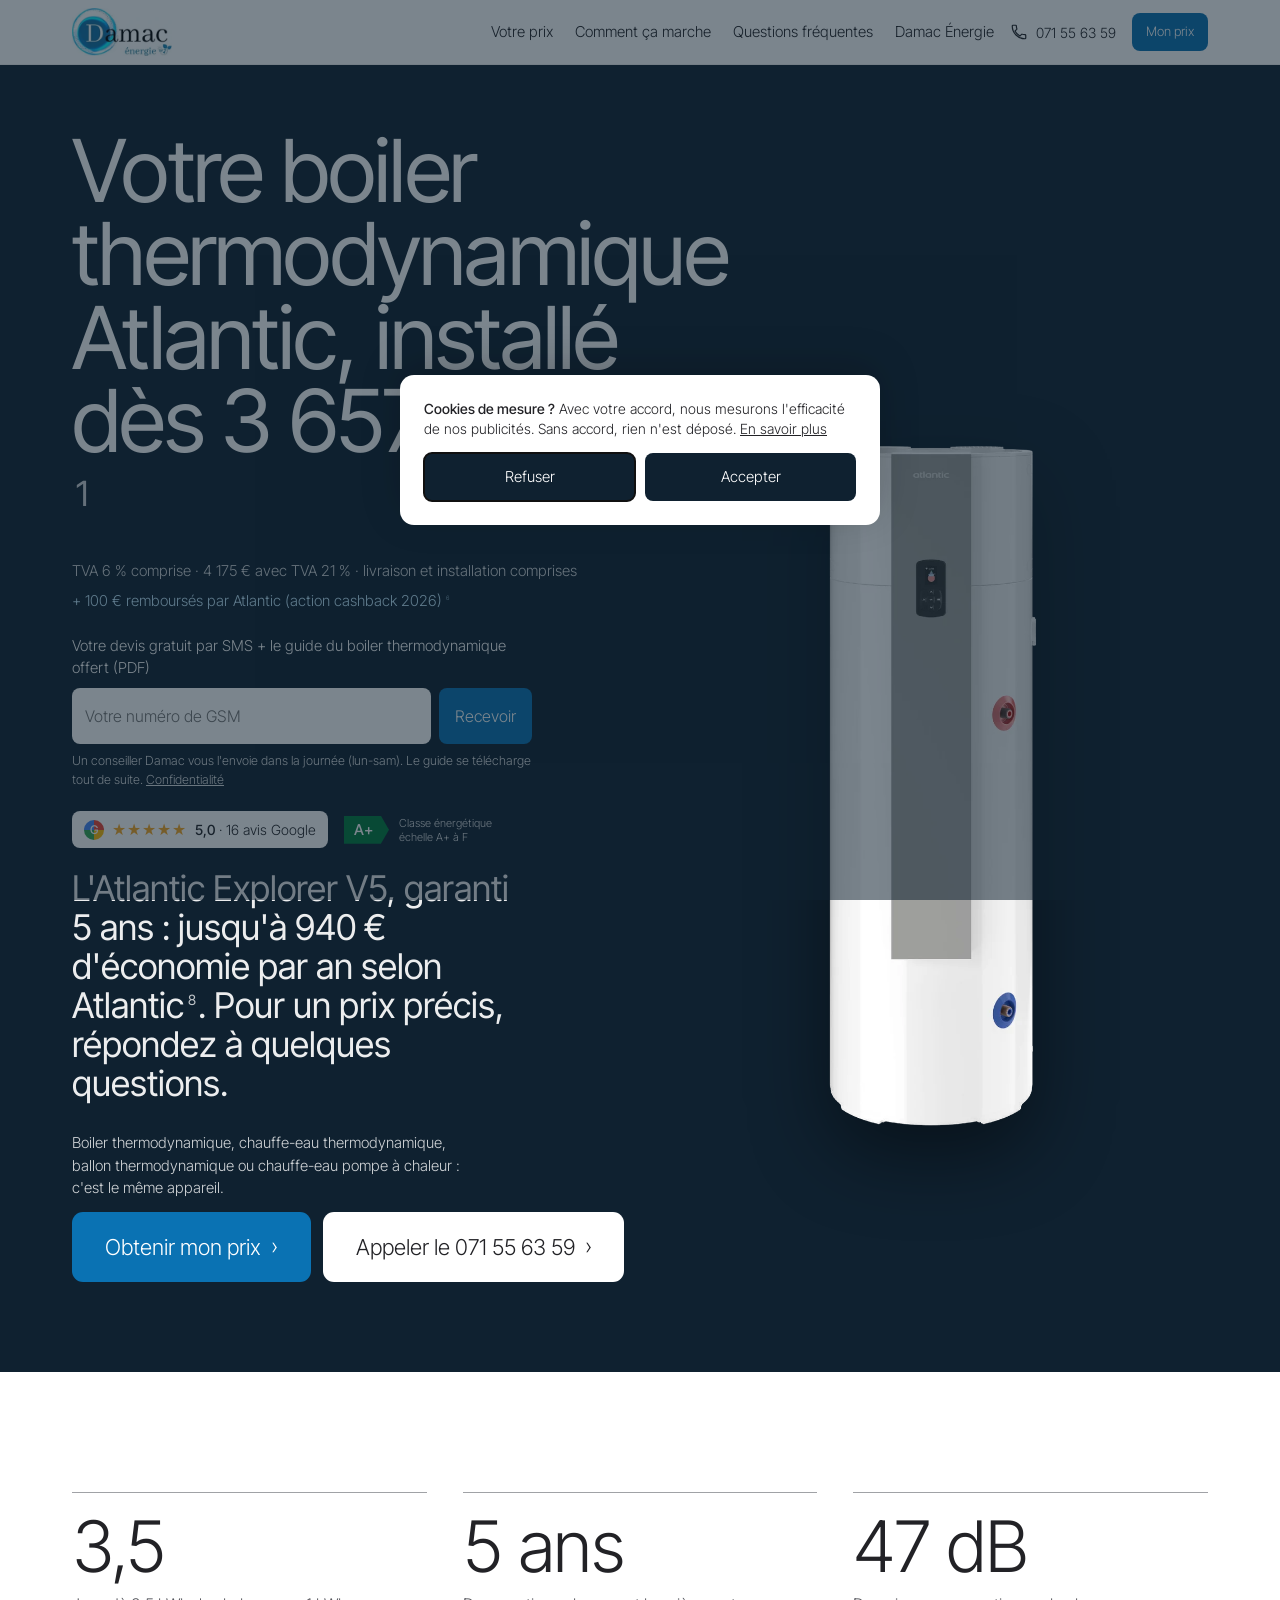
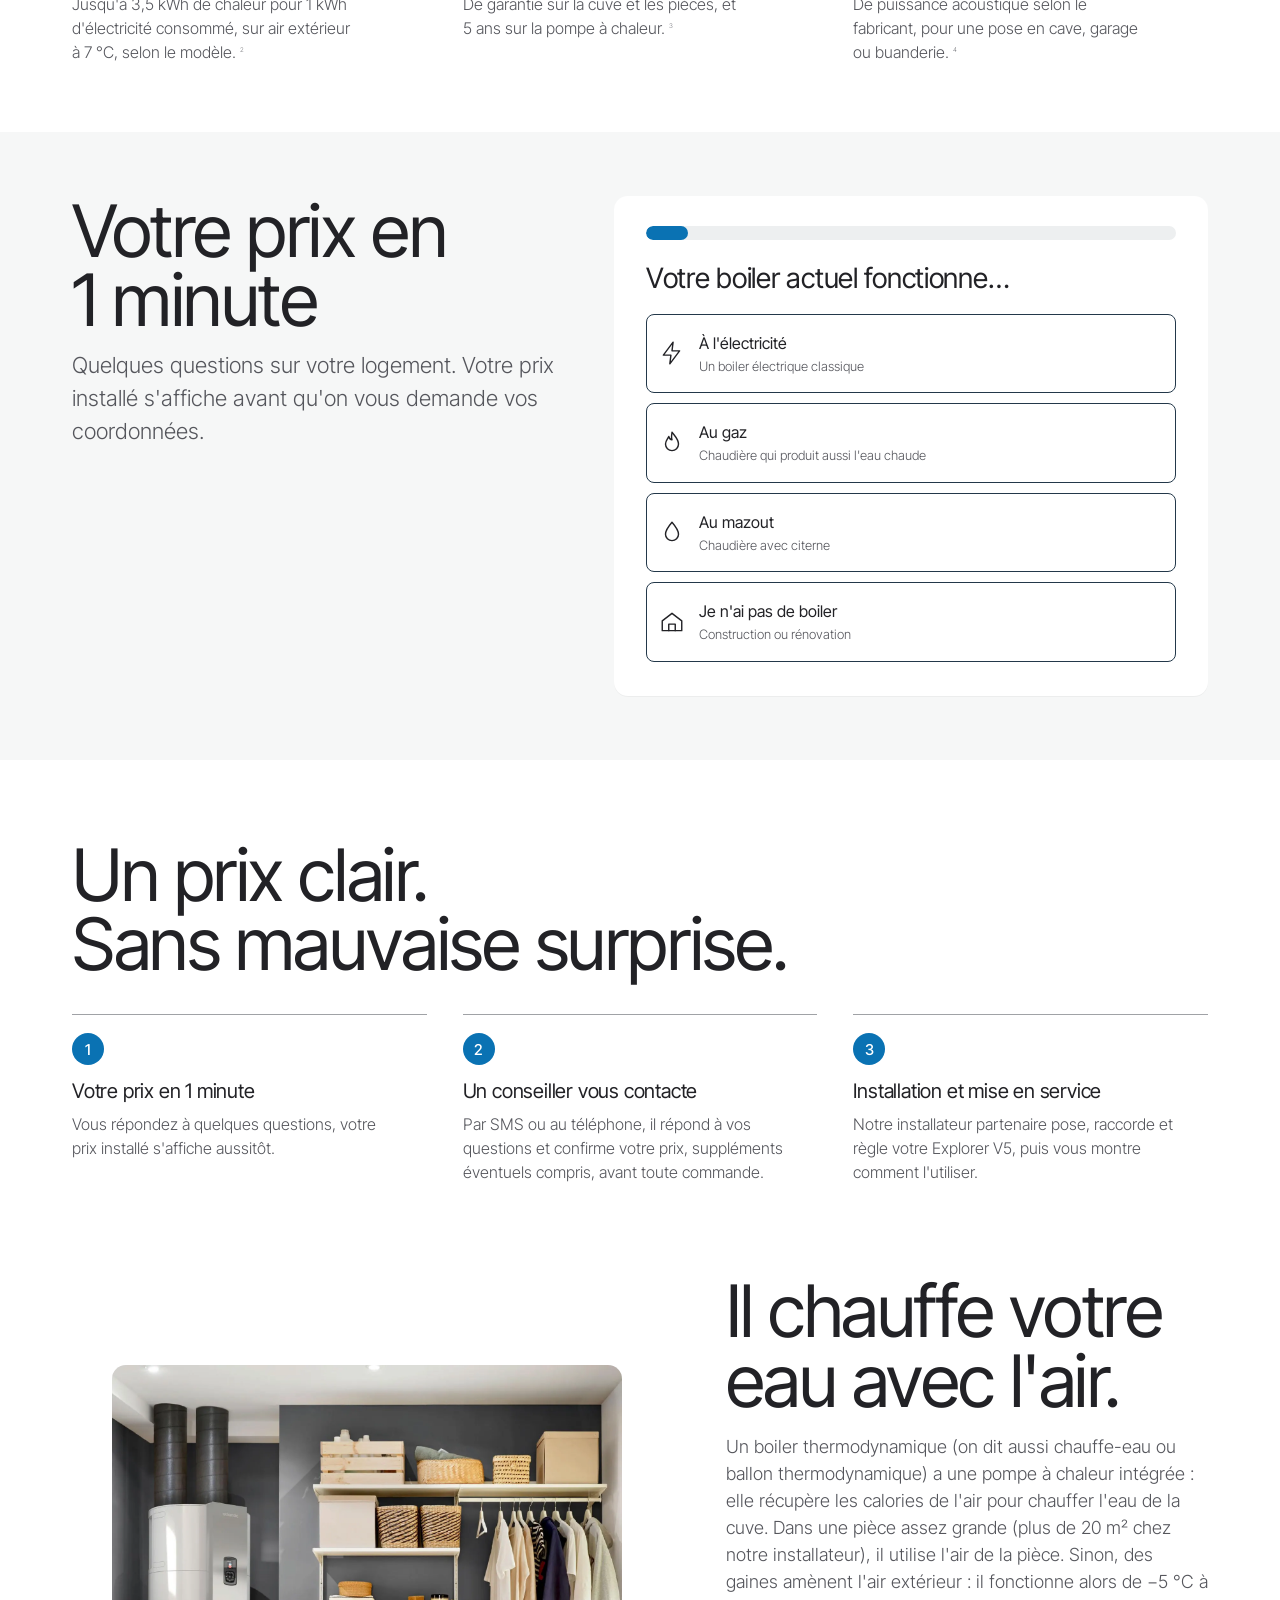
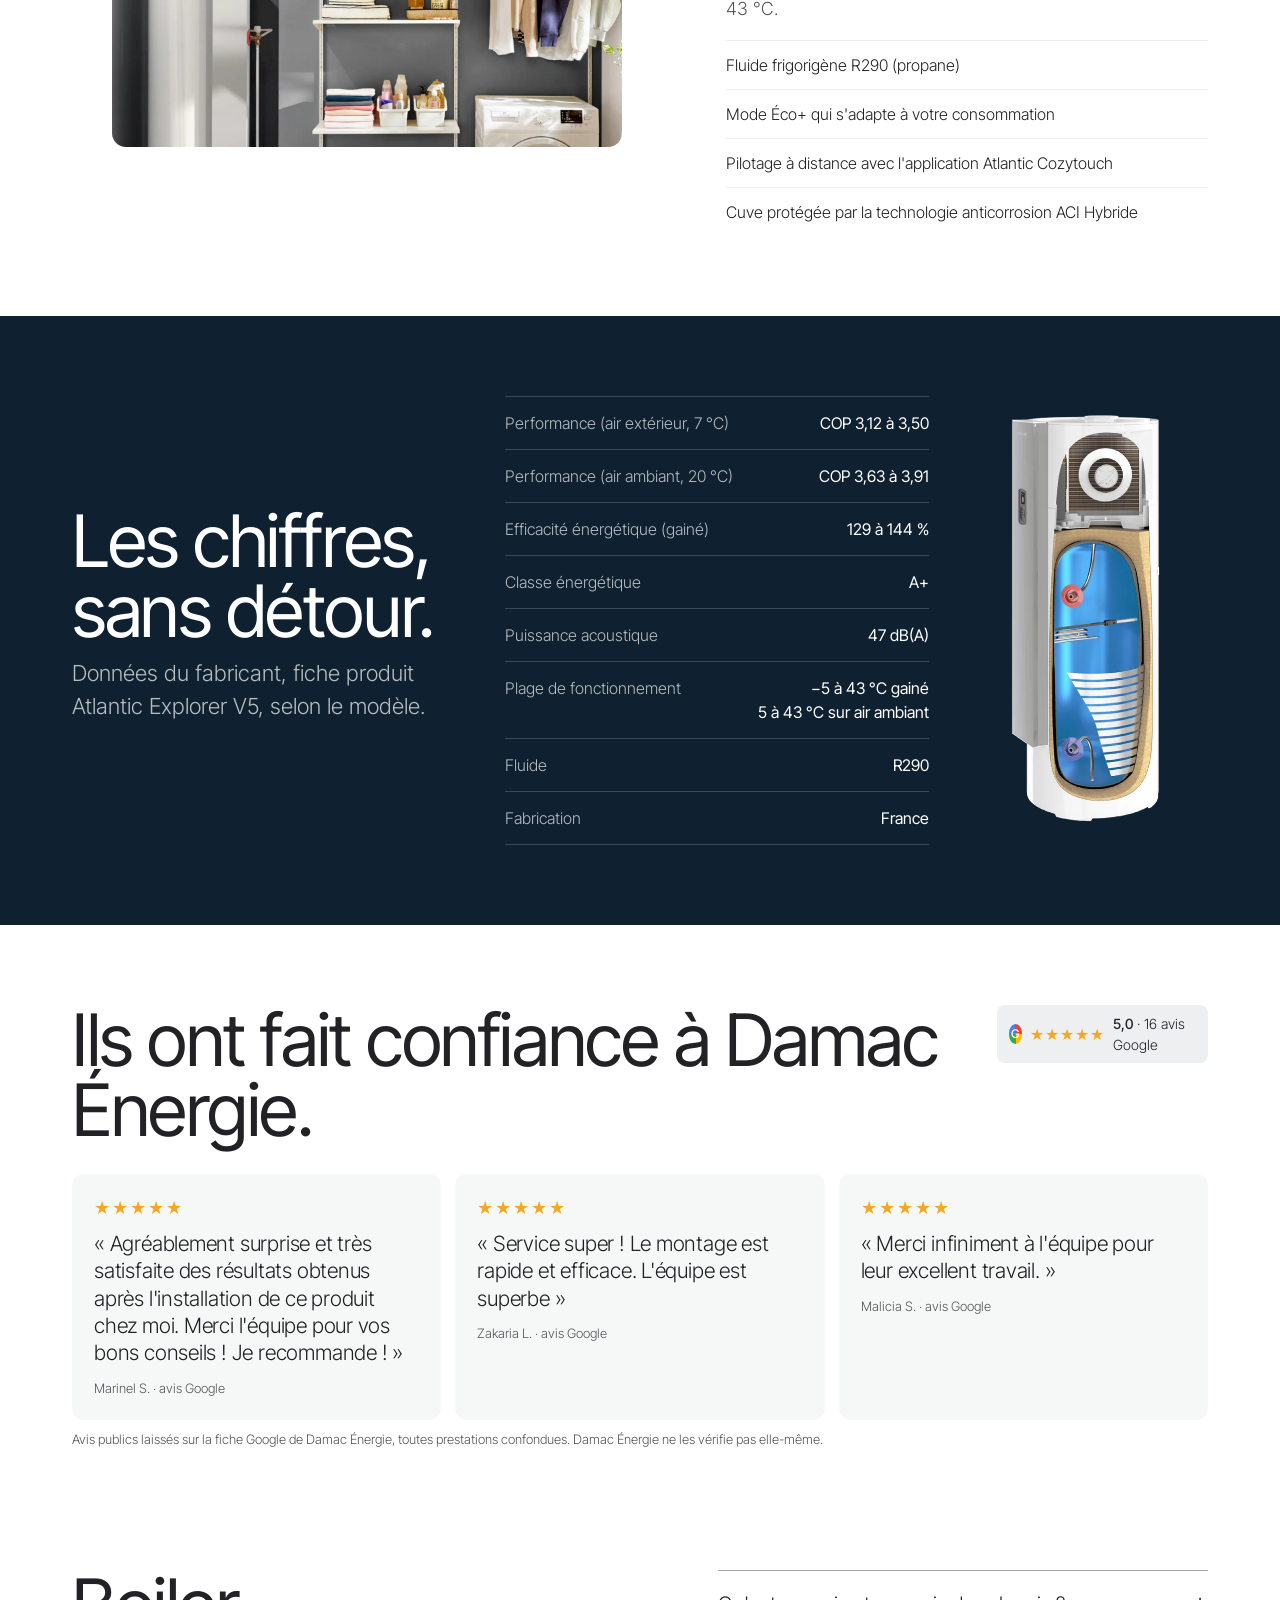
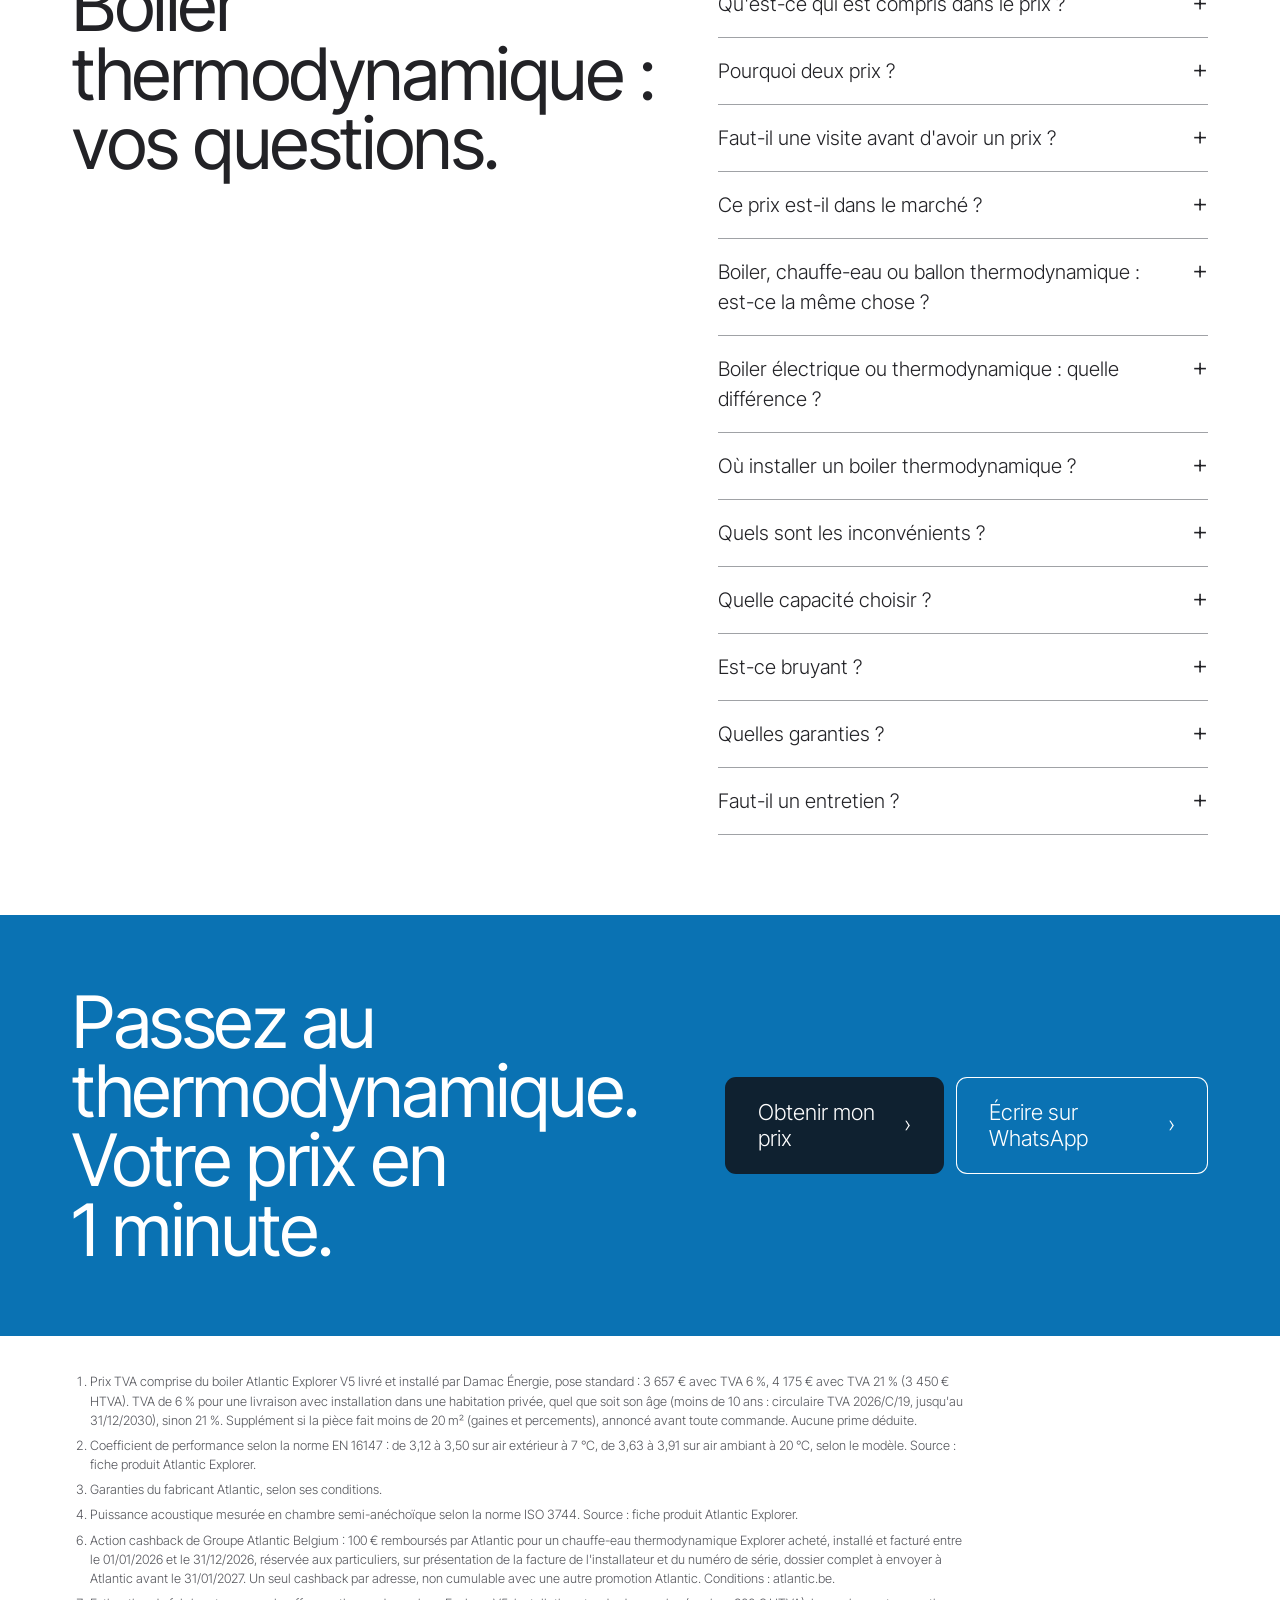
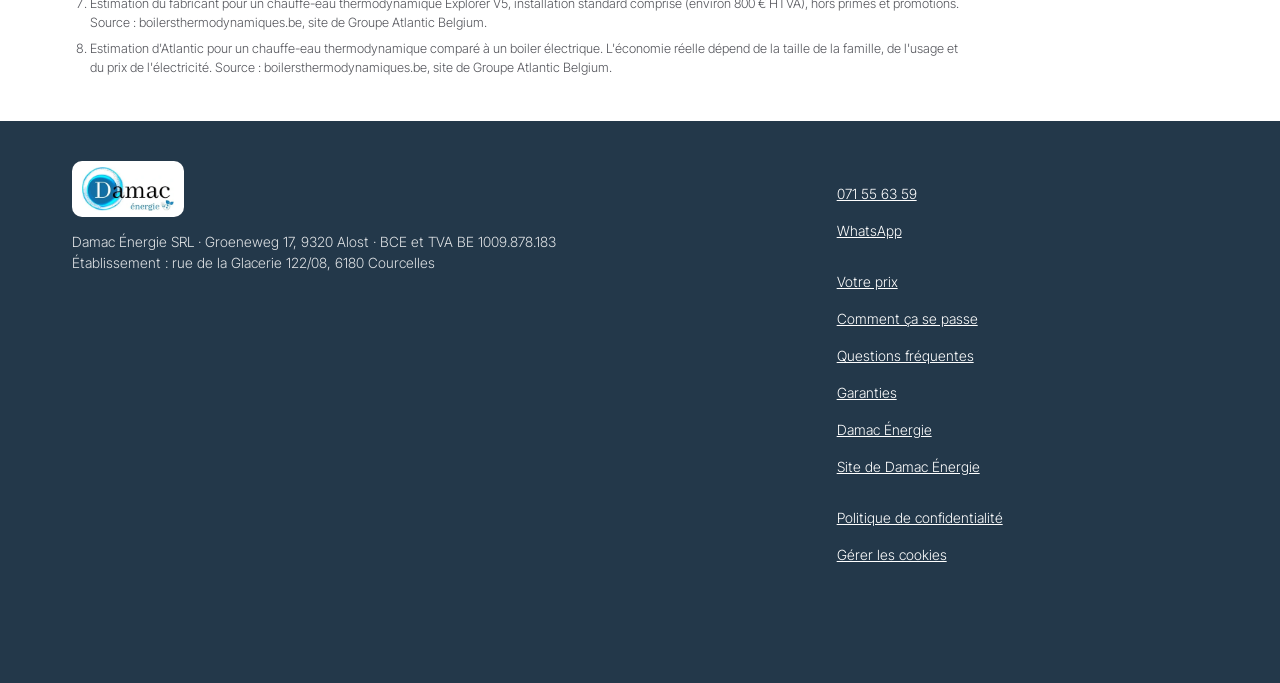
<file: index.html>
<!DOCTYPE html>
<html lang="fr-BE">
<head>
<meta charset="utf-8">
<meta name="viewport" content="width=device-width, initial-scale=1, viewport-fit=cover">
<title>Boiler thermodynamique Atlantic Explorer V5 : prix | Damac</title>
<meta name="description" content="Boiler thermodynamique Atlantic Explorer V5 livré et installé, classe A+, garanti 5 ans. Votre prix en 1 minute. Wallonie, Bruxelles.">
<meta property="og:title" content="Boiler thermodynamique Atlantic Explorer V5 : votre prix en 1 minute">
<meta property="og:description" content="Livré et installé, classe A+, garanti 5 ans. Wallonie et Bruxelles.">
<meta property="og:image" content="https://boiler.damac-energie.be/assets/hero-buanderie-large.jpg">
<meta property="og:type" content="website">
<meta property="og:url" content="https://boiler.damac-energie.be/">
<meta property="og:locale" content="fr_BE">
<meta property="og:site_name" content="Damac Énergie">
<meta name="twitter:card" content="summary_large_image">
<link rel="canonical" href="https://boiler.damac-energie.be/">
<meta name="theme-color" content="#0f2130">
<script type="application/ld+json">
{
  "@context": "https://schema.org",
  "@graph": [
    {
      "@type": "WebSite",
      "@id": "https://boiler.damac-energie.be/#website",
      "url": "https://boiler.damac-energie.be/",
      "name": "Damac Énergie",
      "alternateName": [
        "Damac Energie",
        "Damac"
      ],
      "inLanguage": "fr-BE",
      "publisher": {
        "@id": "https://boiler.damac-energie.be/#entreprise"
      }
    },
    {
      "@type": "WebPage",
      "@id": "https://boiler.damac-energie.be/#webpage",
      "url": "https://boiler.damac-energie.be/",
      "name": "Boiler thermodynamique Atlantic Explorer V5 : prix | Damac",
      "description": "Boiler thermodynamique Atlantic Explorer V5 livré et installé, classe A+, garanti 5 ans. Votre prix en 1 minute. Wallonie, Bruxelles.",
      "inLanguage": "fr-BE",
      "isPartOf": {
        "@id": "https://boiler.damac-energie.be/#website"
      },
      "about": {
        "@id": "https://boiler.damac-energie.be/#entreprise"
      },
      "primaryImageOfPage": {
        "@type": "ImageObject",
        "url": "https://boiler.damac-energie.be/assets/hero-buanderie-large.jpg",
        "width": 1600,
        "height": 1200
      },
      "dateModified": "2026-10-09"
    },
    {
      "@type": "HomeAndConstructionBusiness",
      "@id": "https://boiler.damac-energie.be/#entreprise",
      "name": "Damac Énergie",
      "legalName": "Damac Énergie SRL",
      "vatID": "BE1009878183",
      "url": "https://www.damac-energie.be/",
      "logo": "https://boiler.damac-energie.be/assets/damac-logo.webp",
      "image": "https://boiler.damac-energie.be/assets/damac-logo.webp",
      "telephone": "+32 71 55 63 59",
      "address": {
        "@type": "PostalAddress",
        "streetAddress": "Rue de la Glacerie 122/08",
        "postalCode": "6180",
        "addressLocality": "Courcelles",
        "addressRegion": "Hainaut",
        "addressCountry": "BE"
      },
      "hasMap": "https://www.google.com/maps?cid=14426788627542718822",
      "areaServed": [
        {
          "@type": "AdministrativeArea",
          "name": "Wallonie"
        },
        {
          "@type": "AdministrativeArea",
          "name": "Région de Bruxelles-Capitale"
        }
      ]
    }
  ]
}
</script>
<link rel="preconnect" href="https://fonts.googleapis.com">
<link rel="preconnect" href="https://fonts.gstatic.com" crossorigin>
<link rel="preload" as="style" href="https://fonts.googleapis.com/css2?family=Inter+Tight:wght@300;400;500&display=swap" onload="this.onload=null;this.rel='stylesheet'"><noscript><link rel="stylesheet" href="https://fonts.googleapis.com/css2?family=Inter+Tight:wght@300;400;500&display=swap"></noscript>
<link rel="preload" as="image" href="assets/explorer-v5-detoure.webp" type="image/webp">
<link rel="icon" href="favicon.ico" sizes="48x48">
<link rel="icon" type="image/png" sizes="192x192" href="assets/favicon-192.png">
<link rel="apple-touch-icon" href="assets/apple-touch-icon.png">

<!-- Google Consent Mode v2 : refus par défaut, relecture du choix avant le tag -->
<script>
  window.dataLayer = window.dataLayer || [];
  function gtag(){dataLayer.push(arguments);}
  gtag('consent','default',{ad_storage:'denied',ad_user_data:'denied',ad_personalization:'denied',analytics_storage:'denied',wait_for_update:500});
  gtag('set','url_passthrough',true);
  gtag('set','ads_data_redaction',true);
  try{ if(localStorage.getItem('damac_consent')==='granted'){
    gtag('consent','update',{ad_storage:'granted',ad_user_data:'granted',ad_personalization:'granted',analytics_storage:'granted'});
  }}catch(e){}
  gtag('js', new Date());
  gtag('config','AW-18251567891');
  gtag('config','AW-18251567891/JNy1CIPR4owdEJOmg_9D',{'phone_conversion_number':'071 55 63 59'});
</script>
<script async src="https://www.googletagmanager.com/gtag/js?id=AW-18251567891"></script>

<!-- Microsoft Clarity — refus par défaut -->
<script>
  (function(c,l,a,r,i,t,y){c[a]=c[a]||function(){(c[a].q=c[a].q||[]).push(arguments)};
  t=l.createElement(r);t.async=1;t.src="https://www.clarity.ms/tag/"+i;y=l.getElementsByTagName(r)[0];y.parentNode.insertBefore(t,y);
  })(window,document,"clarity","script","xeqaxxv227");
  clarity('consentv2',{ad_Storage:'denied',analytics_Storage:'denied'});
</script>

<style>
/* Landing Damac Énergie — boiler thermodynamique Atlantic Explorer V5
   Langage visuel calqué sur la référence premium (texte léger, grands titres en graisse normale,
   produit mis en scène sur fond sombre, cartes de choix à filet fin, accent orange), code réécrit. */

:root{
  --ink:#222226;          /* texte principal */
  --ink-2:#55565c;        /* texte secondaire */
  --dark:#0f2130;         /* héros, bouton sombre : bleu nuit, accordé au logo Damac */
  --dark-2:#23384a;       /* pied de page, filets forts */
  --line:#a0a2a6;         /* filets discrets */
  --soft:#edeff0;         /* surfaces claires, piste de progression */
  --paper:#ffffff;
  --paper-2:#f6f7f7;
  --accent:#0a72b3;       /* bleu Damac, texte blanc dessus (contraste 5,2:1) */
  --accent-2:#085e94;
  --accent-light:#7fd3f7; /* cyan du logo, texte sur fond sombre */
  --tint:#eaf5fb;         /* fonds clairs bleutés */
  --tint-ink:#0b4f7a;     /* texte sur fond clair bleuté */
  --ok:#1f7a4d;
  --r:8px;
  --wrap:1200px;
  --display:"Inter Tight", "Inter", Arial, sans-serif;
  --text:"Inter Tight", Arial, sans-serif;   /* Aira n'emploie qu'une police de texte : Inter Tight = même largeur à 1 % près */
}

*{box-sizing:border-box}
html{scroll-behavior:smooth;-webkit-text-size-adjust:100%;overflow-x:clip}
body{overflow-x:clip}
body{margin:0;font-family:var(--text);font-weight:300;font-size:16px;line-height:1.5;color:var(--ink);background:var(--paper)}
img{max-width:100%;height:auto;display:block}
a{color:inherit}
h1,h2,h3{font-family:var(--display);font-weight:400;margin:0;letter-spacing:-.02em}
h1{font-size:clamp(42px,calc(24px + 4.91vw),91px);line-height:.96}   /* Aira : 42,4 px -> 91 px */
h2{font-size:clamp(38px,calc(24.2px + 3.76vw),76px);line-height:1.1}   /* Aira : 38,3 px -> 75,6 px */
h3{font-size:20px;line-height:1.25;letter-spacing:-.01em}
p{margin:0 0 12px}
b,strong{font-weight:500}
sup{font-size:.4em;vertical-align:super;line-height:0;margin-left:2px}
sup a{text-decoration:none;opacity:.8;display:inline-block;padding:6px 4px;margin:-6px -2px}
.wrap{max-width:var(--wrap);margin:0 auto;padding:0 20px}
.nowrap{white-space:nowrap}
.sr{position:absolute;width:1px;height:1px;overflow:hidden;clip:rect(0 0 0 0)}
.sous{font-size:clamp(17px,calc(14.9px + .56vw),22.5px);color:var(--ink-2);max-width:560px}
.aide{font-size:13px;color:var(--ink-2);margin:10px 0 0}
.aide--c{text-align:center}
.err{font-size:14px;color:#a32d2d;margin:10px 0 0}
[hidden]{display:none!important}

/* Bandeau d'aperçu (à retirer avant publication) */
.apercu{background:var(--tint);color:var(--tint-ink);font-size:12px;text-align:center;padding:6px 12px}

/* ---------- Boutons ---------- */
.btn{display:inline-flex;align-items:center;justify-content:center;gap:10px;min-height:48px;padding:12px 20px;border-radius:var(--r);border:0;font:inherit;font-weight:300;font-size:16px;text-decoration:none;cursor:pointer;transition:background .15s,transform .1s}
.btn:active{transform:scale(.98)}
.btn--sm{min-height:38px;padding:8px 14px;font-size:13px}
.btn--lg{line-height:1.2;min-height:clamp(56px,calc(50px + 1.6vw),72px);padding:clamp(16px,calc(13.55px + .653vw),22.5px) clamp(24px,calc(20.3px + .98vw),33.7px);font-size:clamp(16px,calc(13.55px + .653vw),22.5px);border-radius:clamp(8px,calc(6.8px + .33vw),11.25px)}   /* Aira : 16 -> 22,5 px, rayon 8 -> 11,2 */
.btn--full{width:100%}
.btn--accent{background:var(--accent);color:#fff}
.btn--accent:hover{background:var(--accent-2)}
.btn--dark{background:var(--dark);color:#fff}
.btn--dark:hover{background:#000}
.btn--line{background:transparent;color:inherit;box-shadow:inset 0 0 0 1px currentColor}
.chev{font-size:22px;line-height:0;margin-top:-2px}
.lien{background:none;border:0;padding:0;font:inherit;color:inherit;text-decoration:underline;cursor:pointer}

/* ---------- En-tête ---------- */
.nav{position:sticky;top:0;z-index:40;background:rgba(255,255,255,.96);backdrop-filter:saturate(1.4) blur(6px);border-bottom:1px solid rgba(0,0,0,.06)}
.nav__in{display:flex;align-items:center;gap:16px;height:64px}
.logo{display:flex;align-items:center;gap:10px;text-decoration:none;margin-right:auto}
.logo__mark{width:34px;height:34px;border-radius:9px;background:var(--dark);color:var(--accent);display:grid;place-items:center;font-family:var(--display);font-weight:500;font-size:18px}
.logo__txt{font-family:var(--display);font-weight:500;font-size:17px;letter-spacing:-.01em;white-space:nowrap}
.logo--clair .logo__mark{background:#fff;color:var(--dark)}
.logo__img{height:48px;width:auto}
.logo__puce{display:inline-block;background:#fff;border-radius:10px;padding:6px 10px}
.logo__puce .logo__img{height:44px}
.nav__tel{display:flex;align-items:center;gap:8px;text-decoration:none;font-size:14px;white-space:nowrap}
.btn--sm{white-space:nowrap}
@media (max-width:459px){.nav__tel span{display:none}.nav__tel{width:40px;height:40px;justify-content:center;border-radius:50%;box-shadow:inset 0 0 0 1px var(--line)}.nav__in{gap:10px}}
.nav__tel svg{width:18px;height:18px;fill:none;stroke:currentColor;stroke-width:1.6}

/* ---------- Héros (fond sombre, produit en objet) ---------- */
.hero{background:var(--dark);color:#fff;position:relative;z-index:2}
.hero__in{display:grid;grid-template-columns:1fr;gap:8px;padding-top:36px}
.hero h1{max-width:none}
.hero h1 sup a{color:#fff}
.hero__lede{font-size:clamp(22px,calc(17px + 1.44vw),39px);line-height:1.1;max-width:24ch;margin:22px 0 28px;font-weight:400;color:rgba(255,255,255,.92)}
.hero__cta{display:flex;flex-direction:column;gap:12px;max-width:420px}
.hero__img{margin:12px 0 0;position:relative;z-index:3;display:flex;justify-content:center}
.hero__img img{width:min(44vw,220px);filter:drop-shadow(0 30px 40px rgba(0,0,0,.45));margin-bottom:-110px}
.hero .btn--dark{background:#fff;color:var(--ink)}
.hero .btn--dark:hover{background:#f1f1f1}

.note-google{display:inline-flex;align-items:center;gap:8px;background:#fff;color:var(--ink);border-radius:var(--r);padding:8px 12px;font-size:14px;margin-top:22px}
.note-google__g{width:20px;height:20px;border-radius:50%;background:conic-gradient(#ea4335 0 25%,#fbbc05 0 50%,#34a853 0 75%,#4285f4 0);color:#fff;font:500 12px/20px var(--text);text-align:center}
.note-google__stars{color:#f5a623;letter-spacing:1px}
.note-google--clair{background:var(--soft)}

/* Étiquette énergie (flèche de classe + échelle) */
.badges{display:flex;flex-wrap:wrap;align-items:center;gap:10px 16px;margin-top:22px}
.badges .note-google{margin:0}
.energie{display:flex;align-items:center;gap:10px;font-size:11px;line-height:1.3;color:rgba(255,255,255,.85)}
.energie__fleche{display:inline-block;background:#007a3d;color:#fff;font:500 15px/28px var(--text);padding:0 16px 0 10px;clip-path:polygon(0 0,82% 0,100% 50%,82% 100%,0 100%)}
.energie--mini{position:static;display:inline-flex;vertical-align:middle}
.energie--mini .energie__fleche{font-size:12px;line-height:22px;padding:0 12px 0 7px}

/* ---------- Pastille et section prime (masquées automatiquement après le 30/09) ---------- */
.pastille{display:inline-flex;align-items:center;gap:8px;background:rgba(127,211,247,.12);color:var(--accent-light);border:1px solid rgba(127,211,247,.45);border-radius:999px;padding:6px 14px;font-size:13px;text-decoration:none;margin-bottom:18px}
.prime{background:var(--tint);padding:64px 0}
.prime__in{display:grid;gap:22px}
.surtitre{font-size:12px;letter-spacing:.06em;text-transform:uppercase;color:var(--tint-ink);margin-bottom:12px}
.prime .sous{margin:0 0 18px}
.coches.coches--nu{margin:0 0 22px;padding:0;border:0}
.prime .coches li{font-size:16px;margin-bottom:10px}
.offre__tva{font-size:13px;color:var(--ink-2);margin:6px 0 0}
.offre__pose{margin:6px 18px 0;padding:12px 14px;background:var(--paper-2);border-radius:8px;font-size:14px}
.offre__pose b{font-weight:400}
.supps{list-style:none;margin:6px 0 0;padding:0;font-size:13px;color:var(--tint-ink)}
.supps li{margin-top:4px}
a.note-google{text-decoration:none;transition:box-shadow .15s}
a.note-google:hover{box-shadow:0 0 0 2px var(--accent)}

/* ---------- 3 preuves ---------- */
.preuves{padding:150px 0 56px;background:var(--paper);position:relative;z-index:1}
.preuves__grid{display:grid;grid-template-columns:1fr;gap:28px}
.preuve{border-top:1px solid var(--line);padding-top:18px}
.preuve__chiffre{font-family:var(--display);font-size:clamp(44px,calc(30px + 3.2vw),76px);line-height:1;letter-spacing:-.02em;margin-bottom:10px}
.preuve p{color:var(--ink-2);max-width:32ch}

/* ---------- Questionnaire ---------- */
.quiz-sec{background:var(--paper-2);padding:64px 0}
.quiz-sec__head{margin-bottom:26px}
.quiz-sec__head .sous{margin-top:14px}
.quiz{background:#fff;border-radius:14px;padding:22px 18px 26px;max-width:640px;box-shadow:0 1px 0 rgba(0,0,0,.04)}
.quiz__top{display:flex;align-items:center;gap:14px;margin-bottom:22px}
.quiz__back{background:none;border:0;font:inherit;font-size:14px;color:var(--ink-2);cursor:pointer;padding:6px 0}
.quiz__bar{flex:1;height:14px;background:var(--soft);border-radius:999px;overflow:hidden}
.quiz__bar span{display:block;height:100%;width:8%;background:var(--accent);border-radius:999px;transition:width .35s ease}
.q{border:0;margin:0;padding:0;display:none;min-width:0}
.q.is-active{display:block;animation:entre .28s ease}
@keyframes entre{from{opacity:0;transform:translateY(8px)}to{opacity:1;transform:none}}
.q legend{font-family:var(--display);font-weight:400;font-size:28px;line-height:1.2;letter-spacing:-.01em;margin-bottom:18px;padding:0}
.opts{display:grid;gap:10px}
.opts--2{grid-template-columns:1fr 1fr}
.opts--3{grid-template-columns:1fr 1fr 1fr}
.opt{display:flex;align-items:center;gap:14px;width:100%;min-height:61px;padding:16px 12px;background:#fff;border:.8px solid var(--dark-2);border-radius:var(--r);font:inherit;font-weight:300;color:var(--ink);text-align:left;cursor:pointer;transition:background .12s,box-shadow .12s}
.opt:hover{background:var(--paper-2)}
.opt:focus-visible{outline:2px solid var(--accent);outline-offset:2px}
.opt.is-choisi{box-shadow:inset 0 0 0 2px var(--ink);background:#fffaf2}
.opt span{display:flex;flex-direction:column;gap:2px;flex:1}
.opt b{font-weight:400}
.opt small{font-size:13px;color:var(--ink-2)}
.opt--c{justify-content:center;text-align:center}
.opt--c span{align-items:center}
.ico{width:26px;height:26px;flex:none;fill:none;stroke:var(--ink);stroke-width:1.3;stroke-linejoin:round;stroke-linecap:round}
.tag{font-style:normal;font-size:12px;padding:4px 8px;border-radius:6px;background:var(--soft);color:var(--ink-2);white-space:nowrap}
.tag--ok{background:#e4f3ea;color:var(--ok)}
.champ-cp{display:flex;gap:10px;flex-wrap:wrap}
.champ-cp input{flex:1;min-width:140px}
input:not([type=checkbox]){height:56px;padding:0 16px;border:.8px solid var(--dark-2);border-radius:var(--r);font:inherit;font-size:18px;font-weight:300;color:var(--ink);background:#fff;width:100%}
input:focus{outline:2px solid var(--accent);outline-offset:1px}
.champs{display:grid;gap:14px;margin-bottom:16px}
.champs label{display:flex;flex-direction:column;gap:6px;font-size:14px;color:var(--ink-2);min-width:0}
.facult{color:var(--ink-2)}
.case{flex-direction:row!important;align-items:flex-start;gap:10px!important;font-size:13px!important}
.case input{margin-top:2px;width:18px;height:18px;flex:none;accent-color:var(--ink)}
.hp{position:absolute;left:-9999px;width:1px;height:1px}

/* Carte prix (résultat) */
.offre{border:.8px solid var(--dark-2);border-radius:12px;overflow:hidden}
.offre__badge{display:block;background:var(--ink);color:#fff;text-align:center;font-size:13px;letter-spacing:.04em;padding:8px}
.offre__corps{display:grid;grid-template-columns:1fr;gap:10px;padding:18px 18px 6px}
.offre__corps img{display:none}
.offre h3{font-size:17px;margin-bottom:6px}
.offre__prix{font-family:var(--display);font-size:clamp(34px,10vw,44px);line-height:1.05;letter-spacing:-.02em;white-space:nowrap}
.offre__prix small{font-size:16px;color:var(--ink-2)}
.offre__htva{font-size:13px;color:var(--ink-2);margin-top:6px;display:flex;align-items:center;gap:8px;flex-wrap:wrap}
.offre__supp{font-size:13px;background:var(--tint);border-radius:6px;padding:8px 10px;margin:10px 0 0}
.coches{list-style:none;margin:10px 18px 18px;padding:14px 0 0;border-top:1px solid var(--soft)}
.coches li{position:relative;padding-left:26px;margin-bottom:8px;font-size:15px}
.coches li::before{content:"";position:absolute;left:2px;top:6px;width:12px;height:7px;border-left:1.6px solid var(--ok);border-bottom:1.6px solid var(--ok);transform:rotate(-45deg)}
.offre .btn--full{width:calc(100% - 36px);margin:0 18px;padding-left:14px;padding-right:14px}
.offre .btn--full{white-space:normal;text-align:center}
.offre .aide{padding:0 18px 18px}

/* ---------- Étapes ---------- */
.etapes-sec{padding:80px 0}
.etapes{list-style:none;margin:36px 0 0;padding:0;display:grid;gap:28px}
.etapes li{border-top:1px solid var(--line);padding-top:18px}
.etapes__n{display:inline-grid;place-items:center;width:32px;height:32px;border-radius:50%;background:var(--accent);color:#fff;font:500 15px/1 var(--display);margin-bottom:14px}
.etapes h3{margin-bottom:8px}
.etapes p{color:var(--ink-2);max-width:36ch}

/* ---------- Produit en situation ---------- */
.situ{padding:0 0 80px}
.situ__in{display:grid;gap:28px}
.situ__img img{border-radius:14px;width:100%}
.situ__txt p{font-size:18px;color:var(--ink-2);margin:18px 0}
.liste{list-style:none;padding:0;margin:0}
.liste li{border-top:1px solid var(--soft);padding:12px 0;font-size:16px}

/* ---------- Caractéristiques ---------- */
.carac{background:var(--dark);color:#fff;padding:80px 0;overflow:hidden}
.carac .sous{color:rgba(255,255,255,.7);margin-top:12px}
.carac__in{display:grid;gap:28px}
.specs{margin:0;display:grid;grid-template-columns:1fr;border-top:1px solid rgba(255,255,255,.18)}
.specs div{display:flex;justify-content:space-between;gap:16px;padding:14px 0;border-bottom:1px solid rgba(255,255,255,.18)}
.specs dt{color:rgba(255,255,255,.7)}
.specs dd{margin:0;font-weight:400;text-align:right}
.carac__coupe{margin:0;display:flex;justify-content:center}
.carac__coupe img{width:min(55vw,260px)}

/* ---------- Avis ---------- */
.avis{padding:80px 0}
.avis__head{display:flex;flex-direction:column;gap:18px;margin-bottom:30px}
.avis__head .note-google{margin:0;align-self:flex-start}
.avis__grid{display:grid;gap:14px}
.avi{margin:0;background:var(--paper-2);border-radius:12px;padding:22px}
.avi__stars{color:#f5a623;letter-spacing:2px;margin-bottom:10px}
.avi p{font-family:var(--display);font-size:21px;line-height:1.3;letter-spacing:-.01em}
.avi footer{font-size:13px;color:var(--ink-2)}

/* ---------- FAQ ---------- */
.faq{padding:40px 0 80px}
.faq__in{display:grid;gap:26px}
.faq__list details{border-top:1px solid var(--line);padding:18px 0}
.faq__list details:last-child{border-bottom:1px solid var(--line)}
.faq__list summary{font-family:var(--display);font-size:20px;cursor:pointer;list-style:none;display:flex;justify-content:space-between;gap:16px}
.faq__list summary::-webkit-details-marker{display:none}
.faq__list summary::after{content:"+";font-weight:300;font-size:26px;line-height:1}
.faq__list details[open] summary::after{content:"−"}
.faq__list p{color:var(--ink-2);margin:12px 0 0;max-width:62ch}

/* ---------- Dernier appel ---------- */
.exc{background:var(--dark);color:#fff;padding:56px 0}
.exc__in{display:grid;gap:18px}
.exc .surtitre{color:var(--accent-light)}
.exc h2{color:#fff;margin:0}
.exc .sous{color:rgba(255,255,255,.88);margin:0 0 14px}
.exc sup a{color:rgba(255,255,255,.88)}
.exc__chiffre{font-family:var(--display);font-weight:400;font-size:clamp(64px,calc(30px + 6vw),91px);line-height:1;letter-spacing:-.03em;margin:26px 0 8px;color:#fff}
.exc__legende{font-size:14px;color:rgba(255,255,255,.75);margin:0}
.exc__cta{display:flex;flex-direction:column;gap:12px;max-width:420px}
.exc .btn--dark{background:#fff;color:var(--ink)}
.exc .btn--dark:hover{background:#f1f1f1}
.exc__prime{background:rgba(127,211,247,.10);border:1px solid rgba(127,211,247,.4);border-radius:10px;padding:12px 14px;font-size:14px;margin:0 0 20px;color:#fff}
.offre__promo{display:inline-block;background:var(--tint);color:var(--tint-ink);border-radius:6px;padding:4px 10px;font-size:13px;font-weight:500;margin:6px 0 4px}
.final .surtitre{color:#d4effc}
.final{background:var(--accent);color:#fff;padding:72px 0}
.final__in{display:grid;gap:26px}
.final .btn--accent{background:var(--dark);color:#fff}
.final .btn--accent:hover{background:#000}

/* ---------- Notes ---------- */
.notes{padding:36px 0 44px}
.notes ol{margin:0;padding-left:18px;font-size:12.8px;color:var(--ink-2);display:grid;gap:6px;max-width:900px}

/* ---------- Pied ---------- */
.pied{background:var(--dark-2);color:rgba(255,255,255,.85);padding:40px 0 110px;font-size:14px}
.pied__in{display:grid;gap:22px}
.pied p{margin:14px 0 0}
.pied a,.pied .lien{color:#fff;display:inline-block;padding:8px 0}

/* ---------- Barre mobile + cookies ---------- */
.barre{position:fixed;left:0;right:0;bottom:0;z-index:50;display:grid;grid-template-columns:1fr 1fr;gap:10px;padding:10px 14px calc(10px + env(safe-area-inset-bottom));background:rgba(255,255,255,.97);border-top:1px solid rgba(0,0,0,.08);transform:translateY(110%);transition:transform .25s}
.barre.is-on{transform:none}
/* 04/10/2026 : fenêtre à choix, plus une barre (leçon Presto 12/09 : barre discrète = 27 % des contacts comptés, fenêtre = 90 %) ;
   deux boutons strictement identiques, aucun préféré (APD / EDPB) */
.cookie{position:fixed;inset:0;z-index:70;display:flex;align-items:flex-end;justify-content:center;background:rgba(15,33,48,.55)}
.cookie__boite{width:100%;max-width:480px;background:#fff;color:var(--ink);border-radius:16px 16px 0 0;padding:20px 16px calc(16px + env(safe-area-inset-bottom));box-shadow:0 -10px 40px rgba(0,0,0,.2);font-size:14px;line-height:1.45}
.cookie p{margin:0 0 14px}
.cookie__btns{display:grid;grid-template-columns:1fr 1fr;gap:10px}
.cookie .btn{width:100%;min-height:48px;padding:8px 12px;font-size:15px}

/* ---------- Tablette et bureau ---------- */
@media (min-width:760px){
  h2{line-height:.96}
  .wrap{padding:0 32px}
  .hero__cta{flex-direction:row;max-width:none}
  .preuves__grid{grid-template-columns:repeat(3,1fr);gap:36px}
  .quiz{padding:30px 32px 34px}
  .offre__corps{grid-template-columns:64px 1fr;gap:16px;align-items:center}
  .offre__corps img{display:block;width:64px}
  .etapes{grid-template-columns:repeat(3,1fr);gap:36px}
  .avis__grid{grid-template-columns:repeat(3,1fr)}
  .avis__head{flex-direction:row;justify-content:space-between;align-items:flex-end}
  .pied__in{grid-template-columns:2fr 1fr}
  .barre{display:none}
  .cookie{align-items:center}
  .cookie__boite{border-radius:14px;padding:24px}
}
@media (min-width:1024px){
  .hero__in{grid-template-columns:1.15fr .85fr;align-items:center;padding-top:64px;padding-bottom:0}
  .hero__txt{padding-bottom:90px}
  .hero__img img{width:270px;margin-bottom:-60px}
  .hero h1{max-width:13ch}
  .preuves{padding-top:120px}
  .prime__in{grid-template-columns:1fr 1fr;gap:64px;align-items:start}
  .quiz-sec .wrap{display:grid;grid-template-columns:.9fr 1.1fr;gap:56px;align-items:start}
  .quiz-sec__head{position:sticky;top:100px}
  .situ__in{grid-template-columns:1.1fr .9fr;align-items:center;gap:64px}
  .carac__in{grid-template-columns:1fr 1.1fr .6fr;align-items:center;gap:48px}
  .faq__in{grid-template-columns:.8fr 1.2fr;gap:64px}
  .final__in{grid-template-columns:1.3fr 1fr;align-items:center}
  .exc__in{grid-template-columns:1fr 1fr;gap:64px;align-items:start}
  .final .hero__cta{justify-content:flex-end}
}
@media (prefers-reduced-motion:reduce){*{animation:none!important;transition:none!important;scroll-behavior:auto!important}}
.toast{position:fixed;left:50%;bottom:24px;transform:translateX(-50%);z-index:60;background:var(--dark);color:#fff;padding:14px 20px;border-radius:10px;box-shadow:0 12px 40px rgba(0,0,0,.25);font-size:17px;max-width:calc(100% - 32px)}
.toast b{font-weight:500;white-space:nowrap}
.hero__tva{font-size:15px;color:rgba(255,255,255,.8);margin:14px 0 0}

/* 02/10/2026 — contrôle petits téléphones (leçon Azdine : bouton WhatsApp invisible sur petit écran)
   · barre du bas : 3 actions (prix, WhatsApp, appel) au lieu de 2 ; WhatsApp n'était qu'en bas de page
   · 320-359 px : le titre débordait de 18 px (« thermodynamique » et « TVAC » coupés) */
.barre{grid-template-columns:1fr 1fr 1fr;gap:8px;padding-left:10px;padding-right:10px}
.barre .btn{padding-left:6px;padding-right:6px;white-space:nowrap;justify-content:center}
@media (max-width:359px){h1{font-size:34px}h2{font-size:31px}.hero__txt{min-width:0}.faq__in{grid-template-columns:minmax(0,1fr)}.barre .btn{font-size:14px}}

/* 03/10/2026 — navigation (Google pénalise les pages « piège » sans navigation, FONDAMENTAUX §9.6) + synonymes */
.nav__liens{display:none;gap:22px;margin-left:auto;font-size:15px}
.nav__liens a{color:var(--ink);text-decoration:none}
.nav__liens a:hover{text-decoration:underline}
@media (min-width:1000px){.nav__liens{display:flex}.nav__liens + .nav__tel{margin-left:0}}
.hero__syn{font-size:15px;opacity:.8;margin-top:10px;max-width:46ch}

/* ---------- Sous-pages (cibles des liens annexes, 04/10/2026) ---------- */
.ptete{background:var(--dark);color:#fff;padding:44px 0 48px}
.ptete h1{font-size:clamp(34px,calc(20px + 3.6vw),68px);line-height:1.04;max-width:20ch}
.ptete .sous{color:rgba(255,255,255,.8);margin:18px 0 26px}
.ptete .surtitre{color:#d4effc}
.ptete sup{font-size:.6em}
.bloc{padding:56px 0}
.bloc h2{font-size:clamp(30px,calc(20px + 2.6vw),52px);margin-bottom:16px}
.bloc p{max-width:62ch;color:var(--ink-2)}
.bloc .coches{margin:10px 0 0;padding:0;border:0}
.bloc .coches li{font-size:16px}
.bloc--clair{background:var(--paper-2)}
.bloc__h2b{margin-top:40px}
@media (max-width:359px){.ptete h1{font-size:30px}}

/* ---------- Capture rapide « offre par SMS » (07/10/2026 : 85 % partaient sans toucher au quiz) ---------- */
.rapide{margin:22px 0 0;max-width:460px}
.rapide__t{margin:0 0 8px;font-size:15px;color:inherit}
.rapide__champ{display:flex;gap:8px}
.rapide__champ input{flex:1;min-width:0;min-height:48px;padding:10px 12px;border-radius:var(--r);border:1px solid rgba(255,255,255,.35);background:#fff;color:var(--ink);font:inherit;font-size:16px}
.rapide__champ .btn{flex:0 0 auto;min-height:48px;padding:10px 16px}
.rapide__aide{font-size:12.5px;margin:8px 0 0;opacity:.85}
.rapide__aide a{color:inherit}
.hero .rapide .err,.ptete .rapide .err{color:#ffc2c2}
.rapide--clair{margin:4px 18px 14px;padding:14px;background:var(--tint);border-radius:10px;max-width:none}
.rapide--clair .rapide__t{font-size:16px}
.rapide--clair .rapide__champ input{border-color:var(--line)}
.offre__ferme{font-size:14px;color:var(--ok);margin:6px 0 0}
.lien--c{display:block;margin:4px auto 18px;font-size:14px;color:var(--ink-2)}

/* ---------- Cashback Atlantic 2026 (08/10/2026) ---------- */
.hero__cashback{margin:8px 0 0;font-size:15px;color:#bfe6fb}
.hero__cashback sup a,.offre__cashback sup a{color:inherit}
.offre__cashback{margin:6px 0 0;font-size:14px;color:var(--ok)}

</style>
</head>
<body>
<!-- Cookies : fenêtre à choix (feuille en bas sur mobile, boîte centrée sur ordinateur), deux boutons identiques (04/10/2026) -->
<div class="cookie" id="cookie" role="dialog" aria-modal="true" aria-labelledby="cookie-t">
  <div class="cookie__boite">
    <p id="cookie-t"><b>Cookies de mesure&nbsp;?</b> Avec votre accord, nous mesurons l'efficacité de nos publicités. Sans accord, rien n'est déposé. <a href="politique-confidentialite.html">En savoir plus</a></p>
    <div class="cookie__btns">
      <button type="button" class="btn btn--dark" id="cookie-no">Refuser</button>
      <button type="button" class="btn btn--dark" id="cookie-ok">Accepter</button>
    </div>
  </div>
</div>
<script>try{if(localStorage.getItem("damac_consent"))document.getElementById("cookie").hidden=true}catch(e){}</script>


<!-- ============ En-tête ============ -->
<header class="nav">
  <div class="wrap nav__in">
    <a class="logo" href="#haut" aria-label="Damac Énergie, retour en haut">
      <img class="logo__img" src="assets/damac-logo.webp" alt="Damac Énergie" width="250" height="120">
    </a>
    <nav class="nav__liens" aria-label="Navigation">
      <a href="#prix">Votre prix</a><a href="#etapes">Comment ça marche</a><a href="#faq">Questions fréquentes</a><a href="https://www.damac-energie.be/">Damac Énergie</a>
    </nav>
    <a class="nav__tel" href="tel:+3271556359" aria-label="Appeler le 071 55 63 59"><svg viewBox="0 0 24 24" aria-hidden="true"><path d="M6.6 10.8a15.1 15.1 0 0 0 6.6 6.6l2.2-2.2c.3-.3.7-.4 1-.2 1.1.4 2.3.6 3.6.6.6 0 1 .4 1 1V20c0 .6-.4 1-1 1A17 17 0 0 1 3 4c0-.6.4-1 1-1h3.5c.6 0 1 .4 1 1 0 1.3.2 2.5.6 3.6.1.3 0 .7-.2 1l-2.3 2.2z"/></svg><span>071 55 63 59</span></a>
    <a class="btn btn--accent btn--sm" href="#prix" data-scroll="prix">Mon prix</a>
  </div>
</header>

<main id="haut">

<!-- ============ Héros ============ -->
<section class="hero">
  <div class="wrap hero__in">
    <div class="hero__txt">
      
      <h1>Votre boiler thermodynamique Atlantic, installé dès <span class="nowrap"><span class="js-prix-6">3 657 €</span> TVAC</span><sup><a href="#n1">1</a></sup></h1>
      <p class="hero__tva">TVA 6&nbsp;% comprise · <span class="js-prix-21">4 175 €</span> avec TVA 21&nbsp;% · livraison et installation comprises</p>
      <p class="hero__cashback">+ 100&nbsp;€ remboursés par Atlantic (action cashback 2026)<sup><a href="#n6">6</a></sup></p>
      <!-- capture légère : un seul champ -->
      <form class="rapide" data-origine="haut de page" novalidate>
        <p class="rapide__t">Votre devis gratuit par SMS + le guide du boiler thermodynamique offert (PDF)</p>
        <div class="rapide__champ">
          <input type="tel" name="tel_rapide" inputmode="tel" autocomplete="tel" placeholder="Votre numéro de GSM" aria-label="Votre numéro de téléphone">
          <button type="submit" class="btn btn--accent">Recevoir</button>
        </div>
        <p class="rapide__aide">Un conseiller Damac vous l'envoie dans la journée (lun-sam). Le guide se télécharge tout de suite. <a href="politique-confidentialite.html">Confidentialité</a></p>
        <p class="err" role="alert" hidden></p>
      </form>
      <div class="badges">
        <a class="note-google" href="https://www.google.com/maps?cid=14426788627542718822" target="_blank" rel="noopener" aria-label="Voir les avis Google de Damac Énergie (nouvel onglet)"><span class="note-google__g" aria-hidden="true">G</span><span class="note-google__stars" aria-hidden="true">★★★★★</span><span><b class="js-note">5,0</b> · <span class="js-nb-avis">16</span> avis Google</span></a>
        <div class="energie" aria-label="Classe énergétique A+, sur une échelle de A+ à F"><span class="energie__fleche">A+</span><span>Classe énergétique<br>échelle A+ à F</span></div>
      </div>
      <p class="hero__lede">L'Atlantic Explorer V5, garanti 5&nbsp;ans&nbsp;: jusqu'à 940&nbsp;€ d'économie par an selon Atlantic<sup><a href="#n8">8</a></sup>. Pour un prix précis, répondez à quelques questions.</p>
      <p class="hero__syn">Boiler thermodynamique, chauffe-eau thermodynamique, ballon thermodynamique ou chauffe-eau pompe à chaleur&nbsp;: c'est le même appareil.</p>
      <div class="hero__cta">
        <a class="btn btn--accent btn--lg" href="#prix" data-scroll="prix">Obtenir mon prix <span class="chev" aria-hidden="true">›</span></a>
        <a class="btn btn--dark btn--lg" href="tel:+3271556359">Appeler le 071 55 63 59 <span class="chev" aria-hidden="true">›</span></a>
      </div>
    </div>
    <figure class="hero__img">
      <picture>
        <source srcset="assets/explorer-v5-detoure.webp" type="image/webp">
        <img src="assets/explorer-v5-detoure.webp" alt="Chauffe-eau thermodynamique Atlantic Explorer V5" width="520" height="1353" fetchpriority="high">
      </picture>
    </figure>
  </div>
</section>

<!-- ============ 3 preuves ============ -->
<section class="preuves">
  <div class="wrap preuves__grid">
    <div class="preuve">
      <div class="preuve__chiffre">3,5</div>
      <p>Jusqu'à 3,5&nbsp;kWh de chaleur pour 1&nbsp;kWh d'électricité consommé, sur air extérieur à 7&nbsp;°C, selon le modèle.<sup><a href="#n2">2</a></sup></p>
    </div>
    <div class="preuve">
      <div class="preuve__chiffre">5 ans</div>
      <p>De garantie sur la cuve et les pièces, et 5&nbsp;ans sur la pompe à chaleur.<sup><a href="#n3">3</a></sup></p>
    </div>
    <div class="preuve">
      <div class="preuve__chiffre">47 dB</div>
      <p>De puissance acoustique selon le fabricant, pour une pose en cave, garage ou buanderie.<sup><a href="#n4">4</a></sup></p>
    </div>
  </div>
</section>

<!-- ============ Offre exceptionnelle (texte Damac 25/09) : retirée automatiquement après le 30/09 23h59 ============ -->


<!-- ============ Prime : affichée jusqu'au 30/09 23h59, puis masquée automatiquement ============ -->


<!-- ============ Questionnaire (1re question visible sans clic) ============ -->
<section class="quiz-sec" id="prix">
  <div class="wrap">
    <div class="quiz-sec__head">
      <h2>Votre prix en 1&nbsp;minute</h2>
      <p class="sous">Quelques questions sur votre logement. Votre prix installé s'affiche avant qu'on vous demande vos coordonnées.</p>
    </div>

    <form class="quiz" id="lead-form" data-produit="Boiler thermodynamique Atlantic Explorer V5" novalidate>
      <div class="quiz__top">
        <button type="button" class="quiz__back" id="quiz-back" hidden aria-label="Question précédente">‹ Retour</button>
        <div class="quiz__bar" role="progressbar" aria-valuemin="0" aria-valuemax="100" aria-valuenow="0" aria-label="Progression"><span id="quiz-fill"></span></div>
      </div>

      <fieldset class="q is-active" data-key="boiler_actuel">
        <legend>Votre boiler actuel fonctionne…</legend>
        <div class="opts">
          <button type="button" class="opt" data-value="Électrique"><svg class="ico" viewBox="0 0 24 24" aria-hidden="true"><path d="M13 2 4 14h7l-1 8 9-12h-7z"/></svg><span><b>À l'électricité</b><small>Un boiler électrique classique</small></span></button>
          <button type="button" class="opt" data-value="Gaz"><svg class="ico" viewBox="0 0 24 24" aria-hidden="true"><path d="M12 2c3 4 6 6.5 6 11a6 6 0 0 1-12 0c0-3 2-5 3-7 .5 2 1.5 3 3 3-1-3 0-5 0-7z"/></svg><span><b>Au gaz</b><small>Chaudière qui produit aussi l'eau chaude</small></span></button>
          <button type="button" class="opt" data-value="Mazout"><svg class="ico" viewBox="0 0 24 24" aria-hidden="true"><path d="M12 3s6 7 6 11a6 6 0 0 1-12 0c0-4 6-11 6-11z"/></svg><span><b>Au mazout</b><small>Chaudière avec citerne</small></span></button>
          <button type="button" class="opt" data-value="Pas de boiler"><svg class="ico" viewBox="0 0 24 24" aria-hidden="true"><path d="M3 11 12 4l9 7v9H3z"/><path d="M9 20v-6h6v6"/></svg><span><b>Je n'ai pas de boiler</b><small>Construction ou rénovation</small></span></button>
        </div>
      </fieldset>

      <fieldset class="q" data-key="emplacement">
        <legend>Où installer le nouveau boiler&nbsp;?</legend>
        <div class="opts">
          <button type="button" class="opt" data-value="Même emplacement"><svg class="ico" viewBox="0 0 24 24" aria-hidden="true"><path d="M20 6 9 17l-5-5"/></svg><span><b>À la même place</b><small>Le cas le plus courant</small></span><em class="tag tag--ok">Le plus simple</em></button>
          <button type="button" class="opt" data-value="Autre pièce" data-supp="Déplacement dans une autre pièce"><svg class="ico" viewBox="0 0 24 24" aria-hidden="true"><path d="M5 12h14M13 6l6 6-6 6"/></svg><span><b>Dans une autre pièce</b><small>Raccordements supplémentaires</small></span><em class="tag">Supplément</em></button>
        </div>
      </fieldset>

      <fieldset class="q" data-key="surface">
        <legend>La pièce fait…</legend>
        <div class="opts">
          <button type="button" class="opt" data-value="Plus de 20 m²"><svg class="ico" viewBox="0 0 24 24" aria-hidden="true"><rect x="3" y="3" width="18" height="18" rx="2"/></svg><span><b>Plus de 20&nbsp;m²</b><small>Il fonctionne sur l'air de la pièce</small></span><em class="tag tag--ok">Le plus simple</em></button>
          <button type="button" class="opt" data-value="Moins de 20 m²" data-supp="Pièce de moins de 20 m² : gaines vers l'extérieur et carottages"><svg class="ico" viewBox="0 0 24 24" aria-hidden="true"><rect x="7" y="7" width="10" height="10" rx="2"/></svg><span><b>Moins de 20&nbsp;m²</b><small>Gaines vers l'extérieur&nbsp;: percements nécessaires</small></span><em class="tag">Supplément</em></button>
          <button type="button" class="opt" data-value="Surface inconnue"><svg class="ico" viewBox="0 0 24 24" aria-hidden="true"><circle cx="12" cy="12" r="9"/><path d="M9.5 9.5a2.5 2.5 0 1 1 3.5 2.3c-.6.3-1 .8-1 1.5M12 17h.01"/></svg><span><b>Je ne sais pas</b><small>Le conseiller vous aidera à le savoir</small></span></button>
        </div>
      </fieldset>

      <fieldset class="q" data-key="personnes">
        <legend>Combien êtes-vous à la maison&nbsp;?</legend>
        <div class="opts opts--3">
          <button type="button" class="opt opt--c" data-value="1-2 personnes"><span><b>1 ou 2</b></span></button>
          <button type="button" class="opt opt--c" data-value="3-4 personnes"><span><b>3 ou 4</b></span></button>
          <button type="button" class="opt opt--c" data-value="5 personnes ou plus"><span><b>5 et plus</b></span></button>
        </div>
        <p class="aide">Pour vous conseiller la capacité adaptée à votre foyer.</p>
      </fieldset>

      

      <fieldset class="q" data-key="code_postal">
        <legend>Le code postal du logement</legend>
        <div class="champ-cp">
          <input id="cp" name="code_postal" inputmode="numeric" autocomplete="postal-code" maxlength="4" placeholder="6000" aria-describedby="cp-aide">
          <button type="button" class="btn btn--accent btn--lg" id="voir-prix">Voir mon prix <span class="chev" aria-hidden="true">›</span></button>
        </div>
        <p class="aide" id="cp-aide">Nous intervenons en Wallonie et à Bruxelles.</p>
        <p class="err" id="cp-err" role="alert" hidden></p>
      </fieldset>

      <!-- Résultat : le prix de l'appareil AVANT les coordonnées -->
      <fieldset class="q q--prix" data-key="resultat">
        <legend class="sr">Votre prix</legend>
        <div class="offre">
          <span class="offre__badge">Votre prix</span>
          <div class="offre__corps">
            <img src="assets/explorer-v5-detoure.webp" alt="" width="120" height="312" loading="lazy">
            <div>
              <h3>Atlantic Explorer V5</h3>
              <div class="offre__prix"><span id="offre-des">dès </span><span class="js-prix-6">3 657 €</span> <small>TVAC</small><sup><a href="#n1">1</a></sup></div>
              <p class="offre__ferme" id="offre-ferme" hidden>Pose standard comprise&nbsp;: aucun supplément d'après vos réponses. Prix confirmé par un conseiller avant toute commande.</p>
              
              <div class="offre__htva">Livraison et installation comprises · <span class="energie energie--mini"><span class="energie__fleche">A+</span></span></div>
              <p class="offre__tva">TVA 6&nbsp;% comprise. Avec TVA 21&nbsp;%&nbsp;: <span class="js-prix-21">4 175 €</span>. Soit <span class="js-prix">3 450 €</span> HTVA.</p>
              <p class="offre__cashback">Puis 100&nbsp;€ remboursés par Atlantic (cashback 2026)<sup><a href="#n6">6</a></sup></p>
            </div>
          </div>
          <div class="offre__pose">
            <b>Pose standard comprise, confirmée par un conseiller.</b>
            <ul class="supps" id="offre-supps"></ul>
          </div>
          <ul class="coches">
            <li>La capacité adaptée à votre foyer</li>
            <li>Garanties 5&nbsp;ans cuve et pièces, 5&nbsp;ans pompe à chaleur</li>
            <li>Prix de l'installation donné avant toute commande</li>
            <li id="coche-prime" hidden>Prime Habitation&nbsp;: nous vérifions avec vous si c'est encore possible</li>
          </ul>
          <!-- geste principal = un seul champ ; l'appel en second -->
          <div class="rapide rapide--clair" data-origine="écran du prix">
            <p class="rapide__t">Recevez votre devis gratuit par SMS (+ le guide PDF offert)</p>
            <div class="rapide__champ">
              <input type="tel" name="tel_rapide" inputmode="tel" autocomplete="tel" placeholder="Votre numéro de GSM" aria-label="Votre numéro de téléphone">
              <button type="button" class="btn btn--accent rapide__envoi">Recevoir</button>
            </div>
            <p class="rapide__aide">Un conseiller Damac vous l'envoie dans la journée (lun-sam), sans engagement. <a href="politique-confidentialite.html" target="_blank" rel="noopener">Confidentialité</a></p>
            <p class="err" role="alert" hidden></p>
          </div>
          <a class="btn btn--line btn--lg btn--full" href="tel:+3271556359">Appeler un conseiller&nbsp;: 071 55 63 59 <span class="chev" aria-hidden="true">›</span></a>
          <p class="aide aide--c">Gratuit et sans engagement&nbsp;: votre prix exact, suppléments éventuels compris, avant toute commande.</p>
          <button type="button" class="lien lien--c" id="reserver">Je préfère être rappelé par un conseiller</button>
        </div>
      </fieldset>

      <!-- Coordonnées, seulement maintenant -->
      <fieldset class="q" data-key="contact">
        <legend>Où vous rappeler&nbsp;?</legend>
        <div class="champs">
          <label><span>Prénom et nom</span><input id="nom" name="nom" autocomplete="name" required></label>
          <label><span>Téléphone</span><input id="tel" name="telephone" type="tel" inputmode="tel" autocomplete="tel" placeholder="0484 12 34 56" required></label>
          <label><span>E-mail <span class="facult">(facultatif)</span></span><input id="email" name="email" type="email" autocomplete="email"></label>
          <label class="case"><input id="consent" type="checkbox" name="consentement" value="oui"> <span>J'accepte que Damac Énergie me recontacte au sujet de ma demande (<a href="politique-confidentialite.html" target="_blank" rel="noopener">confidentialité</a>).</span></label>
        </div>
        <input type="text" id="website" name="website" class="hp" tabindex="-1" autocomplete="off" aria-hidden="true">
        <input type="hidden" name="produit" value="Boiler thermodynamique Atlantic Explorer V5">
        <input type="hidden" id="message" name="message">
        <input type="hidden" id="consent_ads" name="consent_ads" value="unset">
        <input type="hidden" id="gclid" name="gclid"><input type="hidden" id="gbraid" name="gbraid"><input type="hidden" id="wbraid" name="wbraid">
        <input type="hidden" id="utm_source" name="utm_source"><input type="hidden" id="utm_medium" name="utm_medium"><input type="hidden" id="utm_campaign" name="utm_campaign">
        <input type="hidden" id="utm_term" name="utm_term"><input type="hidden" id="utm_content" name="utm_content"><input type="hidden" id="utm_adgroup" name="utm_adgroup">
        <input type="hidden" id="page_origine" name="page_origine"><input type="hidden" id="referrer" name="referrer">
        <p class="err" id="form-err" role="alert" hidden></p>
        <button type="submit" class="btn btn--accent btn--lg btn--full">Être rappelé gratuitement <span class="chev" aria-hidden="true">›</span></button>
        <p class="aide aide--c">Un conseiller Damac Énergie vous rappelle. Vous préférez appeler&nbsp;? <a href="tel:+3271556359">071 55 63 59</a></p>
      </fieldset>
    </form>
  </div>
</section>

<!-- ============ Comment ça se passe ============ -->
<section class="etapes-sec" id="etapes">
  <div class="wrap">
    <h2>Un prix clair.<br>Sans mauvaise surprise.</h2>
    <ol class="etapes">
      <li><span class="etapes__n">1</span><h3>Votre prix en 1 minute</h3><p>Vous répondez à quelques questions, votre prix installé s'affiche aussitôt.</p></li>
      <li><span class="etapes__n">2</span><h3>Un conseiller vous contacte</h3><p>Par SMS ou au téléphone, il répond à vos questions et confirme votre prix, suppléments éventuels compris, avant toute commande.</p></li>
      <li><span class="etapes__n">3</span><h3>Installation et mise en service</h3><p>Notre installateur partenaire pose, raccorde et règle votre Explorer V5, puis vous montre comment l'utiliser.</p></li>
    </ol>
  </div>
</section>

<!-- ============ Produit en situation ============ -->
<section class="situ">
  <div class="wrap situ__in">
    <figure class="situ__img">
      <picture>
        <source srcset="assets/hero-buanderie-large.webp" type="image/webp">
        <img src="assets/hero-buanderie-large.jpg" alt="Atlantic Explorer V5 installé dans une buanderie" width="1600" height="1200" loading="lazy">
      </picture>
    </figure>
    <div class="situ__txt">
      <h2>Il chauffe votre eau avec l'air.</h2>
      <p>Un boiler thermodynamique (on dit aussi chauffe-eau ou ballon thermodynamique) a une pompe à chaleur intégrée&nbsp;: elle récupère les calories de l'air pour chauffer l'eau de la cuve. Dans une pièce assez grande (plus de 20&nbsp;m² chez notre installateur), il utilise l'air de la pièce. Sinon, des gaines amènent l'air extérieur&nbsp;: il fonctionne alors de −5&nbsp;°C à 43&nbsp;°C.</p>
      <ul class="liste">
        <li>Fluide frigorigène R290 (propane)</li>
        <li>Mode Éco+ qui s'adapte à votre consommation</li>
        <li>Pilotage à distance avec l'application Atlantic Cozytouch</li>
        <li>Cuve protégée par la technologie anticorrosion ACI Hybride</li>
      </ul>
    </div>
  </div>
</section>

<!-- ============ Caractéristiques ============ -->
<section class="carac">
  <div class="wrap carac__in">
    <div class="carac__txt">
      <h2>Les chiffres, sans détour.</h2>
      <p class="sous">Données du fabricant, fiche produit Atlantic Explorer V5, selon le modèle.</p>
    </div>
    <dl class="specs">
      <div><dt>Performance (air extérieur, 7&nbsp;°C)</dt><dd>COP 3,12 à 3,50</dd></div>
      <div><dt>Performance (air ambiant, 20&nbsp;°C)</dt><dd>COP 3,63 à 3,91</dd></div>
      <div><dt>Efficacité énergétique (gainé)</dt><dd>129 à 144&nbsp;%</dd></div>
      <div><dt>Classe énergétique</dt><dd>A+</dd></div>
      <div><dt>Puissance acoustique</dt><dd>47 dB(A)</dd></div>
      <div><dt>Plage de fonctionnement</dt><dd>−5 à 43&nbsp;°C gainé<br>5 à 43&nbsp;°C sur air ambiant</dd></div>
      <div><dt>Fluide</dt><dd>R290</dd></div>
      <div><dt>Fabrication</dt><dd>France</dd></div>
    </dl>
    <figure class="carac__coupe">
      <img src="assets/explorer-v5-coupe.webp" alt="Vue en coupe de l'Explorer V5 : pompe à chaleur en partie haute, cuve en dessous" width="460" height="838" loading="lazy">
    </figure>
  </div>
</section>

<!-- ============ Avis ============ -->
<section class="avis">
  <div class="wrap">
    <div class="avis__head">
      <h2>Ils ont fait confiance à Damac Énergie.</h2>
      <a class="note-google note-google--clair" href="https://www.google.com/maps?cid=14426788627542718822" target="_blank" rel="noopener" aria-label="Voir les avis Google de Damac Énergie (nouvel onglet)"><span class="note-google__g" aria-hidden="true">G</span><span class="note-google__stars" aria-hidden="true">★★★★★</span><span><b class="js-note">5,0</b> · <span class="js-nb-avis">16</span> avis Google</span></a>
    </div>
    <div class="avis__grid">
      <blockquote class="avi"><div class="avi__stars" aria-label="5 étoiles">★★★★★</div><p>« Agréablement surprise et très satisfaite des résultats obtenus après l'installation de ce produit chez moi. Merci l'équipe pour vos bons conseils&nbsp;! Je recommande&nbsp;! »</p><footer>Marinel S. · avis Google</footer></blockquote>
      <blockquote class="avi"><div class="avi__stars" aria-label="5 étoiles">★★★★★</div><p>« Service super&nbsp;! Le montage est rapide et efficace. L'équipe est superbe »</p><footer>Zakaria L. · avis Google</footer></blockquote>
      <blockquote class="avi"><div class="avi__stars" aria-label="5 étoiles">★★★★★</div><p>« Merci infiniment à l'équipe pour leur excellent travail. »</p><footer>Malicia S. · avis Google</footer></blockquote>
    </div>
    <p class="aide">Avis publics laissés sur la fiche Google de Damac Énergie, toutes prestations confondues. Damac Énergie ne les vérifie pas elle-même.</p>
  </div>
</section>

<!-- ============ FAQ ============ -->
<section class="faq" id="faq">
  <div class="wrap faq__in">
    <h2>Boiler thermodynamique&nbsp;: vos questions.</h2>
    <div class="faq__list">
      <details><summary>Qu'est-ce qui est compris dans le prix&nbsp;?</summary><p>La livraison et l'installation standard sont comprises. Si votre pièce fait moins de 20&nbsp;m², il faut des gaines vers l'extérieur et des percements (carottages)&nbsp;: c'est un supplément, que nous vous annonçons avant toute commande.</p></details>
      <details><summary>Pourquoi deux prix&nbsp;?</summary><p>Parce que la TVA dépend de votre logement&nbsp;: 6&nbsp;% quand l'appareil est livré et installé dans une habitation privée (depuis 2026, aussi dans les habitations de moins de 10&nbsp;ans), 21&nbsp;% dans les autres cas. Soit <span class="js-prix-6">3 657 €</span> ou <span class="js-prix-21">4 175 €</span> TVA comprise, pour <span class="js-prix">3 450 €</span> HTVA.</p></details>
      <details><summary>Faut-il une visite avant d'avoir un prix&nbsp;?</summary><p>Non. Votre prix installé s'affiche dès la fin du questionnaire. Un conseiller le confirme avec vous, par SMS ou au téléphone, avant toute commande.</p></details>
      <details><summary>Ce prix est-il dans le marché&nbsp;?</summary><p>Le fabricant Atlantic estime un chauffe-eau thermodynamique installé à environ 3 500&nbsp;€ hors TVA, selon le modèle et la capacité<sup><a href="#n7">7</a></sup>. Chez Damac Énergie, l'Explorer V5 est livré et posé pour <span class="js-prix">3 450 €</span> hors TVA (pose standard), et Atlantic vous rembourse ensuite 100&nbsp;€ avec son action cashback 2026<sup><a href="#n6">6</a></sup>.</p></details>
      <details><summary>Boiler, chauffe-eau ou ballon thermodynamique&nbsp;: est-ce la même chose&nbsp;?</summary><p>Oui. En Belgique on dit «&nbsp;boiler&nbsp;», en France «&nbsp;chauffe-eau&nbsp;» ou «&nbsp;ballon&nbsp;». Un chauffe-eau thermodynamique est un chauffe-eau pompe à chaleur&nbsp;: il prend la chaleur de l'air pour chauffer l'eau sanitaire. L'Atlantic Explorer V5 en est un.</p></details>
      <details><summary>Boiler électrique ou thermodynamique&nbsp;: quelle différence&nbsp;?</summary><p>Un boiler électrique chauffe l'eau avec une résistance&nbsp;: 1&nbsp;kWh d'électricité donne 1&nbsp;kWh de chaleur. Le boiler thermodynamique prend l'essentiel de la chaleur dans l'air&nbsp;: selon le fabricant, il produit de 3,12 à 3,91&nbsp;kWh de chaleur par kWh d'électricité en conditions d'essai (norme EN&nbsp;16147). Pour la même eau chaude, il consomme donc de 3 à près de 4 fois moins d'électricité. Votre consommation réelle dépend de votre usage et de la température de l'air.</p></details>
      <details><summary>Où installer un boiler thermodynamique&nbsp;?</summary><p>Dans une cave, un garage, une buanderie ou une autre pièce non chauffée, qui reste au-dessus de 5&nbsp;°C. Dans une pièce de plus de 20&nbsp;m², notre installateur le pose sur l'air de la pièce. Dans une pièce plus petite, il le raccorde à l'extérieur par des gaines, avec des percements. Le conseiller vérifie l'emplacement avec vous.</p></details>
      <details><summary>Quels sont les inconvénients&nbsp;?</summary><p>Il coûte plus cher à l'achat qu'un boiler électrique. Il lui faut de la place et assez d'air, ou des gaines vers l'extérieur. Sur l'air de la pièce, il la rafraîchit un peu pendant qu'il fonctionne. Et on entend son ventilateur&nbsp;: 47&nbsp;dB(A) selon le fabricant, d'où une pose conseillée en cave, garage ou buanderie.</p></details>
      <details><summary>Quelle capacité choisir&nbsp;?</summary><p>L'Explorer V5 existe en plusieurs capacités. Nous vous conseillons celle qui correspond à votre foyer.</p></details>
      
      <details><summary>Est-ce bruyant&nbsp;?</summary><p>La puissance acoustique mesurée par le fabricant est de 47&nbsp;dB(A). Il est conçu pour être installé dans une cave, un garage ou une buanderie.</p></details>
      <details><summary>Quelles garanties&nbsp;?</summary><p>Le fabricant Atlantic garantit la cuve et les pièces 5&nbsp;ans, et la pompe à chaleur 5&nbsp;ans.</p></details>
      <details><summary>Faut-il un entretien&nbsp;?</summary><p>Un entretien périodique est recommandé pour garder les performances. Nous vous en précisons les modalités lors de l'installation.</p></details>
    </div>
  </div>
</section>

<!-- ============ Dernier appel ============ -->
<section class="final">
  <div class="wrap final__in">
    <div><h2>Passez au thermodynamique.<br>Votre prix en 1&nbsp;minute.</h2></div>
    <div class="hero__cta">
      <a class="btn btn--accent btn--lg" href="#prix" data-scroll="prix">Obtenir mon prix <span class="chev" aria-hidden="true">›</span></a>
      <a class="btn btn--line btn--lg" id="wa-final" href="https://wa.me/32484786154?text=Bonjour%2C%20je%20souhaite%20un%20prix%20pour%20le%20boiler%20thermodynamique%20Atlantic%20Explorer%20V5.">Écrire sur WhatsApp <span class="chev" aria-hidden="true">›</span></a>
    </div>
  </div>
</section>

<!-- ============ Notes (renvois) ============ -->
<section class="notes">
  <div class="wrap">
    <ol>
      <li id="n1">Prix TVA comprise du boiler Atlantic Explorer V5 livré et installé par Damac Énergie, pose standard&nbsp;: <span class="js-prix-6">3 657 €</span> avec TVA 6&nbsp;%, <span class="js-prix-21">4 175 €</span> avec TVA 21&nbsp;% (<span class="js-prix">3 450 €</span> HTVA). TVA de 6&nbsp;% pour une livraison avec installation dans une habitation privée, quel que soit son âge (moins de 10&nbsp;ans&nbsp;: circulaire TVA 2026/C/19, jusqu'au 31/12/2030), sinon 21&nbsp;%. Supplément si la pièce fait moins de 20&nbsp;m² (gaines et percements), annoncé avant toute commande. Aucune prime déduite.</li>
      <li id="n2">Coefficient de performance selon la norme EN&nbsp;16147&nbsp;: de 3,12 à 3,50 sur air extérieur à 7&nbsp;°C, de 3,63 à 3,91 sur air ambiant à 20&nbsp;°C, selon le modèle. Source&nbsp;: fiche produit Atlantic Explorer.</li>
      <li id="n3">Garanties du fabricant Atlantic, selon ses conditions.</li>
      <li id="n4">Puissance acoustique mesurée en chambre semi-anéchoïque selon la norme ISO&nbsp;3744. Source&nbsp;: fiche produit Atlantic Explorer.</li>
      
      <li id="n6" value="6">Action cashback de Groupe Atlantic Belgium&nbsp;: 100&nbsp;€ remboursés par Atlantic pour un chauffe-eau thermodynamique Explorer acheté, installé et facturé entre le 01/01/2026 et le 31/12/2026, réservée aux particuliers, sur présentation de la facture de l'installateur et du numéro de série, dossier complet à envoyer à Atlantic avant le 31/01/2027. Un seul cashback par adresse, non cumulable avec une autre promotion Atlantic. Conditions&nbsp;: atlantic.be.</li>
      <li id="n7" value="7">Estimation du fabricant pour un chauffe-eau thermodynamique Explorer V5, installation standard comprise (environ 800&nbsp;€ HTVA), hors primes et promotions. Source&nbsp;: boilersthermodynamiques.be, site de Groupe Atlantic Belgium.</li>
      <li id="n8" value="8">Estimation d'Atlantic pour un chauffe-eau thermodynamique comparé à un boiler électrique. L'économie réelle dépend de la taille de la famille, de l'usage et du prix de l'électricité. Source&nbsp;: boilersthermodynamiques.be, site de Groupe Atlantic Belgium.</li>
    </ol>
  </div>
</section>

</main>

<!-- ============ Pied de page ============ -->
<footer class="pied">
  <div class="wrap pied__in">
    <div>
      <div class="logo logo--clair"><span class="logo__puce"><img class="logo__img" src="assets/damac-logo.webp" alt="Damac Énergie" width="250" height="120"></span></div>
      <p>Damac Énergie SRL · Groeneweg 17, 9320 Alost · BCE et TVA BE 1009.878.183<br>Établissement&nbsp;: rue de la Glacerie 122/08, 6180 Courcelles</p>
    </div>
    <div>
      <p><a href="tel:+3271556359">071 55 63 59</a><br><a href="https://wa.me/32484786154">WhatsApp</a></p>
      <p><a href="#prix">Votre prix</a><br><a href="installation.html">Comment ça se passe</a><br><a href="questions.html">Questions fréquentes</a><br><a href="garantie.html">Garanties</a><br><a href="damac.html">Damac Énergie</a><br><a href="https://www.damac-energie.be/">Site de Damac Énergie</a></p>
      <p><a href="politique-confidentialite.html">Politique de confidentialité</a><br><button type="button" class="lien" id="cookie-reouvrir">Gérer les cookies</button></p>
    </div>
  </div>
</footer>

<!-- Barre d'action mobile (apparaît après le héros) -->
<div class="barre" id="barre" aria-hidden="true">
  <a class="btn btn--accent" href="#prix" data-scroll="prix" tabindex="-1">Mon prix</a>
  <a class="btn btn--line" href="https://wa.me/32484786154?text=Bonjour%2C%20je%20souhaite%20un%20prix%20pour%20le%20boiler%20thermodynamique%20Atlantic%20Explorer%20V5." tabindex="-1">WhatsApp</a>
  <a class="btn btn--dark" href="tel:+3271556359" tabindex="-1">Appeler</a>
</div>


<script src="assets/app.js?v=35" defer></script>
</body>
</html>
</file>
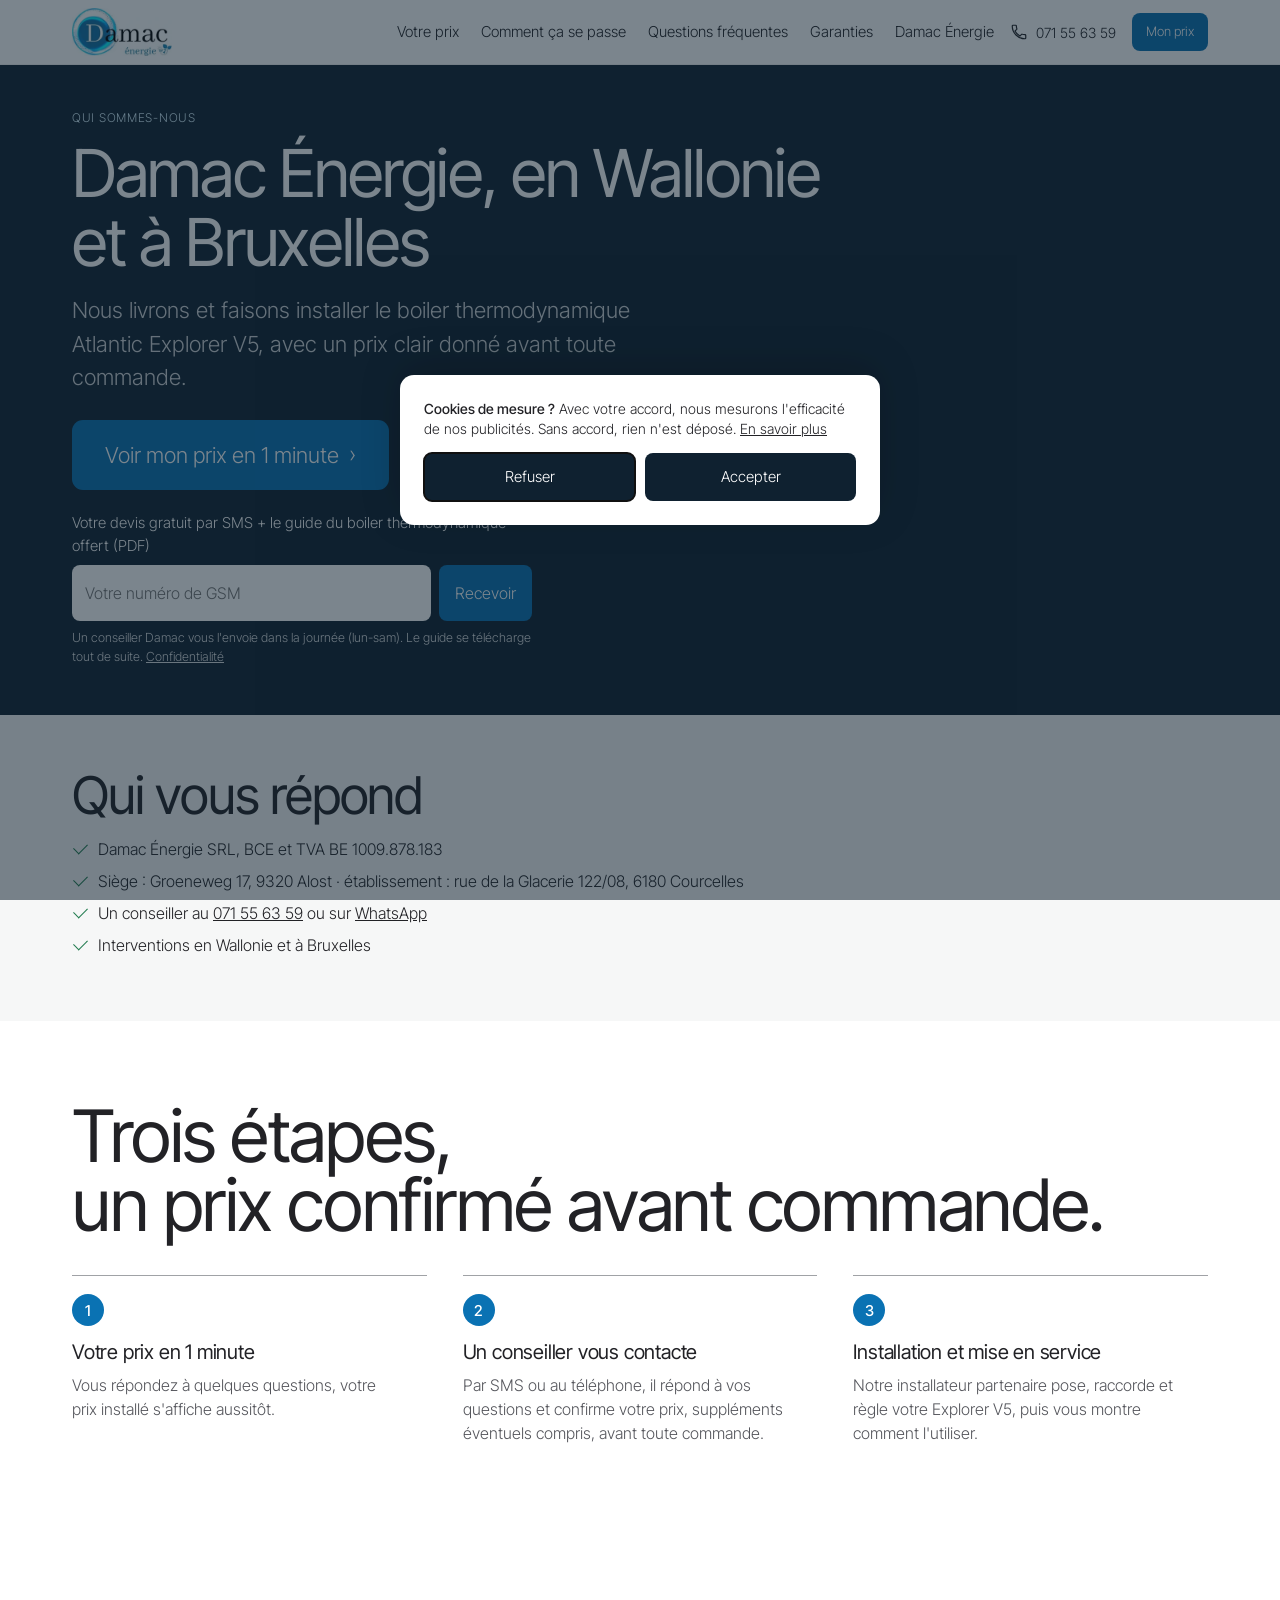
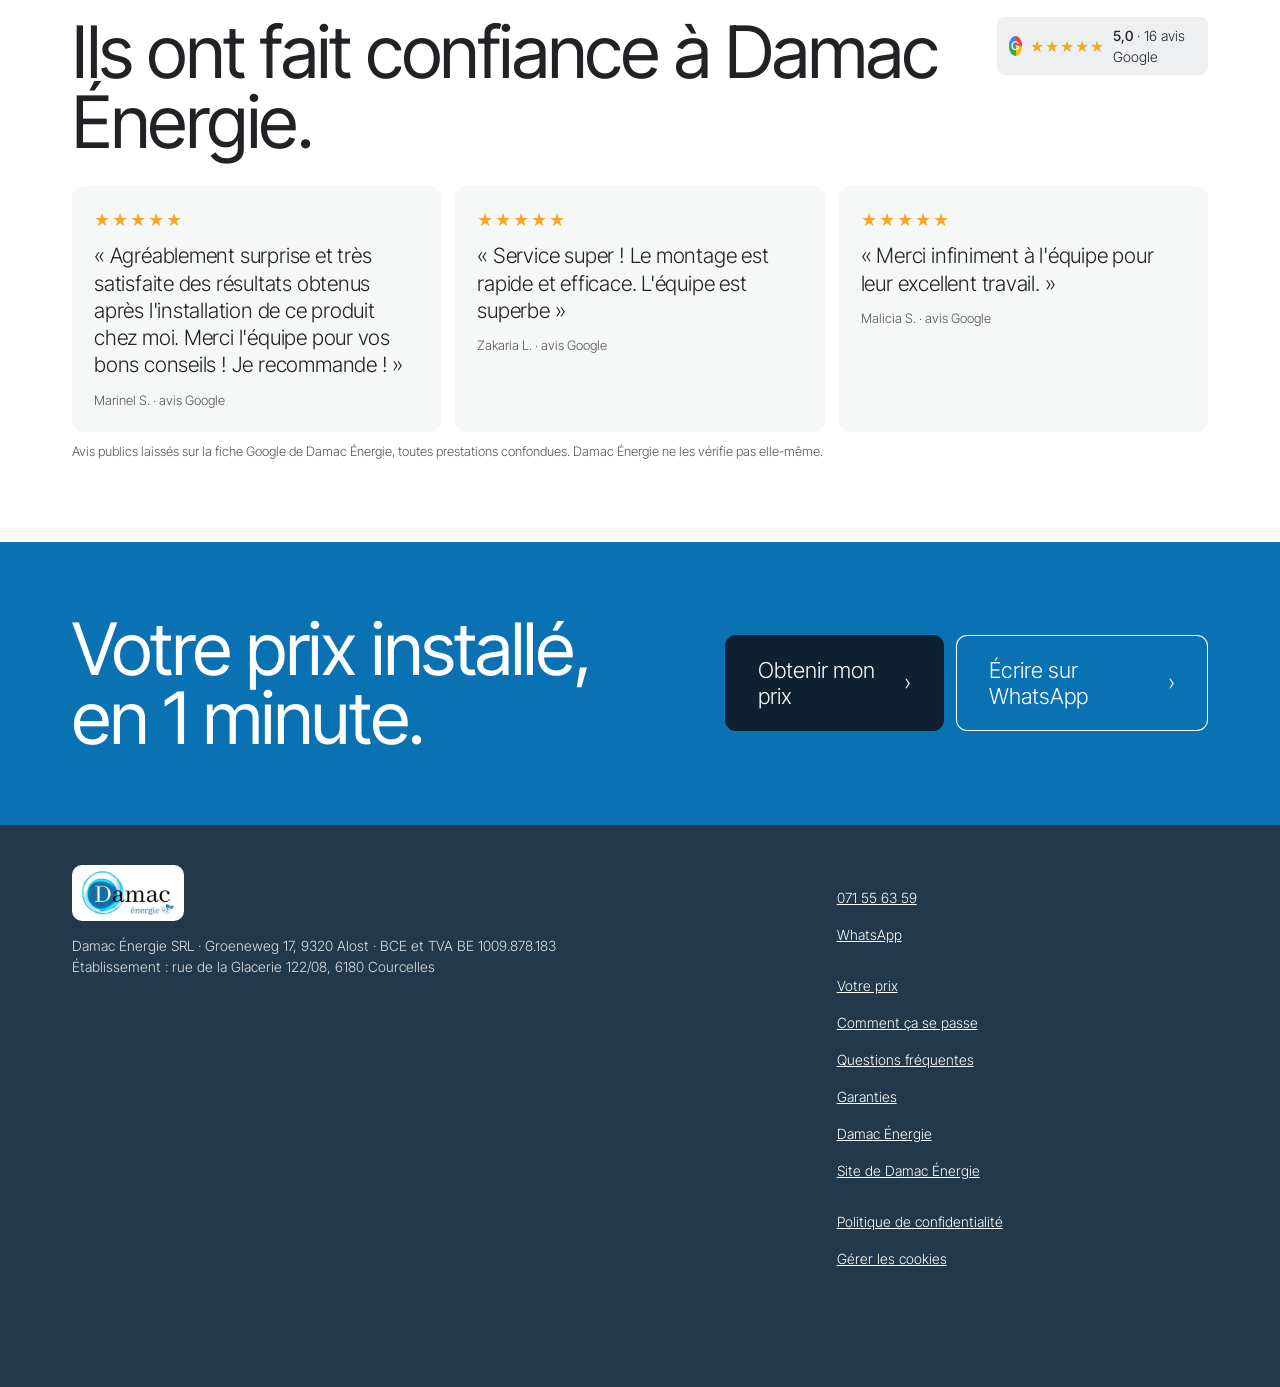
<file: damac.html>
<!DOCTYPE html>
<html lang="fr-BE">
<head>
<meta charset="utf-8">
<meta name="viewport" content="width=device-width, initial-scale=1, viewport-fit=cover">
<title>Damac Énergie : boiler thermodynamique installé en Wallonie et à Bruxelles</title>
<meta name="description" content="Damac Énergie livre et installe le boiler thermodynamique Atlantic Explorer V5 en Wallonie et à Bruxelles. Prix en 1 minute, dès 3&nbsp;657&nbsp;€ TVAC.">
<meta name="robots" content="noindex">
<link rel="canonical" href="https://boiler.damac-energie.be/damac.html">
<meta name="theme-color" content="#0f2130">
<link rel="preconnect" href="https://fonts.googleapis.com">
<link rel="preconnect" href="https://fonts.gstatic.com" crossorigin>
<link rel="preload" as="style" href="https://fonts.googleapis.com/css2?family=Inter+Tight:wght@300;400;500&display=swap" onload="this.onload=null;this.rel='stylesheet'"><noscript><link rel="stylesheet" href="https://fonts.googleapis.com/css2?family=Inter+Tight:wght@300;400;500&display=swap"></noscript>
<link rel="icon" href="favicon.ico" sizes="48x48">
<link rel="icon" type="image/png" sizes="192x192" href="assets/favicon-192.png">
<link rel="apple-touch-icon" href="assets/apple-touch-icon.png">

<!-- Google Consent Mode v2 : refus par défaut, relecture du choix avant le tag -->
<script>
  window.dataLayer = window.dataLayer || [];
  function gtag(){dataLayer.push(arguments);}
  gtag('consent','default',{ad_storage:'denied',ad_user_data:'denied',ad_personalization:'denied',analytics_storage:'denied',wait_for_update:500});
  gtag('set','url_passthrough',true);
  gtag('set','ads_data_redaction',true);
  try{ if(localStorage.getItem('damac_consent')==='granted'){
    gtag('consent','update',{ad_storage:'granted',ad_user_data:'granted',ad_personalization:'granted',analytics_storage:'granted'});
  }}catch(e){}
  gtag('js', new Date());
  gtag('config','AW-18251567891');
  gtag('config','AW-18251567891/JNy1CIPR4owdEJOmg_9D',{'phone_conversion_number':'071 55 63 59'});
</script>
<script async src="https://www.googletagmanager.com/gtag/js?id=AW-18251567891"></script>

<!-- Microsoft Clarity — refus par défaut -->
<script>
  (function(c,l,a,r,i,t,y){c[a]=c[a]||function(){(c[a].q=c[a].q||[]).push(arguments)};
  t=l.createElement(r);t.async=1;t.src="https://www.clarity.ms/tag/"+i;y=l.getElementsByTagName(r)[0];y.parentNode.insertBefore(t,y);
  })(window,document,"clarity","script","xeqaxxv227");
  clarity('consentv2',{ad_Storage:'denied',analytics_Storage:'denied'});
</script>

<style>
/* Landing Damac Énergie — boiler thermodynamique Atlantic Explorer V5
   Langage visuel calqué sur la référence premium (texte léger, grands titres en graisse normale,
   produit mis en scène sur fond sombre, cartes de choix à filet fin, accent orange), code réécrit. */

:root{
  --ink:#222226;          /* texte principal */
  --ink-2:#55565c;        /* texte secondaire */
  --dark:#0f2130;         /* héros, bouton sombre : bleu nuit, accordé au logo Damac */
  --dark-2:#23384a;       /* pied de page, filets forts */
  --line:#a0a2a6;         /* filets discrets */
  --soft:#edeff0;         /* surfaces claires, piste de progression */
  --paper:#ffffff;
  --paper-2:#f6f7f7;
  --accent:#0a72b3;       /* bleu Damac, texte blanc dessus (contraste 5,2:1) */
  --accent-2:#085e94;
  --accent-light:#7fd3f7; /* cyan du logo, texte sur fond sombre */
  --tint:#eaf5fb;         /* fonds clairs bleutés */
  --tint-ink:#0b4f7a;     /* texte sur fond clair bleuté */
  --ok:#1f7a4d;
  --r:8px;
  --wrap:1200px;
  --display:"Inter Tight", "Inter", Arial, sans-serif;
  --text:"Inter Tight", Arial, sans-serif;   /* Aira n'emploie qu'une police de texte : Inter Tight = même largeur à 1 % près */
}

*{box-sizing:border-box}
html{scroll-behavior:smooth;-webkit-text-size-adjust:100%;overflow-x:clip}
body{overflow-x:clip}
body{margin:0;font-family:var(--text);font-weight:300;font-size:16px;line-height:1.5;color:var(--ink);background:var(--paper)}
img{max-width:100%;height:auto;display:block}
a{color:inherit}
h1,h2,h3{font-family:var(--display);font-weight:400;margin:0;letter-spacing:-.02em}
h1{font-size:clamp(42px,calc(24px + 4.91vw),91px);line-height:.96}   /* Aira : 42,4 px -> 91 px */
h2{font-size:clamp(38px,calc(24.2px + 3.76vw),76px);line-height:1.1}   /* Aira : 38,3 px -> 75,6 px */
h3{font-size:20px;line-height:1.25;letter-spacing:-.01em}
p{margin:0 0 12px}
b,strong{font-weight:500}
sup{font-size:.4em;vertical-align:super;line-height:0;margin-left:2px}
sup a{text-decoration:none;opacity:.8;display:inline-block;padding:6px 4px;margin:-6px -2px}
.wrap{max-width:var(--wrap);margin:0 auto;padding:0 20px}
.nowrap{white-space:nowrap}
.sr{position:absolute;width:1px;height:1px;overflow:hidden;clip:rect(0 0 0 0)}
.sous{font-size:clamp(17px,calc(14.9px + .56vw),22.5px);color:var(--ink-2);max-width:560px}
.aide{font-size:13px;color:var(--ink-2);margin:10px 0 0}
.aide--c{text-align:center}
.err{font-size:14px;color:#a32d2d;margin:10px 0 0}
[hidden]{display:none!important}

/* Bandeau d'aperçu (à retirer avant publication) */
.apercu{background:var(--tint);color:var(--tint-ink);font-size:12px;text-align:center;padding:6px 12px}

/* ---------- Boutons ---------- */
.btn{display:inline-flex;align-items:center;justify-content:center;gap:10px;min-height:48px;padding:12px 20px;border-radius:var(--r);border:0;font:inherit;font-weight:300;font-size:16px;text-decoration:none;cursor:pointer;transition:background .15s,transform .1s}
.btn:active{transform:scale(.98)}
.btn--sm{min-height:38px;padding:8px 14px;font-size:13px}
.btn--lg{line-height:1.2;min-height:clamp(56px,calc(50px + 1.6vw),72px);padding:clamp(16px,calc(13.55px + .653vw),22.5px) clamp(24px,calc(20.3px + .98vw),33.7px);font-size:clamp(16px,calc(13.55px + .653vw),22.5px);border-radius:clamp(8px,calc(6.8px + .33vw),11.25px)}   /* Aira : 16 -> 22,5 px, rayon 8 -> 11,2 */
.btn--full{width:100%}
.btn--accent{background:var(--accent);color:#fff}
.btn--accent:hover{background:var(--accent-2)}
.btn--dark{background:var(--dark);color:#fff}
.btn--dark:hover{background:#000}
.btn--line{background:transparent;color:inherit;box-shadow:inset 0 0 0 1px currentColor}
.chev{font-size:22px;line-height:0;margin-top:-2px}
.lien{background:none;border:0;padding:0;font:inherit;color:inherit;text-decoration:underline;cursor:pointer}

/* ---------- En-tête ---------- */
.nav{position:sticky;top:0;z-index:40;background:rgba(255,255,255,.96);backdrop-filter:saturate(1.4) blur(6px);border-bottom:1px solid rgba(0,0,0,.06)}
.nav__in{display:flex;align-items:center;gap:16px;height:64px}
.logo{display:flex;align-items:center;gap:10px;text-decoration:none;margin-right:auto}
.logo__mark{width:34px;height:34px;border-radius:9px;background:var(--dark);color:var(--accent);display:grid;place-items:center;font-family:var(--display);font-weight:500;font-size:18px}
.logo__txt{font-family:var(--display);font-weight:500;font-size:17px;letter-spacing:-.01em;white-space:nowrap}
.logo--clair .logo__mark{background:#fff;color:var(--dark)}
.logo__img{height:48px;width:auto}
.logo__puce{display:inline-block;background:#fff;border-radius:10px;padding:6px 10px}
.logo__puce .logo__img{height:44px}
.nav__tel{display:flex;align-items:center;gap:8px;text-decoration:none;font-size:14px;white-space:nowrap}
.btn--sm{white-space:nowrap}
@media (max-width:459px){.nav__tel span{display:none}.nav__tel{width:40px;height:40px;justify-content:center;border-radius:50%;box-shadow:inset 0 0 0 1px var(--line)}.nav__in{gap:10px}}
.nav__tel svg{width:18px;height:18px;fill:none;stroke:currentColor;stroke-width:1.6}

/* ---------- Héros (fond sombre, produit en objet) ---------- */
.hero{background:var(--dark);color:#fff;position:relative;z-index:2}
.hero__in{display:grid;grid-template-columns:1fr;gap:8px;padding-top:36px}
.hero h1{max-width:none}
.hero h1 sup a{color:#fff}
.hero__lede{font-size:clamp(22px,calc(17px + 1.44vw),39px);line-height:1.1;max-width:24ch;margin:22px 0 28px;font-weight:400;color:rgba(255,255,255,.92)}
.hero__cta{display:flex;flex-direction:column;gap:12px;max-width:420px}
.hero__img{margin:12px 0 0;position:relative;z-index:3;display:flex;justify-content:center}
.hero__img img{width:min(44vw,220px);filter:drop-shadow(0 30px 40px rgba(0,0,0,.45));margin-bottom:-110px}
.hero .btn--dark{background:#fff;color:var(--ink)}
.hero .btn--dark:hover{background:#f1f1f1}

.note-google{display:inline-flex;align-items:center;gap:8px;background:#fff;color:var(--ink);border-radius:var(--r);padding:8px 12px;font-size:14px;margin-top:22px}
.note-google__g{width:20px;height:20px;border-radius:50%;background:conic-gradient(#ea4335 0 25%,#fbbc05 0 50%,#34a853 0 75%,#4285f4 0);color:#fff;font:500 12px/20px var(--text);text-align:center}
.note-google__stars{color:#f5a623;letter-spacing:1px}
.note-google--clair{background:var(--soft)}

/* Étiquette énergie (flèche de classe + échelle) */
.badges{display:flex;flex-wrap:wrap;align-items:center;gap:10px 16px;margin-top:22px}
.badges .note-google{margin:0}
.energie{display:flex;align-items:center;gap:10px;font-size:11px;line-height:1.3;color:rgba(255,255,255,.85)}
.energie__fleche{display:inline-block;background:#007a3d;color:#fff;font:500 15px/28px var(--text);padding:0 16px 0 10px;clip-path:polygon(0 0,82% 0,100% 50%,82% 100%,0 100%)}
.energie--mini{position:static;display:inline-flex;vertical-align:middle}
.energie--mini .energie__fleche{font-size:12px;line-height:22px;padding:0 12px 0 7px}

/* ---------- Pastille et section prime (masquées automatiquement après le 30/09) ---------- */
.pastille{display:inline-flex;align-items:center;gap:8px;background:rgba(127,211,247,.12);color:var(--accent-light);border:1px solid rgba(127,211,247,.45);border-radius:999px;padding:6px 14px;font-size:13px;text-decoration:none;margin-bottom:18px}
.prime{background:var(--tint);padding:64px 0}
.prime__in{display:grid;gap:22px}
.surtitre{font-size:12px;letter-spacing:.06em;text-transform:uppercase;color:var(--tint-ink);margin-bottom:12px}
.prime .sous{margin:0 0 18px}
.coches.coches--nu{margin:0 0 22px;padding:0;border:0}
.prime .coches li{font-size:16px;margin-bottom:10px}
.offre__tva{font-size:13px;color:var(--ink-2);margin:6px 0 0}
.offre__pose{margin:6px 18px 0;padding:12px 14px;background:var(--paper-2);border-radius:8px;font-size:14px}
.offre__pose b{font-weight:400}
.supps{list-style:none;margin:6px 0 0;padding:0;font-size:13px;color:var(--tint-ink)}
.supps li{margin-top:4px}
a.note-google{text-decoration:none;transition:box-shadow .15s}
a.note-google:hover{box-shadow:0 0 0 2px var(--accent)}

/* ---------- 3 preuves ---------- */
.preuves{padding:150px 0 56px;background:var(--paper);position:relative;z-index:1}
.preuves__grid{display:grid;grid-template-columns:1fr;gap:28px}
.preuve{border-top:1px solid var(--line);padding-top:18px}
.preuve__chiffre{font-family:var(--display);font-size:clamp(44px,calc(30px + 3.2vw),76px);line-height:1;letter-spacing:-.02em;margin-bottom:10px}
.preuve p{color:var(--ink-2);max-width:32ch}

/* ---------- Questionnaire ---------- */
.quiz-sec{background:var(--paper-2);padding:64px 0}
.quiz-sec__head{margin-bottom:26px}
.quiz-sec__head .sous{margin-top:14px}
.quiz{background:#fff;border-radius:14px;padding:22px 18px 26px;max-width:640px;box-shadow:0 1px 0 rgba(0,0,0,.04)}
.quiz__top{display:flex;align-items:center;gap:14px;margin-bottom:22px}
.quiz__back{background:none;border:0;font:inherit;font-size:14px;color:var(--ink-2);cursor:pointer;padding:6px 0}
.quiz__bar{flex:1;height:14px;background:var(--soft);border-radius:999px;overflow:hidden}
.quiz__bar span{display:block;height:100%;width:8%;background:var(--accent);border-radius:999px;transition:width .35s ease}
.q{border:0;margin:0;padding:0;display:none;min-width:0}
.q.is-active{display:block;animation:entre .28s ease}
@keyframes entre{from{opacity:0;transform:translateY(8px)}to{opacity:1;transform:none}}
.q legend{font-family:var(--display);font-weight:400;font-size:28px;line-height:1.2;letter-spacing:-.01em;margin-bottom:18px;padding:0}
.opts{display:grid;gap:10px}
.opts--2{grid-template-columns:1fr 1fr}
.opts--3{grid-template-columns:1fr 1fr 1fr}
.opt{display:flex;align-items:center;gap:14px;width:100%;min-height:61px;padding:16px 12px;background:#fff;border:.8px solid var(--dark-2);border-radius:var(--r);font:inherit;font-weight:300;color:var(--ink);text-align:left;cursor:pointer;transition:background .12s,box-shadow .12s}
.opt:hover{background:var(--paper-2)}
.opt:focus-visible{outline:2px solid var(--accent);outline-offset:2px}
.opt.is-choisi{box-shadow:inset 0 0 0 2px var(--ink);background:#fffaf2}
.opt span{display:flex;flex-direction:column;gap:2px;flex:1}
.opt b{font-weight:400}
.opt small{font-size:13px;color:var(--ink-2)}
.opt--c{justify-content:center;text-align:center}
.opt--c span{align-items:center}
.ico{width:26px;height:26px;flex:none;fill:none;stroke:var(--ink);stroke-width:1.3;stroke-linejoin:round;stroke-linecap:round}
.tag{font-style:normal;font-size:12px;padding:4px 8px;border-radius:6px;background:var(--soft);color:var(--ink-2);white-space:nowrap}
.tag--ok{background:#e4f3ea;color:var(--ok)}
.champ-cp{display:flex;gap:10px;flex-wrap:wrap}
.champ-cp input{flex:1;min-width:140px}
input:not([type=checkbox]){height:56px;padding:0 16px;border:.8px solid var(--dark-2);border-radius:var(--r);font:inherit;font-size:18px;font-weight:300;color:var(--ink);background:#fff;width:100%}
input:focus{outline:2px solid var(--accent);outline-offset:1px}
.champs{display:grid;gap:14px;margin-bottom:16px}
.champs label{display:flex;flex-direction:column;gap:6px;font-size:14px;color:var(--ink-2);min-width:0}
.facult{color:var(--ink-2)}
.case{flex-direction:row!important;align-items:flex-start;gap:10px!important;font-size:13px!important}
.case input{margin-top:2px;width:18px;height:18px;flex:none;accent-color:var(--ink)}
.hp{position:absolute;left:-9999px;width:1px;height:1px}

/* Carte prix (résultat) */
.offre{border:.8px solid var(--dark-2);border-radius:12px;overflow:hidden}
.offre__badge{display:block;background:var(--ink);color:#fff;text-align:center;font-size:13px;letter-spacing:.04em;padding:8px}
.offre__corps{display:grid;grid-template-columns:1fr;gap:10px;padding:18px 18px 6px}
.offre__corps img{display:none}
.offre h3{font-size:17px;margin-bottom:6px}
.offre__prix{font-family:var(--display);font-size:clamp(34px,10vw,44px);line-height:1.05;letter-spacing:-.02em;white-space:nowrap}
.offre__prix small{font-size:16px;color:var(--ink-2)}
.offre__htva{font-size:13px;color:var(--ink-2);margin-top:6px;display:flex;align-items:center;gap:8px;flex-wrap:wrap}
.offre__supp{font-size:13px;background:var(--tint);border-radius:6px;padding:8px 10px;margin:10px 0 0}
.coches{list-style:none;margin:10px 18px 18px;padding:14px 0 0;border-top:1px solid var(--soft)}
.coches li{position:relative;padding-left:26px;margin-bottom:8px;font-size:15px}
.coches li::before{content:"";position:absolute;left:2px;top:6px;width:12px;height:7px;border-left:1.6px solid var(--ok);border-bottom:1.6px solid var(--ok);transform:rotate(-45deg)}
.offre .btn--full{width:calc(100% - 36px);margin:0 18px;padding-left:14px;padding-right:14px}
.offre .btn--full{white-space:normal;text-align:center}
.offre .aide{padding:0 18px 18px}

/* ---------- Étapes ---------- */
.etapes-sec{padding:80px 0}
.etapes{list-style:none;margin:36px 0 0;padding:0;display:grid;gap:28px}
.etapes li{border-top:1px solid var(--line);padding-top:18px}
.etapes__n{display:inline-grid;place-items:center;width:32px;height:32px;border-radius:50%;background:var(--accent);color:#fff;font:500 15px/1 var(--display);margin-bottom:14px}
.etapes h3{margin-bottom:8px}
.etapes p{color:var(--ink-2);max-width:36ch}

/* ---------- Produit en situation ---------- */
.situ{padding:0 0 80px}
.situ__in{display:grid;gap:28px}
.situ__img img{border-radius:14px;width:100%}
.situ__txt p{font-size:18px;color:var(--ink-2);margin:18px 0}
.liste{list-style:none;padding:0;margin:0}
.liste li{border-top:1px solid var(--soft);padding:12px 0;font-size:16px}

/* ---------- Caractéristiques ---------- */
.carac{background:var(--dark);color:#fff;padding:80px 0;overflow:hidden}
.carac .sous{color:rgba(255,255,255,.7);margin-top:12px}
.carac__in{display:grid;gap:28px}
.specs{margin:0;display:grid;grid-template-columns:1fr;border-top:1px solid rgba(255,255,255,.18)}
.specs div{display:flex;justify-content:space-between;gap:16px;padding:14px 0;border-bottom:1px solid rgba(255,255,255,.18)}
.specs dt{color:rgba(255,255,255,.7)}
.specs dd{margin:0;font-weight:400;text-align:right}
.carac__coupe{margin:0;display:flex;justify-content:center}
.carac__coupe img{width:min(55vw,260px)}

/* ---------- Avis ---------- */
.avis{padding:80px 0}
.avis__head{display:flex;flex-direction:column;gap:18px;margin-bottom:30px}
.avis__head .note-google{margin:0;align-self:flex-start}
.avis__grid{display:grid;gap:14px}
.avi{margin:0;background:var(--paper-2);border-radius:12px;padding:22px}
.avi__stars{color:#f5a623;letter-spacing:2px;margin-bottom:10px}
.avi p{font-family:var(--display);font-size:21px;line-height:1.3;letter-spacing:-.01em}
.avi footer{font-size:13px;color:var(--ink-2)}

/* ---------- FAQ ---------- */
.faq{padding:40px 0 80px}
.faq__in{display:grid;gap:26px}
.faq__list details{border-top:1px solid var(--line);padding:18px 0}
.faq__list details:last-child{border-bottom:1px solid var(--line)}
.faq__list summary{font-family:var(--display);font-size:20px;cursor:pointer;list-style:none;display:flex;justify-content:space-between;gap:16px}
.faq__list summary::-webkit-details-marker{display:none}
.faq__list summary::after{content:"+";font-weight:300;font-size:26px;line-height:1}
.faq__list details[open] summary::after{content:"−"}
.faq__list p{color:var(--ink-2);margin:12px 0 0;max-width:62ch}

/* ---------- Dernier appel ---------- */
.exc{background:var(--dark);color:#fff;padding:56px 0}
.exc__in{display:grid;gap:18px}
.exc .surtitre{color:var(--accent-light)}
.exc h2{color:#fff;margin:0}
.exc .sous{color:rgba(255,255,255,.88);margin:0 0 14px}
.exc sup a{color:rgba(255,255,255,.88)}
.exc__chiffre{font-family:var(--display);font-weight:400;font-size:clamp(64px,calc(30px + 6vw),91px);line-height:1;letter-spacing:-.03em;margin:26px 0 8px;color:#fff}
.exc__legende{font-size:14px;color:rgba(255,255,255,.75);margin:0}
.exc__cta{display:flex;flex-direction:column;gap:12px;max-width:420px}
.exc .btn--dark{background:#fff;color:var(--ink)}
.exc .btn--dark:hover{background:#f1f1f1}
.exc__prime{background:rgba(127,211,247,.10);border:1px solid rgba(127,211,247,.4);border-radius:10px;padding:12px 14px;font-size:14px;margin:0 0 20px;color:#fff}
.offre__promo{display:inline-block;background:var(--tint);color:var(--tint-ink);border-radius:6px;padding:4px 10px;font-size:13px;font-weight:500;margin:6px 0 4px}
.final .surtitre{color:#d4effc}
.final{background:var(--accent);color:#fff;padding:72px 0}
.final__in{display:grid;gap:26px}
.final .btn--accent{background:var(--dark);color:#fff}
.final .btn--accent:hover{background:#000}

/* ---------- Notes ---------- */
.notes{padding:36px 0 44px}
.notes ol{margin:0;padding-left:18px;font-size:12.8px;color:var(--ink-2);display:grid;gap:6px;max-width:900px}

/* ---------- Pied ---------- */
.pied{background:var(--dark-2);color:rgba(255,255,255,.85);padding:40px 0 110px;font-size:14px}
.pied__in{display:grid;gap:22px}
.pied p{margin:14px 0 0}
.pied a,.pied .lien{color:#fff;display:inline-block;padding:8px 0}

/* ---------- Barre mobile + cookies ---------- */
.barre{position:fixed;left:0;right:0;bottom:0;z-index:50;display:grid;grid-template-columns:1fr 1fr;gap:10px;padding:10px 14px calc(10px + env(safe-area-inset-bottom));background:rgba(255,255,255,.97);border-top:1px solid rgba(0,0,0,.08);transform:translateY(110%);transition:transform .25s}
.barre.is-on{transform:none}
/* 04/10/2026 : fenêtre à choix, plus une barre (leçon Presto 12/09 : barre discrète = 27 % des contacts comptés, fenêtre = 90 %) ;
   deux boutons strictement identiques, aucun préféré (APD / EDPB) */
.cookie{position:fixed;inset:0;z-index:70;display:flex;align-items:flex-end;justify-content:center;background:rgba(15,33,48,.55)}
.cookie__boite{width:100%;max-width:480px;background:#fff;color:var(--ink);border-radius:16px 16px 0 0;padding:20px 16px calc(16px + env(safe-area-inset-bottom));box-shadow:0 -10px 40px rgba(0,0,0,.2);font-size:14px;line-height:1.45}
.cookie p{margin:0 0 14px}
.cookie__btns{display:grid;grid-template-columns:1fr 1fr;gap:10px}
.cookie .btn{width:100%;min-height:48px;padding:8px 12px;font-size:15px}

/* ---------- Tablette et bureau ---------- */
@media (min-width:760px){
  h2{line-height:.96}
  .wrap{padding:0 32px}
  .hero__cta{flex-direction:row;max-width:none}
  .preuves__grid{grid-template-columns:repeat(3,1fr);gap:36px}
  .quiz{padding:30px 32px 34px}
  .offre__corps{grid-template-columns:64px 1fr;gap:16px;align-items:center}
  .offre__corps img{display:block;width:64px}
  .etapes{grid-template-columns:repeat(3,1fr);gap:36px}
  .avis__grid{grid-template-columns:repeat(3,1fr)}
  .avis__head{flex-direction:row;justify-content:space-between;align-items:flex-end}
  .pied__in{grid-template-columns:2fr 1fr}
  .barre{display:none}
  .cookie{align-items:center}
  .cookie__boite{border-radius:14px;padding:24px}
}
@media (min-width:1024px){
  .hero__in{grid-template-columns:1.15fr .85fr;align-items:center;padding-top:64px;padding-bottom:0}
  .hero__txt{padding-bottom:90px}
  .hero__img img{width:270px;margin-bottom:-60px}
  .hero h1{max-width:13ch}
  .preuves{padding-top:120px}
  .prime__in{grid-template-columns:1fr 1fr;gap:64px;align-items:start}
  .quiz-sec .wrap{display:grid;grid-template-columns:.9fr 1.1fr;gap:56px;align-items:start}
  .quiz-sec__head{position:sticky;top:100px}
  .situ__in{grid-template-columns:1.1fr .9fr;align-items:center;gap:64px}
  .carac__in{grid-template-columns:1fr 1.1fr .6fr;align-items:center;gap:48px}
  .faq__in{grid-template-columns:.8fr 1.2fr;gap:64px}
  .final__in{grid-template-columns:1.3fr 1fr;align-items:center}
  .exc__in{grid-template-columns:1fr 1fr;gap:64px;align-items:start}
  .final .hero__cta{justify-content:flex-end}
}
@media (prefers-reduced-motion:reduce){*{animation:none!important;transition:none!important;scroll-behavior:auto!important}}
.toast{position:fixed;left:50%;bottom:24px;transform:translateX(-50%);z-index:60;background:var(--dark);color:#fff;padding:14px 20px;border-radius:10px;box-shadow:0 12px 40px rgba(0,0,0,.25);font-size:17px;max-width:calc(100% - 32px)}
.toast b{font-weight:500;white-space:nowrap}
.hero__tva{font-size:15px;color:rgba(255,255,255,.8);margin:14px 0 0}

/* 02/10/2026 — contrôle petits téléphones (leçon Azdine : bouton WhatsApp invisible sur petit écran)
   · barre du bas : 3 actions (prix, WhatsApp, appel) au lieu de 2 ; WhatsApp n'était qu'en bas de page
   · 320-359 px : le titre débordait de 18 px (« thermodynamique » et « TVAC » coupés) */
.barre{grid-template-columns:1fr 1fr 1fr;gap:8px;padding-left:10px;padding-right:10px}
.barre .btn{padding-left:6px;padding-right:6px;white-space:nowrap;justify-content:center}
@media (max-width:359px){h1{font-size:34px}h2{font-size:31px}.hero__txt{min-width:0}.faq__in{grid-template-columns:minmax(0,1fr)}.barre .btn{font-size:14px}}

/* 03/10/2026 — navigation (Google pénalise les pages « piège » sans navigation, FONDAMENTAUX §9.6) + synonymes */
.nav__liens{display:none;gap:22px;margin-left:auto;font-size:15px}
.nav__liens a{color:var(--ink);text-decoration:none}
.nav__liens a:hover{text-decoration:underline}
@media (min-width:1000px){.nav__liens{display:flex}.nav__liens + .nav__tel{margin-left:0}}
.hero__syn{font-size:15px;opacity:.8;margin-top:10px;max-width:46ch}

/* ---------- Sous-pages (cibles des liens annexes, 04/10/2026) ---------- */
.ptete{background:var(--dark);color:#fff;padding:44px 0 48px}
.ptete h1{font-size:clamp(34px,calc(20px + 3.6vw),68px);line-height:1.04;max-width:20ch}
.ptete .sous{color:rgba(255,255,255,.8);margin:18px 0 26px}
.ptete .surtitre{color:#d4effc}
.ptete sup{font-size:.6em}
.bloc{padding:56px 0}
.bloc h2{font-size:clamp(30px,calc(20px + 2.6vw),52px);margin-bottom:16px}
.bloc p{max-width:62ch;color:var(--ink-2)}
.bloc .coches{margin:10px 0 0;padding:0;border:0}
.bloc .coches li{font-size:16px}
.bloc--clair{background:var(--paper-2)}
.bloc__h2b{margin-top:40px}
@media (max-width:359px){.ptete h1{font-size:30px}}

/* ---------- Capture rapide « offre par SMS » (07/10/2026 : 85 % partaient sans toucher au quiz) ---------- */
.rapide{margin:22px 0 0;max-width:460px}
.rapide__t{margin:0 0 8px;font-size:15px;color:inherit}
.rapide__champ{display:flex;gap:8px}
.rapide__champ input{flex:1;min-width:0;min-height:48px;padding:10px 12px;border-radius:var(--r);border:1px solid rgba(255,255,255,.35);background:#fff;color:var(--ink);font:inherit;font-size:16px}
.rapide__champ .btn{flex:0 0 auto;min-height:48px;padding:10px 16px}
.rapide__aide{font-size:12.5px;margin:8px 0 0;opacity:.85}
.rapide__aide a{color:inherit}
.hero .rapide .err,.ptete .rapide .err{color:#ffc2c2}
.rapide--clair{margin:4px 18px 14px;padding:14px;background:var(--tint);border-radius:10px;max-width:none}
.rapide--clair .rapide__t{font-size:16px}
.rapide--clair .rapide__champ input{border-color:var(--line)}
.offre__ferme{font-size:14px;color:var(--ok);margin:6px 0 0}
.lien--c{display:block;margin:4px auto 18px;font-size:14px;color:var(--ink-2)}

/* ---------- Cashback Atlantic 2026 (08/10/2026) ---------- */
.hero__cashback{margin:8px 0 0;font-size:15px;color:#bfe6fb}
.hero__cashback sup a,.offre__cashback sup a{color:inherit}
.offre__cashback{margin:6px 0 0;font-size:14px;color:var(--ok)}

</style>
</head>
<body data-page="damac">
<!-- Cookies : fenêtre à choix, deux boutons identiques (04/10/2026) -->
<div class="cookie" id="cookie" role="dialog" aria-modal="true" aria-labelledby="cookie-t">
  <div class="cookie__boite">
    <p id="cookie-t"><b>Cookies de mesure&nbsp;?</b> Avec votre accord, nous mesurons l'efficacité de nos publicités. Sans accord, rien n'est déposé. <a href="politique-confidentialite.html">En savoir plus</a></p>
    <div class="cookie__btns">
      <button type="button" class="btn btn--dark" id="cookie-no">Refuser</button>
      <button type="button" class="btn btn--dark" id="cookie-ok">Accepter</button>
    </div>
  </div>
</div>
<script>try{if(localStorage.getItem("damac_consent"))document.getElementById("cookie").hidden=true}catch(e){}</script>

<header class="nav">
  <div class="wrap nav__in">
    <a class="logo" href="/" aria-label="Damac Énergie, boiler thermodynamique : accueil">
      <img class="logo__img" src="assets/damac-logo.webp" alt="Damac Énergie" width="250" height="120">
    </a>
    <nav class="nav__liens" aria-label="Navigation">
      <a href="/#prix">Votre prix</a><a href="/installation.html">Comment ça se passe</a><a href="/questions.html">Questions fréquentes</a><a href="/garantie.html">Garanties</a><a href="/damac.html">Damac Énergie</a>
    </nav>
    <a class="nav__tel" href="tel:+3271556359" aria-label="Appeler le 071 55 63 59"><svg viewBox="0 0 24 24" aria-hidden="true"><path d="M6.6 10.8a15.1 15.1 0 0 0 6.6 6.6l2.2-2.2c.3-.3.7-.4 1-.2 1.1.4 2.3.6 3.6.6.6 0 1 .4 1 1V20c0 .6-.4 1-1 1A17 17 0 0 1 3 4c0-.6.4-1 1-1h3.5c.6 0 1 .4 1 1 0 1.3.2 2.5.6 3.6.1.3 0 .7-.2 1l-2.3 2.2z"/></svg><span>071 55 63 59</span></a>
    <a class="btn btn--accent btn--sm btn-prix" href="/#prix">Mon prix</a>
  </div>
</header>

<main>
<section class="ptete">
  <div class="wrap">
    <p class="surtitre">Qui sommes-nous</p>
    <h1>Damac Énergie, en Wallonie et à Bruxelles</h1>
    <p class="sous">Nous livrons et faisons installer le boiler thermodynamique Atlantic Explorer V5, avec un prix clair donné avant toute commande.</p>
    <div class="hero__cta">
      <a class="btn btn--accent btn--lg btn-prix" href="/#prix">Voir mon prix en 1 minute <span class="chev" aria-hidden="true">›</span></a>
      <a class="btn btn--line btn--lg" href="tel:+3271556359">Appeler le 071 55 63 59 <span class="chev" aria-hidden="true">›</span></a>
    </div>
    <form class="rapide" novalidate>
      <p class="rapide__t">Votre devis gratuit par SMS + le guide du boiler thermodynamique offert (PDF)</p>
      <div class="rapide__champ">
        <input type="tel" name="tel_rapide" inputmode="tel" autocomplete="tel" placeholder="Votre numéro de GSM" aria-label="Votre numéro de téléphone">
        <button type="submit" class="btn btn--accent">Recevoir</button>
      </div>
      <p class="rapide__aide">Un conseiller Damac vous l'envoie dans la journée (lun-sam). Le guide se télécharge tout de suite. <a href="politique-confidentialite.html">Confidentialité</a></p>
      <p class="err" role="alert" hidden></p>
    </form>
  </div>
</section>

<section class="bloc bloc--clair">
  <div class="wrap">
    <h2>Qui vous répond</h2>
    <ul class="coches">
      <li>Damac Énergie SRL, BCE et TVA BE&nbsp;1009.878.183</li>
      <li>Siège&nbsp;: Groeneweg 17, 9320 Alost · établissement&nbsp;: rue de la Glacerie 122/08, 6180 Courcelles</li>
      <li>Un conseiller au <a href="tel:+3271556359">071 55 63 59</a> ou sur <a href="https://wa.me/32484786154">WhatsApp</a></li>
      <li>Interventions en Wallonie et à Bruxelles</li>
    </ul>
  </div>
</section>

<section class="etapes-sec">
  <div class="wrap">
    <h2>Trois étapes,<br>un prix confirmé avant commande.</h2>
    <ol class="etapes">
      <li><span class="etapes__n">1</span><h3>Votre prix en 1 minute</h3><p>Vous répondez à quelques questions, votre prix installé s'affiche aussitôt.</p></li>
      <li><span class="etapes__n">2</span><h3>Un conseiller vous contacte</h3><p>Par SMS ou au téléphone, il répond à vos questions et confirme votre prix, suppléments éventuels compris, avant toute commande.</p></li>
      <li><span class="etapes__n">3</span><h3>Installation et mise en service</h3><p>Notre installateur partenaire pose, raccorde et règle votre Explorer V5, puis vous montre comment l'utiliser.</p></li>
    </ol>
  </div>
</section>

<section class="avis">
  <div class="wrap">
    <div class="avis__head">
      <h2>Ils ont fait confiance à Damac Énergie.</h2>
      <a class="note-google note-google--clair" href="https://www.google.com/maps?cid=14426788627542718822" target="_blank" rel="noopener" aria-label="Voir les avis Google de Damac Énergie (nouvel onglet)"><span class="note-google__g" aria-hidden="true">G</span><span class="note-google__stars" aria-hidden="true">★★★★★</span><span><b>5,0</b> · 16 avis Google</span></a>
    </div>
    <div class="avis__grid">
      <blockquote class="avi"><div class="avi__stars" aria-label="5 étoiles">★★★★★</div><p>« Agréablement surprise et très satisfaite des résultats obtenus après l'installation de ce produit chez moi. Merci l'équipe pour vos bons conseils&nbsp;! Je recommande&nbsp;! »</p><footer>Marinel S. · avis Google</footer></blockquote>
      <blockquote class="avi"><div class="avi__stars" aria-label="5 étoiles">★★★★★</div><p>« Service super&nbsp;! Le montage est rapide et efficace. L'équipe est superbe »</p><footer>Zakaria L. · avis Google</footer></blockquote>
      <blockquote class="avi"><div class="avi__stars" aria-label="5 étoiles">★★★★★</div><p>« Merci infiniment à l'équipe pour leur excellent travail. »</p><footer>Malicia S. · avis Google</footer></blockquote>
    </div>
    <p class="aide">Avis publics laissés sur la fiche Google de Damac Énergie, toutes prestations confondues. Damac Énergie ne les vérifie pas elle-même.</p>
  </div>
</section>

<section class="final">
  <div class="wrap final__in">
    <div><h2>Votre prix installé,<br>en 1&nbsp;minute.</h2></div>
    <div class="hero__cta">
      <a class="btn btn--accent btn--lg btn-prix" href="/#prix">Obtenir mon prix <span class="chev" aria-hidden="true">›</span></a>
      <a class="btn btn--line btn--lg" href="https://wa.me/32484786154?text=Bonjour%2C%20je%20souhaite%20un%20prix%20pour%20le%20boiler%20thermodynamique%20Atlantic%20Explorer%20V5.">Écrire sur WhatsApp <span class="chev" aria-hidden="true">›</span></a>
    </div>
  </div>
</section>

</main>

<footer class="pied">
  <div class="wrap pied__in">
    <div>
      <div class="logo logo--clair"><span class="logo__puce"><img class="logo__img" src="assets/damac-logo.webp" alt="Damac Énergie" width="250" height="120"></span></div>
      <p>Damac Énergie SRL · Groeneweg 17, 9320 Alost · BCE et TVA BE 1009.878.183<br>Établissement&nbsp;: rue de la Glacerie 122/08, 6180 Courcelles</p>
    </div>
    <div>
      <p><a href="tel:+3271556359">071 55 63 59</a><br><a href="https://wa.me/32484786154">WhatsApp</a></p>
      <p><a href="/#prix">Votre prix</a><br><a href="/installation.html">Comment ça se passe</a><br><a href="/questions.html">Questions fréquentes</a><br><a href="/garantie.html">Garanties</a><br><a href="/damac.html">Damac Énergie</a><br><a href="https://www.damac-energie.be/">Site de Damac Énergie</a></p>
      <p><a href="politique-confidentialite.html">Politique de confidentialité</a><br><button type="button" class="lien" id="cookie-reouvrir">Gérer les cookies</button></p>
    </div>
  </div>
</footer>

<div class="barre is-on" id="barre">
  <a class="btn btn--accent btn-prix" href="/#prix">Mon prix</a>
  <a class="btn btn--line" href="https://wa.me/32484786154?text=Bonjour%2C%20je%20souhaite%20un%20prix%20pour%20le%20boiler%20thermodynamique%20Atlantic%20Explorer%20V5.">WhatsApp</a>
  <a class="btn btn--dark" href="tel:+3271556359">Appeler</a>
</div>

<script src="assets/pages.js?v=5" defer></script>
</body>
</html>
</file>
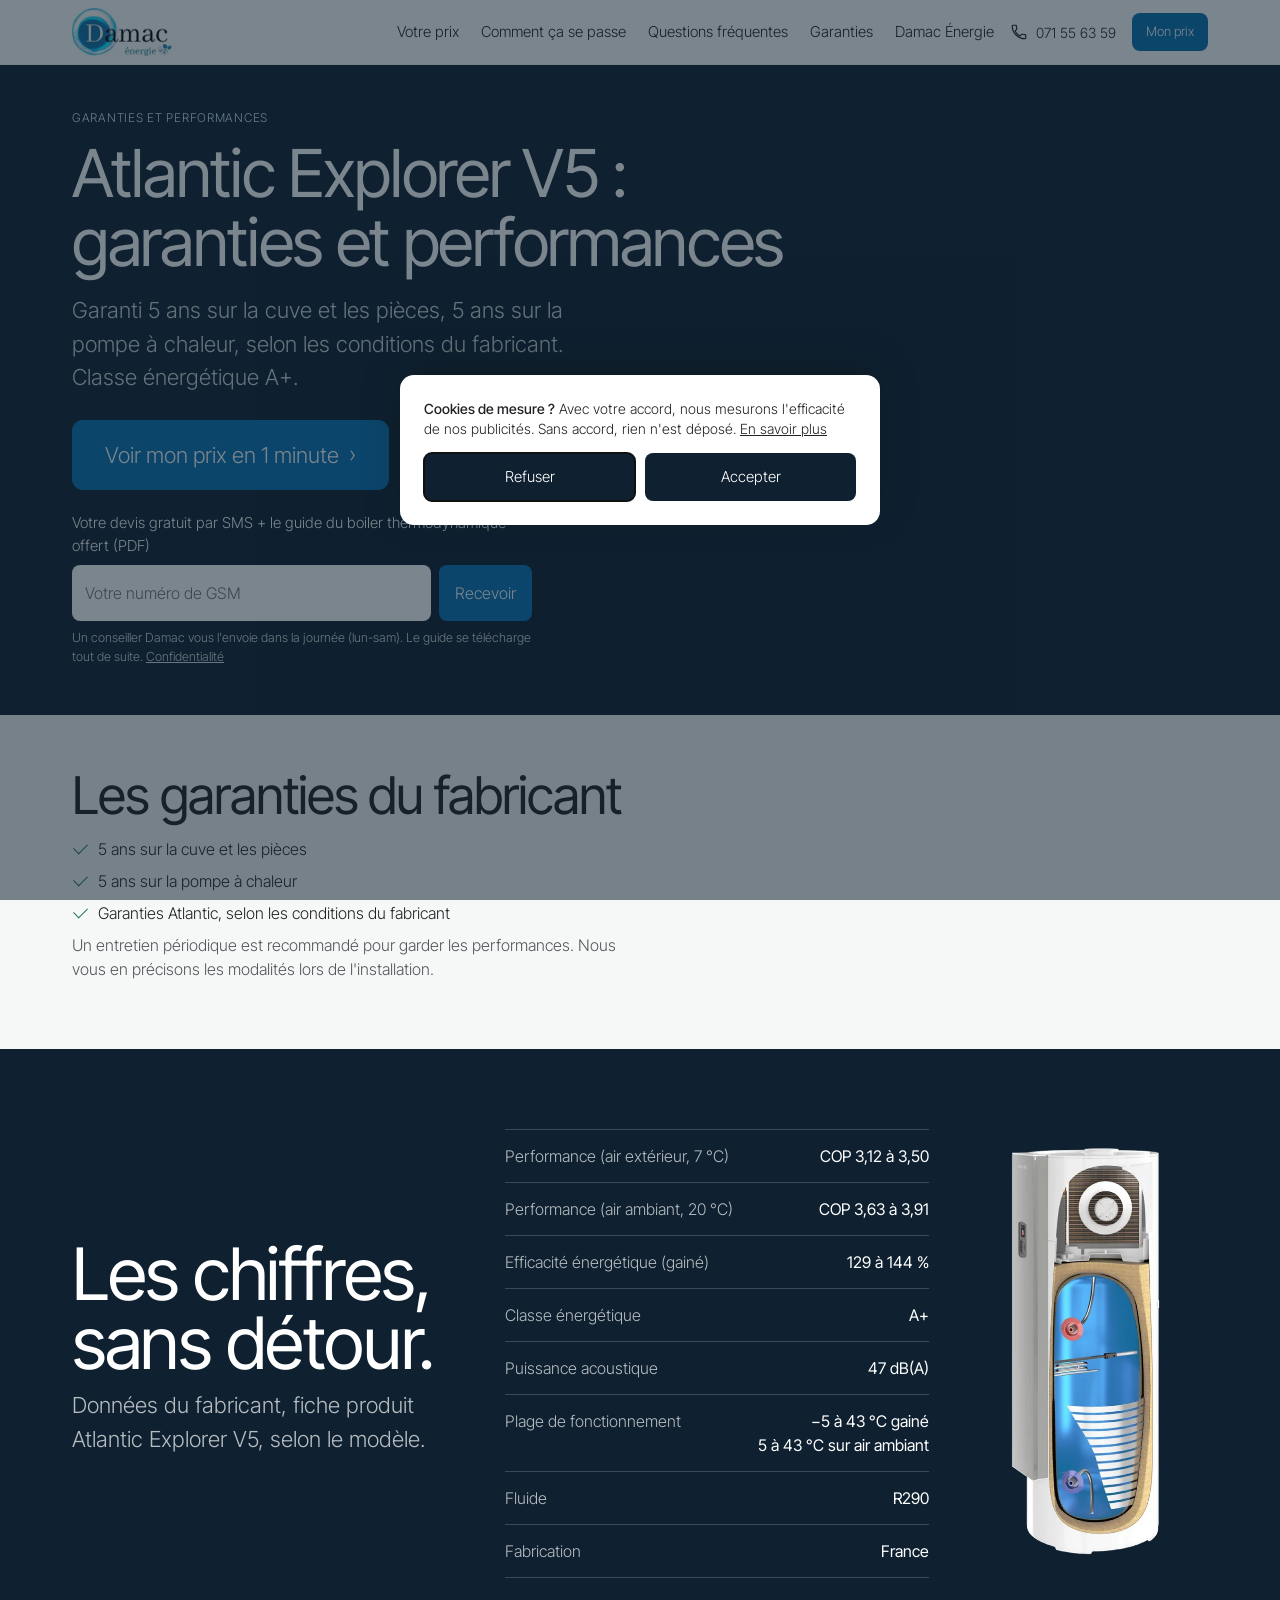
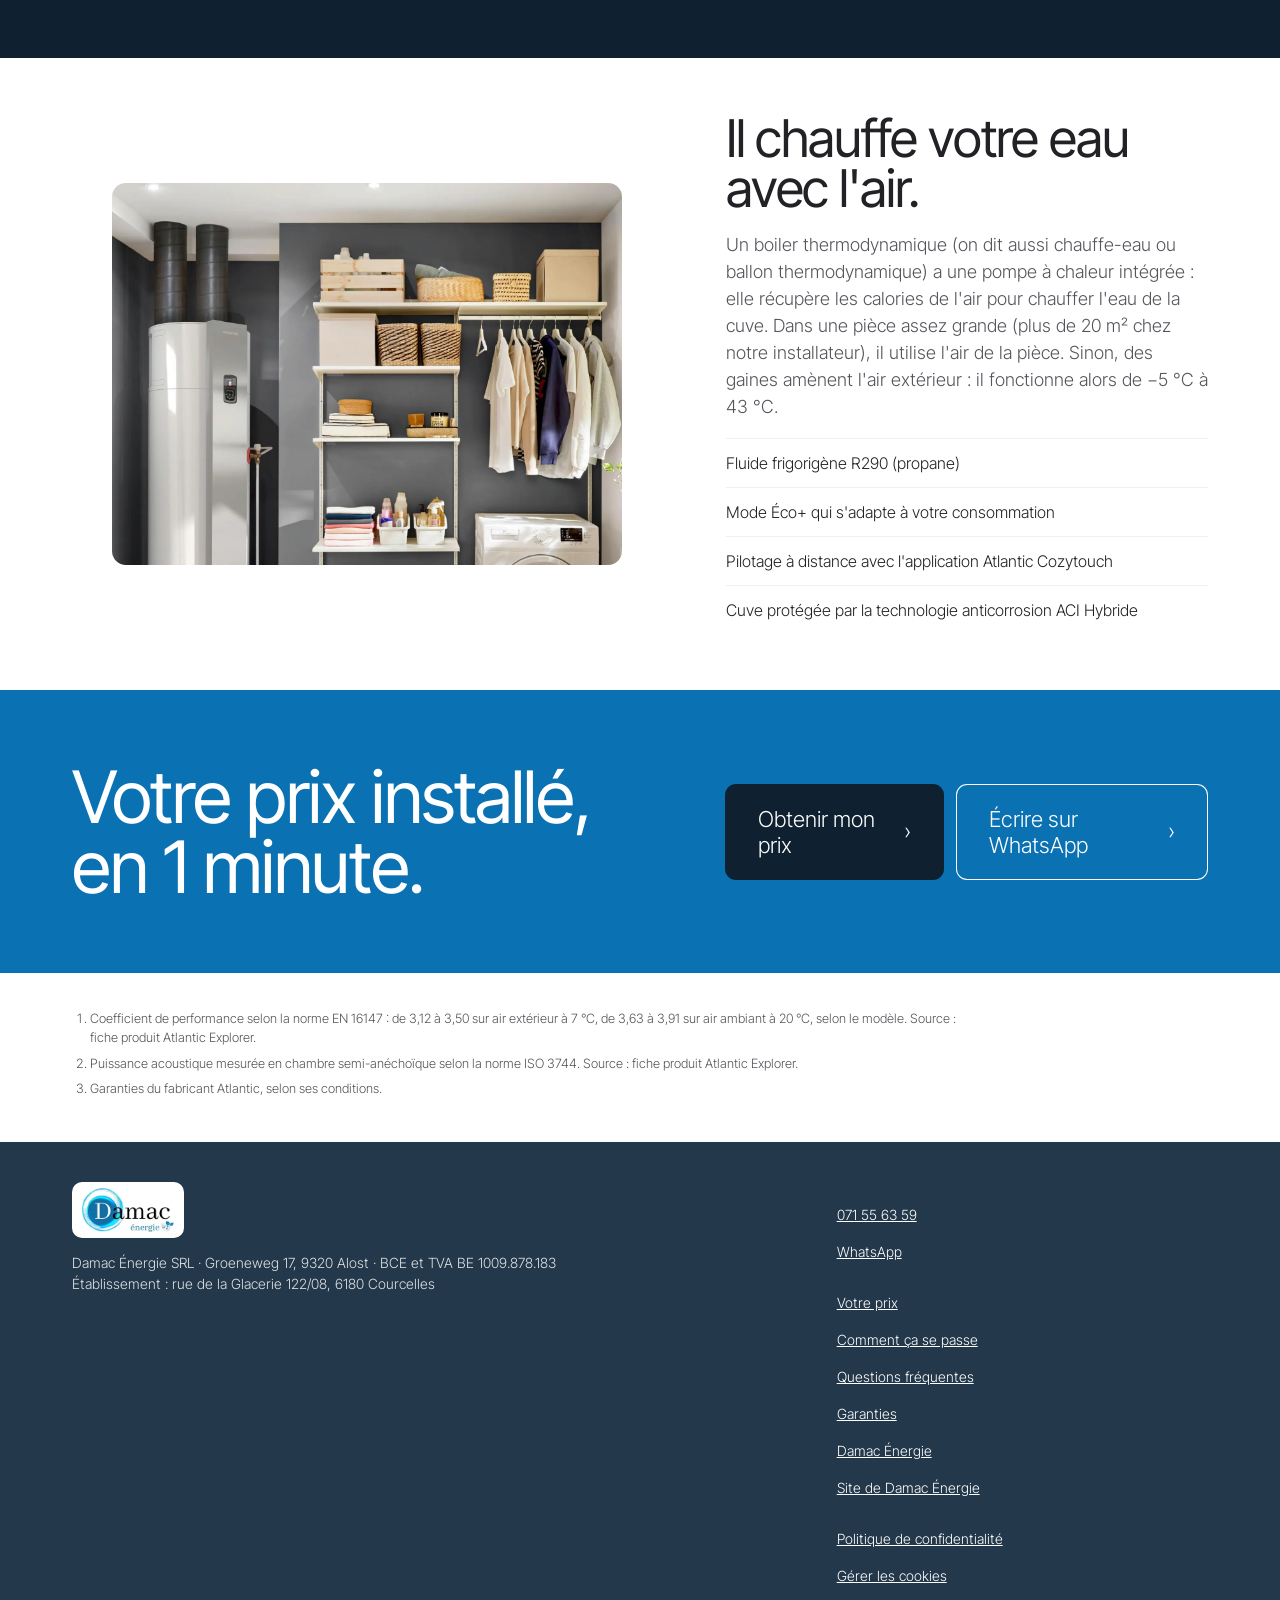
<file: garantie.html>
<!DOCTYPE html>
<html lang="fr-BE">
<head>
<meta charset="utf-8">
<meta name="viewport" content="width=device-width, initial-scale=1, viewport-fit=cover">
<title>Atlantic Explorer V5 : garanties et performances | Damac</title>
<meta name="description" content="Boiler thermodynamique Atlantic Explorer V5 : garanti 5 ans cuve, pièces et pompe à chaleur, classe A+, données du fabricant.">
<meta name="robots" content="noindex">
<link rel="canonical" href="https://boiler.damac-energie.be/garantie.html">
<meta name="theme-color" content="#0f2130">
<link rel="preconnect" href="https://fonts.googleapis.com">
<link rel="preconnect" href="https://fonts.gstatic.com" crossorigin>
<link rel="preload" as="style" href="https://fonts.googleapis.com/css2?family=Inter+Tight:wght@300;400;500&display=swap" onload="this.onload=null;this.rel='stylesheet'"><noscript><link rel="stylesheet" href="https://fonts.googleapis.com/css2?family=Inter+Tight:wght@300;400;500&display=swap"></noscript>
<link rel="icon" href="favicon.ico" sizes="48x48">
<link rel="icon" type="image/png" sizes="192x192" href="assets/favicon-192.png">
<link rel="apple-touch-icon" href="assets/apple-touch-icon.png">

<!-- Google Consent Mode v2 : refus par défaut, relecture du choix avant le tag -->
<script>
  window.dataLayer = window.dataLayer || [];
  function gtag(){dataLayer.push(arguments);}
  gtag('consent','default',{ad_storage:'denied',ad_user_data:'denied',ad_personalization:'denied',analytics_storage:'denied',wait_for_update:500});
  gtag('set','url_passthrough',true);
  gtag('set','ads_data_redaction',true);
  try{ if(localStorage.getItem('damac_consent')==='granted'){
    gtag('consent','update',{ad_storage:'granted',ad_user_data:'granted',ad_personalization:'granted',analytics_storage:'granted'});
  }}catch(e){}
  gtag('js', new Date());
  gtag('config','AW-18251567891');
  gtag('config','AW-18251567891/JNy1CIPR4owdEJOmg_9D',{'phone_conversion_number':'071 55 63 59'});
</script>
<script async src="https://www.googletagmanager.com/gtag/js?id=AW-18251567891"></script>

<!-- Microsoft Clarity — refus par défaut -->
<script>
  (function(c,l,a,r,i,t,y){c[a]=c[a]||function(){(c[a].q=c[a].q||[]).push(arguments)};
  t=l.createElement(r);t.async=1;t.src="https://www.clarity.ms/tag/"+i;y=l.getElementsByTagName(r)[0];y.parentNode.insertBefore(t,y);
  })(window,document,"clarity","script","xeqaxxv227");
  clarity('consentv2',{ad_Storage:'denied',analytics_Storage:'denied'});
</script>

<style>
/* Landing Damac Énergie — boiler thermodynamique Atlantic Explorer V5
   Langage visuel calqué sur la référence premium (texte léger, grands titres en graisse normale,
   produit mis en scène sur fond sombre, cartes de choix à filet fin, accent orange), code réécrit. */

:root{
  --ink:#222226;          /* texte principal */
  --ink-2:#55565c;        /* texte secondaire */
  --dark:#0f2130;         /* héros, bouton sombre : bleu nuit, accordé au logo Damac */
  --dark-2:#23384a;       /* pied de page, filets forts */
  --line:#a0a2a6;         /* filets discrets */
  --soft:#edeff0;         /* surfaces claires, piste de progression */
  --paper:#ffffff;
  --paper-2:#f6f7f7;
  --accent:#0a72b3;       /* bleu Damac, texte blanc dessus (contraste 5,2:1) */
  --accent-2:#085e94;
  --accent-light:#7fd3f7; /* cyan du logo, texte sur fond sombre */
  --tint:#eaf5fb;         /* fonds clairs bleutés */
  --tint-ink:#0b4f7a;     /* texte sur fond clair bleuté */
  --ok:#1f7a4d;
  --r:8px;
  --wrap:1200px;
  --display:"Inter Tight", "Inter", Arial, sans-serif;
  --text:"Inter Tight", Arial, sans-serif;   /* Aira n'emploie qu'une police de texte : Inter Tight = même largeur à 1 % près */
}

*{box-sizing:border-box}
html{scroll-behavior:smooth;-webkit-text-size-adjust:100%;overflow-x:clip}
body{overflow-x:clip}
body{margin:0;font-family:var(--text);font-weight:300;font-size:16px;line-height:1.5;color:var(--ink);background:var(--paper)}
img{max-width:100%;height:auto;display:block}
a{color:inherit}
h1,h2,h3{font-family:var(--display);font-weight:400;margin:0;letter-spacing:-.02em}
h1{font-size:clamp(42px,calc(24px + 4.91vw),91px);line-height:.96}   /* Aira : 42,4 px -> 91 px */
h2{font-size:clamp(38px,calc(24.2px + 3.76vw),76px);line-height:1.1}   /* Aira : 38,3 px -> 75,6 px */
h3{font-size:20px;line-height:1.25;letter-spacing:-.01em}
p{margin:0 0 12px}
b,strong{font-weight:500}
sup{font-size:.4em;vertical-align:super;line-height:0;margin-left:2px}
sup a{text-decoration:none;opacity:.8;display:inline-block;padding:6px 4px;margin:-6px -2px}
.wrap{max-width:var(--wrap);margin:0 auto;padding:0 20px}
.nowrap{white-space:nowrap}
.sr{position:absolute;width:1px;height:1px;overflow:hidden;clip:rect(0 0 0 0)}
.sous{font-size:clamp(17px,calc(14.9px + .56vw),22.5px);color:var(--ink-2);max-width:560px}
.aide{font-size:13px;color:var(--ink-2);margin:10px 0 0}
.aide--c{text-align:center}
.err{font-size:14px;color:#a32d2d;margin:10px 0 0}
[hidden]{display:none!important}

/* Bandeau d'aperçu (à retirer avant publication) */
.apercu{background:var(--tint);color:var(--tint-ink);font-size:12px;text-align:center;padding:6px 12px}

/* ---------- Boutons ---------- */
.btn{display:inline-flex;align-items:center;justify-content:center;gap:10px;min-height:48px;padding:12px 20px;border-radius:var(--r);border:0;font:inherit;font-weight:300;font-size:16px;text-decoration:none;cursor:pointer;transition:background .15s,transform .1s}
.btn:active{transform:scale(.98)}
.btn--sm{min-height:38px;padding:8px 14px;font-size:13px}
.btn--lg{line-height:1.2;min-height:clamp(56px,calc(50px + 1.6vw),72px);padding:clamp(16px,calc(13.55px + .653vw),22.5px) clamp(24px,calc(20.3px + .98vw),33.7px);font-size:clamp(16px,calc(13.55px + .653vw),22.5px);border-radius:clamp(8px,calc(6.8px + .33vw),11.25px)}   /* Aira : 16 -> 22,5 px, rayon 8 -> 11,2 */
.btn--full{width:100%}
.btn--accent{background:var(--accent);color:#fff}
.btn--accent:hover{background:var(--accent-2)}
.btn--dark{background:var(--dark);color:#fff}
.btn--dark:hover{background:#000}
.btn--line{background:transparent;color:inherit;box-shadow:inset 0 0 0 1px currentColor}
.chev{font-size:22px;line-height:0;margin-top:-2px}
.lien{background:none;border:0;padding:0;font:inherit;color:inherit;text-decoration:underline;cursor:pointer}

/* ---------- En-tête ---------- */
.nav{position:sticky;top:0;z-index:40;background:rgba(255,255,255,.96);backdrop-filter:saturate(1.4) blur(6px);border-bottom:1px solid rgba(0,0,0,.06)}
.nav__in{display:flex;align-items:center;gap:16px;height:64px}
.logo{display:flex;align-items:center;gap:10px;text-decoration:none;margin-right:auto}
.logo__mark{width:34px;height:34px;border-radius:9px;background:var(--dark);color:var(--accent);display:grid;place-items:center;font-family:var(--display);font-weight:500;font-size:18px}
.logo__txt{font-family:var(--display);font-weight:500;font-size:17px;letter-spacing:-.01em;white-space:nowrap}
.logo--clair .logo__mark{background:#fff;color:var(--dark)}
.logo__img{height:48px;width:auto}
.logo__puce{display:inline-block;background:#fff;border-radius:10px;padding:6px 10px}
.logo__puce .logo__img{height:44px}
.nav__tel{display:flex;align-items:center;gap:8px;text-decoration:none;font-size:14px;white-space:nowrap}
.btn--sm{white-space:nowrap}
@media (max-width:459px){.nav__tel span{display:none}.nav__tel{width:40px;height:40px;justify-content:center;border-radius:50%;box-shadow:inset 0 0 0 1px var(--line)}.nav__in{gap:10px}}
.nav__tel svg{width:18px;height:18px;fill:none;stroke:currentColor;stroke-width:1.6}

/* ---------- Héros (fond sombre, produit en objet) ---------- */
.hero{background:var(--dark);color:#fff;position:relative;z-index:2}
.hero__in{display:grid;grid-template-columns:1fr;gap:8px;padding-top:36px}
.hero h1{max-width:none}
.hero h1 sup a{color:#fff}
.hero__lede{font-size:clamp(22px,calc(17px + 1.44vw),39px);line-height:1.1;max-width:24ch;margin:22px 0 28px;font-weight:400;color:rgba(255,255,255,.92)}
.hero__cta{display:flex;flex-direction:column;gap:12px;max-width:420px}
.hero__img{margin:12px 0 0;position:relative;z-index:3;display:flex;justify-content:center}
.hero__img img{width:min(44vw,220px);filter:drop-shadow(0 30px 40px rgba(0,0,0,.45));margin-bottom:-110px}
.hero .btn--dark{background:#fff;color:var(--ink)}
.hero .btn--dark:hover{background:#f1f1f1}

.note-google{display:inline-flex;align-items:center;gap:8px;background:#fff;color:var(--ink);border-radius:var(--r);padding:8px 12px;font-size:14px;margin-top:22px}
.note-google__g{width:20px;height:20px;border-radius:50%;background:conic-gradient(#ea4335 0 25%,#fbbc05 0 50%,#34a853 0 75%,#4285f4 0);color:#fff;font:500 12px/20px var(--text);text-align:center}
.note-google__stars{color:#f5a623;letter-spacing:1px}
.note-google--clair{background:var(--soft)}

/* Étiquette énergie (flèche de classe + échelle) */
.badges{display:flex;flex-wrap:wrap;align-items:center;gap:10px 16px;margin-top:22px}
.badges .note-google{margin:0}
.energie{display:flex;align-items:center;gap:10px;font-size:11px;line-height:1.3;color:rgba(255,255,255,.85)}
.energie__fleche{display:inline-block;background:#007a3d;color:#fff;font:500 15px/28px var(--text);padding:0 16px 0 10px;clip-path:polygon(0 0,82% 0,100% 50%,82% 100%,0 100%)}
.energie--mini{position:static;display:inline-flex;vertical-align:middle}
.energie--mini .energie__fleche{font-size:12px;line-height:22px;padding:0 12px 0 7px}

/* ---------- Pastille et section prime (masquées automatiquement après le 30/09) ---------- */
.pastille{display:inline-flex;align-items:center;gap:8px;background:rgba(127,211,247,.12);color:var(--accent-light);border:1px solid rgba(127,211,247,.45);border-radius:999px;padding:6px 14px;font-size:13px;text-decoration:none;margin-bottom:18px}
.prime{background:var(--tint);padding:64px 0}
.prime__in{display:grid;gap:22px}
.surtitre{font-size:12px;letter-spacing:.06em;text-transform:uppercase;color:var(--tint-ink);margin-bottom:12px}
.prime .sous{margin:0 0 18px}
.coches.coches--nu{margin:0 0 22px;padding:0;border:0}
.prime .coches li{font-size:16px;margin-bottom:10px}
.offre__tva{font-size:13px;color:var(--ink-2);margin:6px 0 0}
.offre__pose{margin:6px 18px 0;padding:12px 14px;background:var(--paper-2);border-radius:8px;font-size:14px}
.offre__pose b{font-weight:400}
.supps{list-style:none;margin:6px 0 0;padding:0;font-size:13px;color:var(--tint-ink)}
.supps li{margin-top:4px}
a.note-google{text-decoration:none;transition:box-shadow .15s}
a.note-google:hover{box-shadow:0 0 0 2px var(--accent)}

/* ---------- 3 preuves ---------- */
.preuves{padding:150px 0 56px;background:var(--paper);position:relative;z-index:1}
.preuves__grid{display:grid;grid-template-columns:1fr;gap:28px}
.preuve{border-top:1px solid var(--line);padding-top:18px}
.preuve__chiffre{font-family:var(--display);font-size:clamp(44px,calc(30px + 3.2vw),76px);line-height:1;letter-spacing:-.02em;margin-bottom:10px}
.preuve p{color:var(--ink-2);max-width:32ch}

/* ---------- Questionnaire ---------- */
.quiz-sec{background:var(--paper-2);padding:64px 0}
.quiz-sec__head{margin-bottom:26px}
.quiz-sec__head .sous{margin-top:14px}
.quiz{background:#fff;border-radius:14px;padding:22px 18px 26px;max-width:640px;box-shadow:0 1px 0 rgba(0,0,0,.04)}
.quiz__top{display:flex;align-items:center;gap:14px;margin-bottom:22px}
.quiz__back{background:none;border:0;font:inherit;font-size:14px;color:var(--ink-2);cursor:pointer;padding:6px 0}
.quiz__bar{flex:1;height:14px;background:var(--soft);border-radius:999px;overflow:hidden}
.quiz__bar span{display:block;height:100%;width:8%;background:var(--accent);border-radius:999px;transition:width .35s ease}
.q{border:0;margin:0;padding:0;display:none;min-width:0}
.q.is-active{display:block;animation:entre .28s ease}
@keyframes entre{from{opacity:0;transform:translateY(8px)}to{opacity:1;transform:none}}
.q legend{font-family:var(--display);font-weight:400;font-size:28px;line-height:1.2;letter-spacing:-.01em;margin-bottom:18px;padding:0}
.opts{display:grid;gap:10px}
.opts--2{grid-template-columns:1fr 1fr}
.opts--3{grid-template-columns:1fr 1fr 1fr}
.opt{display:flex;align-items:center;gap:14px;width:100%;min-height:61px;padding:16px 12px;background:#fff;border:.8px solid var(--dark-2);border-radius:var(--r);font:inherit;font-weight:300;color:var(--ink);text-align:left;cursor:pointer;transition:background .12s,box-shadow .12s}
.opt:hover{background:var(--paper-2)}
.opt:focus-visible{outline:2px solid var(--accent);outline-offset:2px}
.opt.is-choisi{box-shadow:inset 0 0 0 2px var(--ink);background:#fffaf2}
.opt span{display:flex;flex-direction:column;gap:2px;flex:1}
.opt b{font-weight:400}
.opt small{font-size:13px;color:var(--ink-2)}
.opt--c{justify-content:center;text-align:center}
.opt--c span{align-items:center}
.ico{width:26px;height:26px;flex:none;fill:none;stroke:var(--ink);stroke-width:1.3;stroke-linejoin:round;stroke-linecap:round}
.tag{font-style:normal;font-size:12px;padding:4px 8px;border-radius:6px;background:var(--soft);color:var(--ink-2);white-space:nowrap}
.tag--ok{background:#e4f3ea;color:var(--ok)}
.champ-cp{display:flex;gap:10px;flex-wrap:wrap}
.champ-cp input{flex:1;min-width:140px}
input:not([type=checkbox]){height:56px;padding:0 16px;border:.8px solid var(--dark-2);border-radius:var(--r);font:inherit;font-size:18px;font-weight:300;color:var(--ink);background:#fff;width:100%}
input:focus{outline:2px solid var(--accent);outline-offset:1px}
.champs{display:grid;gap:14px;margin-bottom:16px}
.champs label{display:flex;flex-direction:column;gap:6px;font-size:14px;color:var(--ink-2);min-width:0}
.facult{color:var(--ink-2)}
.case{flex-direction:row!important;align-items:flex-start;gap:10px!important;font-size:13px!important}
.case input{margin-top:2px;width:18px;height:18px;flex:none;accent-color:var(--ink)}
.hp{position:absolute;left:-9999px;width:1px;height:1px}

/* Carte prix (résultat) */
.offre{border:.8px solid var(--dark-2);border-radius:12px;overflow:hidden}
.offre__badge{display:block;background:var(--ink);color:#fff;text-align:center;font-size:13px;letter-spacing:.04em;padding:8px}
.offre__corps{display:grid;grid-template-columns:1fr;gap:10px;padding:18px 18px 6px}
.offre__corps img{display:none}
.offre h3{font-size:17px;margin-bottom:6px}
.offre__prix{font-family:var(--display);font-size:clamp(34px,10vw,44px);line-height:1.05;letter-spacing:-.02em;white-space:nowrap}
.offre__prix small{font-size:16px;color:var(--ink-2)}
.offre__htva{font-size:13px;color:var(--ink-2);margin-top:6px;display:flex;align-items:center;gap:8px;flex-wrap:wrap}
.offre__supp{font-size:13px;background:var(--tint);border-radius:6px;padding:8px 10px;margin:10px 0 0}
.coches{list-style:none;margin:10px 18px 18px;padding:14px 0 0;border-top:1px solid var(--soft)}
.coches li{position:relative;padding-left:26px;margin-bottom:8px;font-size:15px}
.coches li::before{content:"";position:absolute;left:2px;top:6px;width:12px;height:7px;border-left:1.6px solid var(--ok);border-bottom:1.6px solid var(--ok);transform:rotate(-45deg)}
.offre .btn--full{width:calc(100% - 36px);margin:0 18px;padding-left:14px;padding-right:14px}
.offre .btn--full{white-space:normal;text-align:center}
.offre .aide{padding:0 18px 18px}

/* ---------- Étapes ---------- */
.etapes-sec{padding:80px 0}
.etapes{list-style:none;margin:36px 0 0;padding:0;display:grid;gap:28px}
.etapes li{border-top:1px solid var(--line);padding-top:18px}
.etapes__n{display:inline-grid;place-items:center;width:32px;height:32px;border-radius:50%;background:var(--accent);color:#fff;font:500 15px/1 var(--display);margin-bottom:14px}
.etapes h3{margin-bottom:8px}
.etapes p{color:var(--ink-2);max-width:36ch}

/* ---------- Produit en situation ---------- */
.situ{padding:0 0 80px}
.situ__in{display:grid;gap:28px}
.situ__img img{border-radius:14px;width:100%}
.situ__txt p{font-size:18px;color:var(--ink-2);margin:18px 0}
.liste{list-style:none;padding:0;margin:0}
.liste li{border-top:1px solid var(--soft);padding:12px 0;font-size:16px}

/* ---------- Caractéristiques ---------- */
.carac{background:var(--dark);color:#fff;padding:80px 0;overflow:hidden}
.carac .sous{color:rgba(255,255,255,.7);margin-top:12px}
.carac__in{display:grid;gap:28px}
.specs{margin:0;display:grid;grid-template-columns:1fr;border-top:1px solid rgba(255,255,255,.18)}
.specs div{display:flex;justify-content:space-between;gap:16px;padding:14px 0;border-bottom:1px solid rgba(255,255,255,.18)}
.specs dt{color:rgba(255,255,255,.7)}
.specs dd{margin:0;font-weight:400;text-align:right}
.carac__coupe{margin:0;display:flex;justify-content:center}
.carac__coupe img{width:min(55vw,260px)}

/* ---------- Avis ---------- */
.avis{padding:80px 0}
.avis__head{display:flex;flex-direction:column;gap:18px;margin-bottom:30px}
.avis__head .note-google{margin:0;align-self:flex-start}
.avis__grid{display:grid;gap:14px}
.avi{margin:0;background:var(--paper-2);border-radius:12px;padding:22px}
.avi__stars{color:#f5a623;letter-spacing:2px;margin-bottom:10px}
.avi p{font-family:var(--display);font-size:21px;line-height:1.3;letter-spacing:-.01em}
.avi footer{font-size:13px;color:var(--ink-2)}

/* ---------- FAQ ---------- */
.faq{padding:40px 0 80px}
.faq__in{display:grid;gap:26px}
.faq__list details{border-top:1px solid var(--line);padding:18px 0}
.faq__list details:last-child{border-bottom:1px solid var(--line)}
.faq__list summary{font-family:var(--display);font-size:20px;cursor:pointer;list-style:none;display:flex;justify-content:space-between;gap:16px}
.faq__list summary::-webkit-details-marker{display:none}
.faq__list summary::after{content:"+";font-weight:300;font-size:26px;line-height:1}
.faq__list details[open] summary::after{content:"−"}
.faq__list p{color:var(--ink-2);margin:12px 0 0;max-width:62ch}

/* ---------- Dernier appel ---------- */
.exc{background:var(--dark);color:#fff;padding:56px 0}
.exc__in{display:grid;gap:18px}
.exc .surtitre{color:var(--accent-light)}
.exc h2{color:#fff;margin:0}
.exc .sous{color:rgba(255,255,255,.88);margin:0 0 14px}
.exc sup a{color:rgba(255,255,255,.88)}
.exc__chiffre{font-family:var(--display);font-weight:400;font-size:clamp(64px,calc(30px + 6vw),91px);line-height:1;letter-spacing:-.03em;margin:26px 0 8px;color:#fff}
.exc__legende{font-size:14px;color:rgba(255,255,255,.75);margin:0}
.exc__cta{display:flex;flex-direction:column;gap:12px;max-width:420px}
.exc .btn--dark{background:#fff;color:var(--ink)}
.exc .btn--dark:hover{background:#f1f1f1}
.exc__prime{background:rgba(127,211,247,.10);border:1px solid rgba(127,211,247,.4);border-radius:10px;padding:12px 14px;font-size:14px;margin:0 0 20px;color:#fff}
.offre__promo{display:inline-block;background:var(--tint);color:var(--tint-ink);border-radius:6px;padding:4px 10px;font-size:13px;font-weight:500;margin:6px 0 4px}
.final .surtitre{color:#d4effc}
.final{background:var(--accent);color:#fff;padding:72px 0}
.final__in{display:grid;gap:26px}
.final .btn--accent{background:var(--dark);color:#fff}
.final .btn--accent:hover{background:#000}

/* ---------- Notes ---------- */
.notes{padding:36px 0 44px}
.notes ol{margin:0;padding-left:18px;font-size:12.8px;color:var(--ink-2);display:grid;gap:6px;max-width:900px}

/* ---------- Pied ---------- */
.pied{background:var(--dark-2);color:rgba(255,255,255,.85);padding:40px 0 110px;font-size:14px}
.pied__in{display:grid;gap:22px}
.pied p{margin:14px 0 0}
.pied a,.pied .lien{color:#fff;display:inline-block;padding:8px 0}

/* ---------- Barre mobile + cookies ---------- */
.barre{position:fixed;left:0;right:0;bottom:0;z-index:50;display:grid;grid-template-columns:1fr 1fr;gap:10px;padding:10px 14px calc(10px + env(safe-area-inset-bottom));background:rgba(255,255,255,.97);border-top:1px solid rgba(0,0,0,.08);transform:translateY(110%);transition:transform .25s}
.barre.is-on{transform:none}
/* 04/10/2026 : fenêtre à choix, plus une barre (leçon Presto 12/09 : barre discrète = 27 % des contacts comptés, fenêtre = 90 %) ;
   deux boutons strictement identiques, aucun préféré (APD / EDPB) */
.cookie{position:fixed;inset:0;z-index:70;display:flex;align-items:flex-end;justify-content:center;background:rgba(15,33,48,.55)}
.cookie__boite{width:100%;max-width:480px;background:#fff;color:var(--ink);border-radius:16px 16px 0 0;padding:20px 16px calc(16px + env(safe-area-inset-bottom));box-shadow:0 -10px 40px rgba(0,0,0,.2);font-size:14px;line-height:1.45}
.cookie p{margin:0 0 14px}
.cookie__btns{display:grid;grid-template-columns:1fr 1fr;gap:10px}
.cookie .btn{width:100%;min-height:48px;padding:8px 12px;font-size:15px}

/* ---------- Tablette et bureau ---------- */
@media (min-width:760px){
  h2{line-height:.96}
  .wrap{padding:0 32px}
  .hero__cta{flex-direction:row;max-width:none}
  .preuves__grid{grid-template-columns:repeat(3,1fr);gap:36px}
  .quiz{padding:30px 32px 34px}
  .offre__corps{grid-template-columns:64px 1fr;gap:16px;align-items:center}
  .offre__corps img{display:block;width:64px}
  .etapes{grid-template-columns:repeat(3,1fr);gap:36px}
  .avis__grid{grid-template-columns:repeat(3,1fr)}
  .avis__head{flex-direction:row;justify-content:space-between;align-items:flex-end}
  .pied__in{grid-template-columns:2fr 1fr}
  .barre{display:none}
  .cookie{align-items:center}
  .cookie__boite{border-radius:14px;padding:24px}
}
@media (min-width:1024px){
  .hero__in{grid-template-columns:1.15fr .85fr;align-items:center;padding-top:64px;padding-bottom:0}
  .hero__txt{padding-bottom:90px}
  .hero__img img{width:270px;margin-bottom:-60px}
  .hero h1{max-width:13ch}
  .preuves{padding-top:120px}
  .prime__in{grid-template-columns:1fr 1fr;gap:64px;align-items:start}
  .quiz-sec .wrap{display:grid;grid-template-columns:.9fr 1.1fr;gap:56px;align-items:start}
  .quiz-sec__head{position:sticky;top:100px}
  .situ__in{grid-template-columns:1.1fr .9fr;align-items:center;gap:64px}
  .carac__in{grid-template-columns:1fr 1.1fr .6fr;align-items:center;gap:48px}
  .faq__in{grid-template-columns:.8fr 1.2fr;gap:64px}
  .final__in{grid-template-columns:1.3fr 1fr;align-items:center}
  .exc__in{grid-template-columns:1fr 1fr;gap:64px;align-items:start}
  .final .hero__cta{justify-content:flex-end}
}
@media (prefers-reduced-motion:reduce){*{animation:none!important;transition:none!important;scroll-behavior:auto!important}}
.toast{position:fixed;left:50%;bottom:24px;transform:translateX(-50%);z-index:60;background:var(--dark);color:#fff;padding:14px 20px;border-radius:10px;box-shadow:0 12px 40px rgba(0,0,0,.25);font-size:17px;max-width:calc(100% - 32px)}
.toast b{font-weight:500;white-space:nowrap}
.hero__tva{font-size:15px;color:rgba(255,255,255,.8);margin:14px 0 0}

/* 02/10/2026 — contrôle petits téléphones (leçon Azdine : bouton WhatsApp invisible sur petit écran)
   · barre du bas : 3 actions (prix, WhatsApp, appel) au lieu de 2 ; WhatsApp n'était qu'en bas de page
   · 320-359 px : le titre débordait de 18 px (« thermodynamique » et « TVAC » coupés) */
.barre{grid-template-columns:1fr 1fr 1fr;gap:8px;padding-left:10px;padding-right:10px}
.barre .btn{padding-left:6px;padding-right:6px;white-space:nowrap;justify-content:center}
@media (max-width:359px){h1{font-size:34px}h2{font-size:31px}.hero__txt{min-width:0}.faq__in{grid-template-columns:minmax(0,1fr)}.barre .btn{font-size:14px}}

/* 03/10/2026 — navigation (Google pénalise les pages « piège » sans navigation, FONDAMENTAUX §9.6) + synonymes */
.nav__liens{display:none;gap:22px;margin-left:auto;font-size:15px}
.nav__liens a{color:var(--ink);text-decoration:none}
.nav__liens a:hover{text-decoration:underline}
@media (min-width:1000px){.nav__liens{display:flex}.nav__liens + .nav__tel{margin-left:0}}
.hero__syn{font-size:15px;opacity:.8;margin-top:10px;max-width:46ch}

/* ---------- Sous-pages (cibles des liens annexes, 04/10/2026) ---------- */
.ptete{background:var(--dark);color:#fff;padding:44px 0 48px}
.ptete h1{font-size:clamp(34px,calc(20px + 3.6vw),68px);line-height:1.04;max-width:20ch}
.ptete .sous{color:rgba(255,255,255,.8);margin:18px 0 26px}
.ptete .surtitre{color:#d4effc}
.ptete sup{font-size:.6em}
.bloc{padding:56px 0}
.bloc h2{font-size:clamp(30px,calc(20px + 2.6vw),52px);margin-bottom:16px}
.bloc p{max-width:62ch;color:var(--ink-2)}
.bloc .coches{margin:10px 0 0;padding:0;border:0}
.bloc .coches li{font-size:16px}
.bloc--clair{background:var(--paper-2)}
.bloc__h2b{margin-top:40px}
@media (max-width:359px){.ptete h1{font-size:30px}}

/* ---------- Capture rapide « offre par SMS » (07/10/2026 : 85 % partaient sans toucher au quiz) ---------- */
.rapide{margin:22px 0 0;max-width:460px}
.rapide__t{margin:0 0 8px;font-size:15px;color:inherit}
.rapide__champ{display:flex;gap:8px}
.rapide__champ input{flex:1;min-width:0;min-height:48px;padding:10px 12px;border-radius:var(--r);border:1px solid rgba(255,255,255,.35);background:#fff;color:var(--ink);font:inherit;font-size:16px}
.rapide__champ .btn{flex:0 0 auto;min-height:48px;padding:10px 16px}
.rapide__aide{font-size:12.5px;margin:8px 0 0;opacity:.85}
.rapide__aide a{color:inherit}
.hero .rapide .err,.ptete .rapide .err{color:#ffc2c2}
.rapide--clair{margin:4px 18px 14px;padding:14px;background:var(--tint);border-radius:10px;max-width:none}
.rapide--clair .rapide__t{font-size:16px}
.rapide--clair .rapide__champ input{border-color:var(--line)}
.offre__ferme{font-size:14px;color:var(--ok);margin:6px 0 0}
.lien--c{display:block;margin:4px auto 18px;font-size:14px;color:var(--ink-2)}

/* ---------- Cashback Atlantic 2026 (08/10/2026) ---------- */
.hero__cashback{margin:8px 0 0;font-size:15px;color:#bfe6fb}
.hero__cashback sup a,.offre__cashback sup a{color:inherit}
.offre__cashback{margin:6px 0 0;font-size:14px;color:var(--ok)}

</style>
</head>
<body data-page="garantie">
<!-- Cookies : fenêtre à choix, deux boutons identiques (04/10/2026) -->
<div class="cookie" id="cookie" role="dialog" aria-modal="true" aria-labelledby="cookie-t">
  <div class="cookie__boite">
    <p id="cookie-t"><b>Cookies de mesure&nbsp;?</b> Avec votre accord, nous mesurons l'efficacité de nos publicités. Sans accord, rien n'est déposé. <a href="politique-confidentialite.html">En savoir plus</a></p>
    <div class="cookie__btns">
      <button type="button" class="btn btn--dark" id="cookie-no">Refuser</button>
      <button type="button" class="btn btn--dark" id="cookie-ok">Accepter</button>
    </div>
  </div>
</div>
<script>try{if(localStorage.getItem("damac_consent"))document.getElementById("cookie").hidden=true}catch(e){}</script>

<header class="nav">
  <div class="wrap nav__in">
    <a class="logo" href="/" aria-label="Damac Énergie, boiler thermodynamique : accueil">
      <img class="logo__img" src="assets/damac-logo.webp" alt="Damac Énergie" width="250" height="120">
    </a>
    <nav class="nav__liens" aria-label="Navigation">
      <a href="/#prix">Votre prix</a><a href="/installation.html">Comment ça se passe</a><a href="/questions.html">Questions fréquentes</a><a href="/garantie.html">Garanties</a><a href="/damac.html">Damac Énergie</a>
    </nav>
    <a class="nav__tel" href="tel:+3271556359" aria-label="Appeler le 071 55 63 59"><svg viewBox="0 0 24 24" aria-hidden="true"><path d="M6.6 10.8a15.1 15.1 0 0 0 6.6 6.6l2.2-2.2c.3-.3.7-.4 1-.2 1.1.4 2.3.6 3.6.6.6 0 1 .4 1 1V20c0 .6-.4 1-1 1A17 17 0 0 1 3 4c0-.6.4-1 1-1h3.5c.6 0 1 .4 1 1 0 1.3.2 2.5.6 3.6.1.3 0 .7-.2 1l-2.3 2.2z"/></svg><span>071 55 63 59</span></a>
    <a class="btn btn--accent btn--sm btn-prix" href="/#prix">Mon prix</a>
  </div>
</header>

<main>
<section class="ptete">
  <div class="wrap">
    <p class="surtitre">Garanties et performances</p>
    <h1>Atlantic Explorer V5&nbsp;: garanties et performances</h1>
    <p class="sous">Garanti 5&nbsp;ans sur la cuve et les pièces, 5&nbsp;ans sur la pompe à chaleur, selon les conditions du fabricant. Classe énergétique A+.</p>
    <div class="hero__cta">
      <a class="btn btn--accent btn--lg btn-prix" href="/#prix">Voir mon prix en 1 minute <span class="chev" aria-hidden="true">›</span></a>
      <a class="btn btn--line btn--lg" href="tel:+3271556359">Appeler le 071 55 63 59 <span class="chev" aria-hidden="true">›</span></a>
    </div>
    <form class="rapide" novalidate>
      <p class="rapide__t">Votre devis gratuit par SMS + le guide du boiler thermodynamique offert (PDF)</p>
      <div class="rapide__champ">
        <input type="tel" name="tel_rapide" inputmode="tel" autocomplete="tel" placeholder="Votre numéro de GSM" aria-label="Votre numéro de téléphone">
        <button type="submit" class="btn btn--accent">Recevoir</button>
      </div>
      <p class="rapide__aide">Un conseiller Damac vous l'envoie dans la journée (lun-sam). Le guide se télécharge tout de suite. <a href="politique-confidentialite.html">Confidentialité</a></p>
      <p class="err" role="alert" hidden></p>
    </form>
  </div>
</section>

<section class="bloc bloc--clair">
  <div class="wrap">
    <h2>Les garanties du fabricant</h2>
    <ul class="coches">
      <li>5&nbsp;ans sur la cuve et les pièces</li>
      <li>5&nbsp;ans sur la pompe à chaleur</li>
      <li>Garanties Atlantic, selon les conditions du fabricant</li>
    </ul>
    <p>Un entretien périodique est recommandé pour garder les performances. Nous vous en précisons les modalités lors de l'installation.</p>
  </div>
</section>

<section class="carac">
  <div class="wrap carac__in">
    <div class="carac__txt">
      <h2>Les chiffres, sans détour.</h2>
      <p class="sous">Données du fabricant, fiche produit Atlantic Explorer V5, selon le modèle.</p>
    </div>
    <dl class="specs">
      <div><dt>Performance (air extérieur, 7&nbsp;°C)</dt><dd>COP 3,12 à 3,50</dd></div>
      <div><dt>Performance (air ambiant, 20&nbsp;°C)</dt><dd>COP 3,63 à 3,91</dd></div>
      <div><dt>Efficacité énergétique (gainé)</dt><dd>129 à 144&nbsp;%</dd></div>
      <div><dt>Classe énergétique</dt><dd>A+</dd></div>
      <div><dt>Puissance acoustique</dt><dd>47 dB(A)</dd></div>
      <div><dt>Plage de fonctionnement</dt><dd>−5 à 43&nbsp;°C gainé<br>5 à 43&nbsp;°C sur air ambiant</dd></div>
      <div><dt>Fluide</dt><dd>R290</dd></div>
      <div><dt>Fabrication</dt><dd>France</dd></div>
    </dl>
    <figure class="carac__coupe">
      <img src="assets/explorer-v5-coupe.webp" alt="Vue en coupe de l'Explorer V5 : pompe à chaleur en partie haute, cuve en dessous" width="460" height="838" loading="lazy">
    </figure>
  </div>
</section>

<section class="situ bloc">
  <div class="wrap situ__in">
    <figure class="situ__img">
      <picture>
        <source srcset="assets/hero-buanderie-large.webp" type="image/webp">
        <img src="assets/hero-buanderie-large.jpg" alt="Atlantic Explorer V5 installé dans une buanderie" width="1600" height="1200" loading="lazy">
      </picture>
    </figure>
    <div class="situ__txt">
      <h2>Il chauffe votre eau avec l'air.</h2>
      <p>Un boiler thermodynamique (on dit aussi chauffe-eau ou ballon thermodynamique) a une pompe à chaleur intégrée&nbsp;: elle récupère les calories de l'air pour chauffer l'eau de la cuve. Dans une pièce assez grande (plus de 20&nbsp;m² chez notre installateur), il utilise l'air de la pièce. Sinon, des gaines amènent l'air extérieur&nbsp;: il fonctionne alors de −5&nbsp;°C à 43&nbsp;°C.</p>
      <ul class="liste"><li>Fluide frigorigène R290 (propane)</li><li>Mode Éco+ qui s'adapte à votre consommation</li><li>Pilotage à distance avec l'application Atlantic Cozytouch</li><li>Cuve protégée par la technologie anticorrosion ACI Hybride</li></ul>
    </div>
  </div>
</section>

<section class="final">
  <div class="wrap final__in">
    <div><h2>Votre prix installé,<br>en 1&nbsp;minute.</h2></div>
    <div class="hero__cta">
      <a class="btn btn--accent btn--lg btn-prix" href="/#prix">Obtenir mon prix <span class="chev" aria-hidden="true">›</span></a>
      <a class="btn btn--line btn--lg" href="https://wa.me/32484786154?text=Bonjour%2C%20je%20souhaite%20un%20prix%20pour%20le%20boiler%20thermodynamique%20Atlantic%20Explorer%20V5.">Écrire sur WhatsApp <span class="chev" aria-hidden="true">›</span></a>
    </div>
  </div>
</section>

<section class="notes">
  <div class="wrap">
    <ol>
      <li>Coefficient de performance selon la norme EN&nbsp;16147&nbsp;: de 3,12 à 3,50 sur air extérieur à 7&nbsp;°C, de 3,63 à 3,91 sur air ambiant à 20&nbsp;°C, selon le modèle. Source&nbsp;: fiche produit Atlantic Explorer.</li>
      <li>Puissance acoustique mesurée en chambre semi-anéchoïque selon la norme ISO&nbsp;3744. Source&nbsp;: fiche produit Atlantic Explorer.</li><li>Garanties du fabricant Atlantic, selon ses conditions.</li>
    </ol>
  </div>
</section>

</main>

<footer class="pied">
  <div class="wrap pied__in">
    <div>
      <div class="logo logo--clair"><span class="logo__puce"><img class="logo__img" src="assets/damac-logo.webp" alt="Damac Énergie" width="250" height="120"></span></div>
      <p>Damac Énergie SRL · Groeneweg 17, 9320 Alost · BCE et TVA BE 1009.878.183<br>Établissement&nbsp;: rue de la Glacerie 122/08, 6180 Courcelles</p>
    </div>
    <div>
      <p><a href="tel:+3271556359">071 55 63 59</a><br><a href="https://wa.me/32484786154">WhatsApp</a></p>
      <p><a href="/#prix">Votre prix</a><br><a href="/installation.html">Comment ça se passe</a><br><a href="/questions.html">Questions fréquentes</a><br><a href="/garantie.html">Garanties</a><br><a href="/damac.html">Damac Énergie</a><br><a href="https://www.damac-energie.be/">Site de Damac Énergie</a></p>
      <p><a href="politique-confidentialite.html">Politique de confidentialité</a><br><button type="button" class="lien" id="cookie-reouvrir">Gérer les cookies</button></p>
    </div>
  </div>
</footer>

<div class="barre is-on" id="barre">
  <a class="btn btn--accent btn-prix" href="/#prix">Mon prix</a>
  <a class="btn btn--line" href="https://wa.me/32484786154?text=Bonjour%2C%20je%20souhaite%20un%20prix%20pour%20le%20boiler%20thermodynamique%20Atlantic%20Explorer%20V5.">WhatsApp</a>
  <a class="btn btn--dark" href="tel:+3271556359">Appeler</a>
</div>

<script src="assets/pages.js?v=5" defer></script>
</body>
</html>
</file>
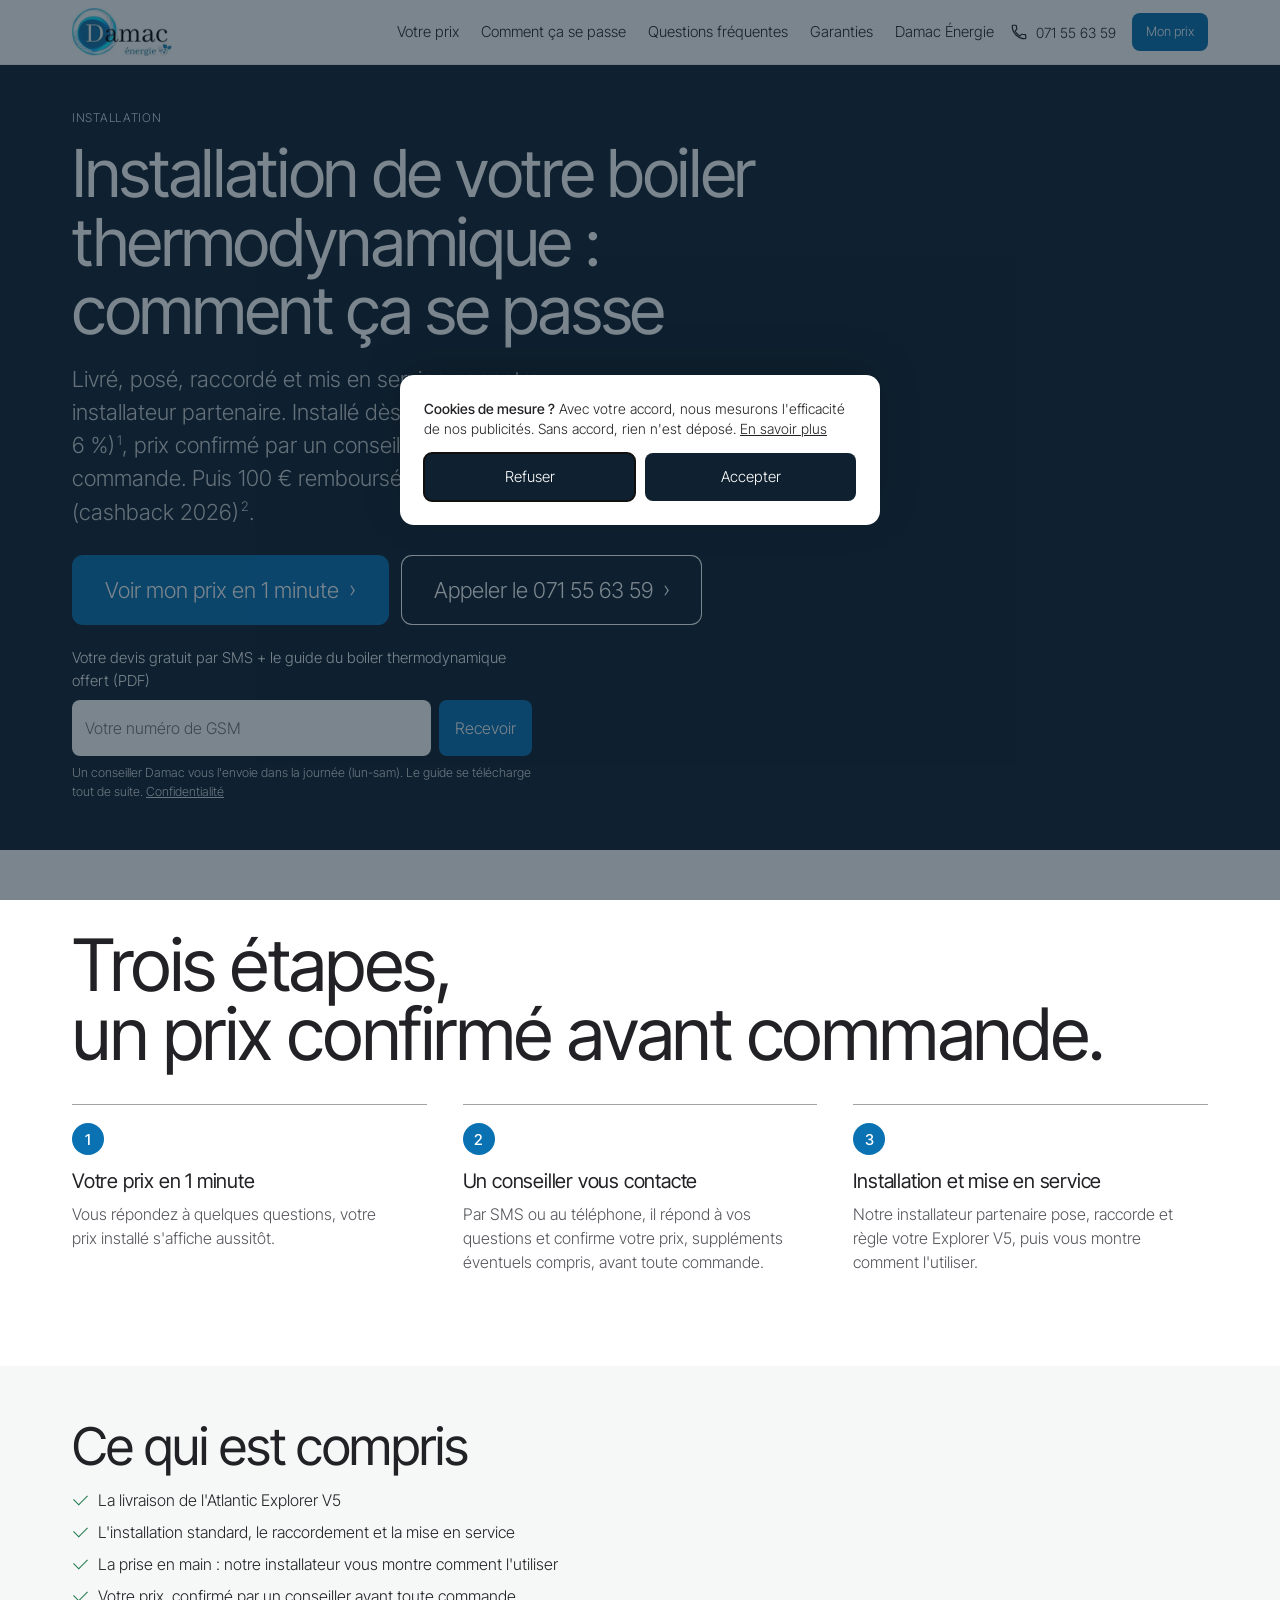
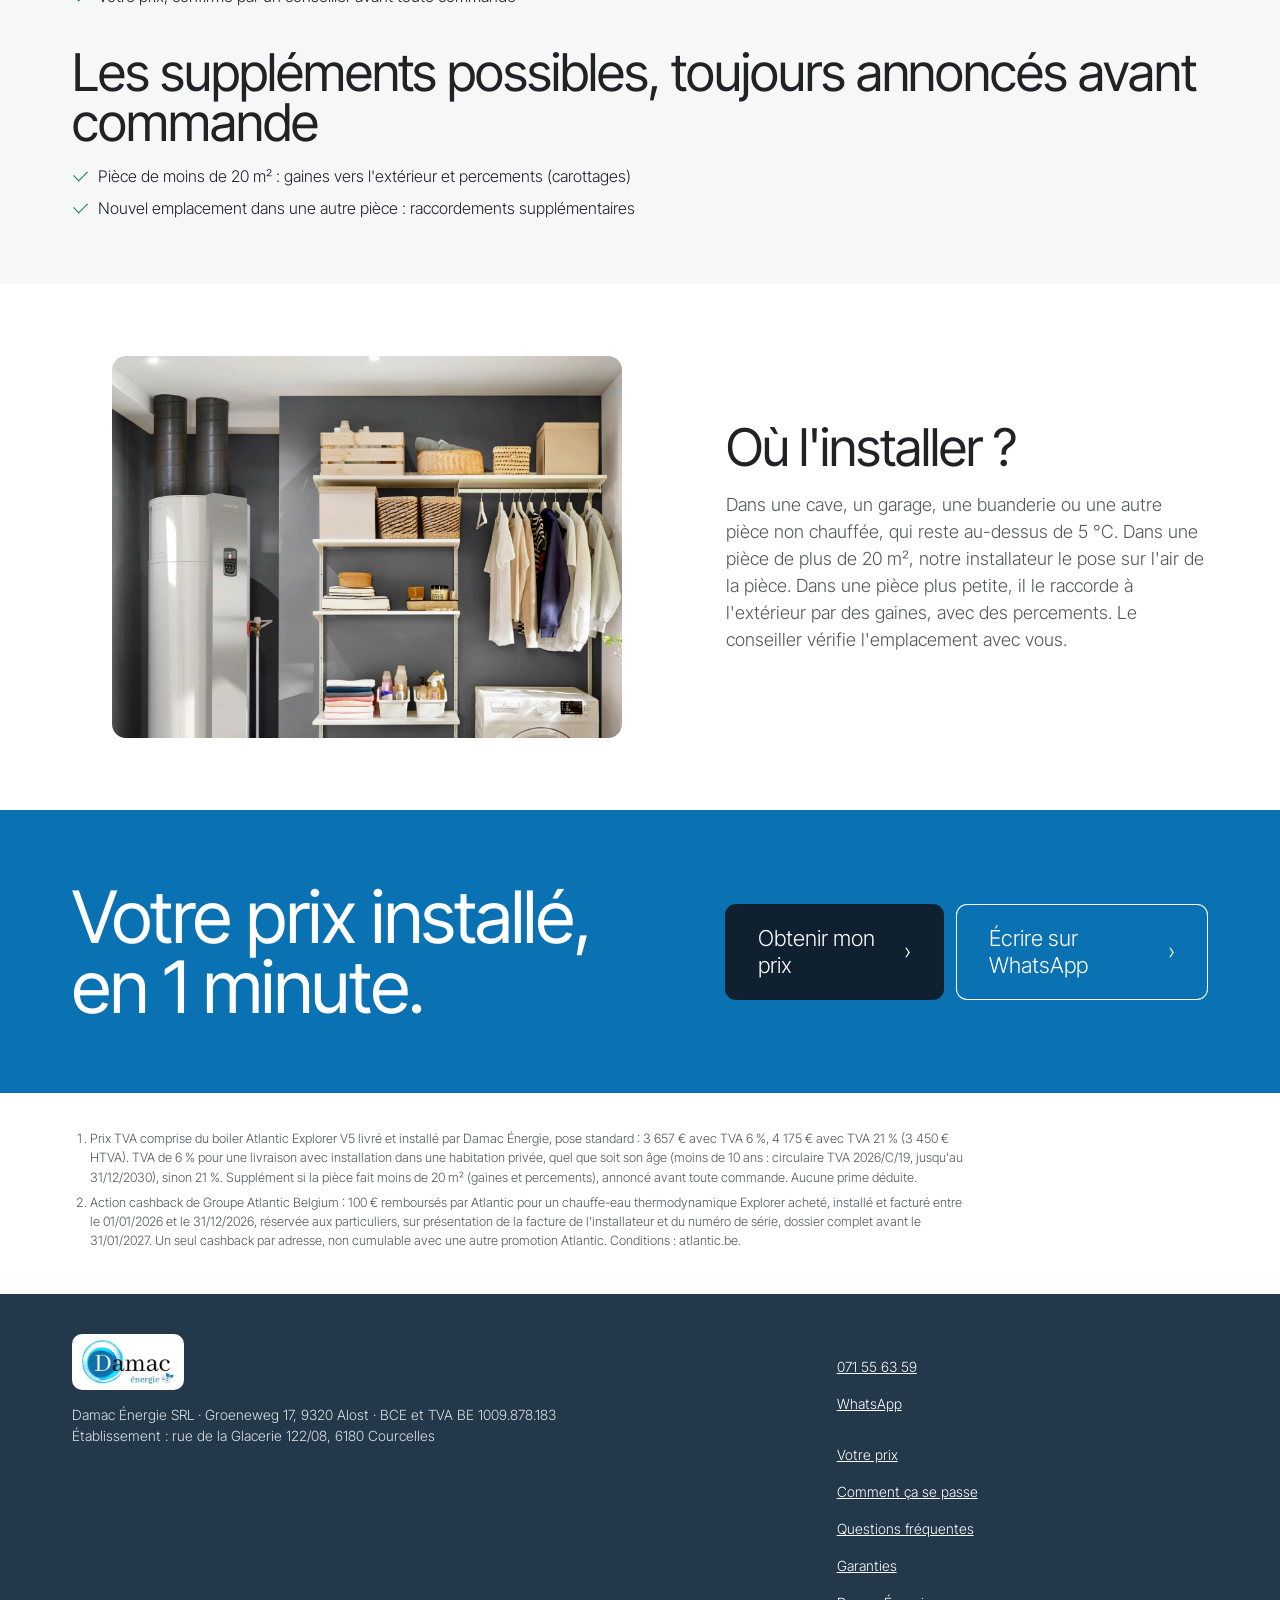
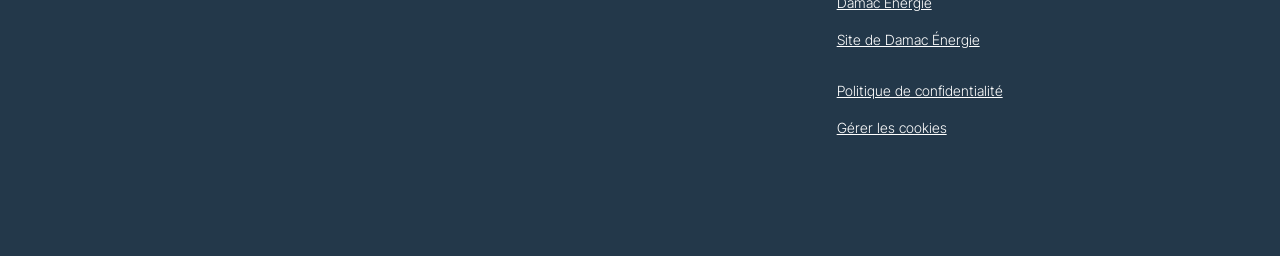
<file: installation.html>
<!DOCTYPE html>
<html lang="fr-BE">
<head>
<meta charset="utf-8">
<meta name="viewport" content="width=device-width, initial-scale=1, viewport-fit=cover">
<title>Installation d'un boiler thermodynamique : comment ça se passe | Damac</title>
<meta name="description" content="Boiler thermodynamique Atlantic Explorer V5 livré, posé et mis en service dès 3&nbsp;657&nbsp;€ TVAC. Prix en 1 minute, confirmé par un conseiller.">
<meta name="robots" content="noindex">
<link rel="canonical" href="https://boiler.damac-energie.be/installation.html">
<meta name="theme-color" content="#0f2130">
<link rel="preconnect" href="https://fonts.googleapis.com">
<link rel="preconnect" href="https://fonts.gstatic.com" crossorigin>
<link rel="preload" as="style" href="https://fonts.googleapis.com/css2?family=Inter+Tight:wght@300;400;500&display=swap" onload="this.onload=null;this.rel='stylesheet'"><noscript><link rel="stylesheet" href="https://fonts.googleapis.com/css2?family=Inter+Tight:wght@300;400;500&display=swap"></noscript>
<link rel="icon" href="favicon.ico" sizes="48x48">
<link rel="icon" type="image/png" sizes="192x192" href="assets/favicon-192.png">
<link rel="apple-touch-icon" href="assets/apple-touch-icon.png">

<!-- Google Consent Mode v2 : refus par défaut, relecture du choix avant le tag -->
<script>
  window.dataLayer = window.dataLayer || [];
  function gtag(){dataLayer.push(arguments);}
  gtag('consent','default',{ad_storage:'denied',ad_user_data:'denied',ad_personalization:'denied',analytics_storage:'denied',wait_for_update:500});
  gtag('set','url_passthrough',true);
  gtag('set','ads_data_redaction',true);
  try{ if(localStorage.getItem('damac_consent')==='granted'){
    gtag('consent','update',{ad_storage:'granted',ad_user_data:'granted',ad_personalization:'granted',analytics_storage:'granted'});
  }}catch(e){}
  gtag('js', new Date());
  gtag('config','AW-18251567891');
  gtag('config','AW-18251567891/JNy1CIPR4owdEJOmg_9D',{'phone_conversion_number':'071 55 63 59'});
</script>
<script async src="https://www.googletagmanager.com/gtag/js?id=AW-18251567891"></script>

<!-- Microsoft Clarity — refus par défaut -->
<script>
  (function(c,l,a,r,i,t,y){c[a]=c[a]||function(){(c[a].q=c[a].q||[]).push(arguments)};
  t=l.createElement(r);t.async=1;t.src="https://www.clarity.ms/tag/"+i;y=l.getElementsByTagName(r)[0];y.parentNode.insertBefore(t,y);
  })(window,document,"clarity","script","xeqaxxv227");
  clarity('consentv2',{ad_Storage:'denied',analytics_Storage:'denied'});
</script>

<style>
/* Landing Damac Énergie — boiler thermodynamique Atlantic Explorer V5
   Langage visuel calqué sur la référence premium (texte léger, grands titres en graisse normale,
   produit mis en scène sur fond sombre, cartes de choix à filet fin, accent orange), code réécrit. */

:root{
  --ink:#222226;          /* texte principal */
  --ink-2:#55565c;        /* texte secondaire */
  --dark:#0f2130;         /* héros, bouton sombre : bleu nuit, accordé au logo Damac */
  --dark-2:#23384a;       /* pied de page, filets forts */
  --line:#a0a2a6;         /* filets discrets */
  --soft:#edeff0;         /* surfaces claires, piste de progression */
  --paper:#ffffff;
  --paper-2:#f6f7f7;
  --accent:#0a72b3;       /* bleu Damac, texte blanc dessus (contraste 5,2:1) */
  --accent-2:#085e94;
  --accent-light:#7fd3f7; /* cyan du logo, texte sur fond sombre */
  --tint:#eaf5fb;         /* fonds clairs bleutés */
  --tint-ink:#0b4f7a;     /* texte sur fond clair bleuté */
  --ok:#1f7a4d;
  --r:8px;
  --wrap:1200px;
  --display:"Inter Tight", "Inter", Arial, sans-serif;
  --text:"Inter Tight", Arial, sans-serif;   /* Aira n'emploie qu'une police de texte : Inter Tight = même largeur à 1 % près */
}

*{box-sizing:border-box}
html{scroll-behavior:smooth;-webkit-text-size-adjust:100%;overflow-x:clip}
body{overflow-x:clip}
body{margin:0;font-family:var(--text);font-weight:300;font-size:16px;line-height:1.5;color:var(--ink);background:var(--paper)}
img{max-width:100%;height:auto;display:block}
a{color:inherit}
h1,h2,h3{font-family:var(--display);font-weight:400;margin:0;letter-spacing:-.02em}
h1{font-size:clamp(42px,calc(24px + 4.91vw),91px);line-height:.96}   /* Aira : 42,4 px -> 91 px */
h2{font-size:clamp(38px,calc(24.2px + 3.76vw),76px);line-height:1.1}   /* Aira : 38,3 px -> 75,6 px */
h3{font-size:20px;line-height:1.25;letter-spacing:-.01em}
p{margin:0 0 12px}
b,strong{font-weight:500}
sup{font-size:.4em;vertical-align:super;line-height:0;margin-left:2px}
sup a{text-decoration:none;opacity:.8;display:inline-block;padding:6px 4px;margin:-6px -2px}
.wrap{max-width:var(--wrap);margin:0 auto;padding:0 20px}
.nowrap{white-space:nowrap}
.sr{position:absolute;width:1px;height:1px;overflow:hidden;clip:rect(0 0 0 0)}
.sous{font-size:clamp(17px,calc(14.9px + .56vw),22.5px);color:var(--ink-2);max-width:560px}
.aide{font-size:13px;color:var(--ink-2);margin:10px 0 0}
.aide--c{text-align:center}
.err{font-size:14px;color:#a32d2d;margin:10px 0 0}
[hidden]{display:none!important}

/* Bandeau d'aperçu (à retirer avant publication) */
.apercu{background:var(--tint);color:var(--tint-ink);font-size:12px;text-align:center;padding:6px 12px}

/* ---------- Boutons ---------- */
.btn{display:inline-flex;align-items:center;justify-content:center;gap:10px;min-height:48px;padding:12px 20px;border-radius:var(--r);border:0;font:inherit;font-weight:300;font-size:16px;text-decoration:none;cursor:pointer;transition:background .15s,transform .1s}
.btn:active{transform:scale(.98)}
.btn--sm{min-height:38px;padding:8px 14px;font-size:13px}
.btn--lg{line-height:1.2;min-height:clamp(56px,calc(50px + 1.6vw),72px);padding:clamp(16px,calc(13.55px + .653vw),22.5px) clamp(24px,calc(20.3px + .98vw),33.7px);font-size:clamp(16px,calc(13.55px + .653vw),22.5px);border-radius:clamp(8px,calc(6.8px + .33vw),11.25px)}   /* Aira : 16 -> 22,5 px, rayon 8 -> 11,2 */
.btn--full{width:100%}
.btn--accent{background:var(--accent);color:#fff}
.btn--accent:hover{background:var(--accent-2)}
.btn--dark{background:var(--dark);color:#fff}
.btn--dark:hover{background:#000}
.btn--line{background:transparent;color:inherit;box-shadow:inset 0 0 0 1px currentColor}
.chev{font-size:22px;line-height:0;margin-top:-2px}
.lien{background:none;border:0;padding:0;font:inherit;color:inherit;text-decoration:underline;cursor:pointer}

/* ---------- En-tête ---------- */
.nav{position:sticky;top:0;z-index:40;background:rgba(255,255,255,.96);backdrop-filter:saturate(1.4) blur(6px);border-bottom:1px solid rgba(0,0,0,.06)}
.nav__in{display:flex;align-items:center;gap:16px;height:64px}
.logo{display:flex;align-items:center;gap:10px;text-decoration:none;margin-right:auto}
.logo__mark{width:34px;height:34px;border-radius:9px;background:var(--dark);color:var(--accent);display:grid;place-items:center;font-family:var(--display);font-weight:500;font-size:18px}
.logo__txt{font-family:var(--display);font-weight:500;font-size:17px;letter-spacing:-.01em;white-space:nowrap}
.logo--clair .logo__mark{background:#fff;color:var(--dark)}
.logo__img{height:48px;width:auto}
.logo__puce{display:inline-block;background:#fff;border-radius:10px;padding:6px 10px}
.logo__puce .logo__img{height:44px}
.nav__tel{display:flex;align-items:center;gap:8px;text-decoration:none;font-size:14px;white-space:nowrap}
.btn--sm{white-space:nowrap}
@media (max-width:459px){.nav__tel span{display:none}.nav__tel{width:40px;height:40px;justify-content:center;border-radius:50%;box-shadow:inset 0 0 0 1px var(--line)}.nav__in{gap:10px}}
.nav__tel svg{width:18px;height:18px;fill:none;stroke:currentColor;stroke-width:1.6}

/* ---------- Héros (fond sombre, produit en objet) ---------- */
.hero{background:var(--dark);color:#fff;position:relative;z-index:2}
.hero__in{display:grid;grid-template-columns:1fr;gap:8px;padding-top:36px}
.hero h1{max-width:none}
.hero h1 sup a{color:#fff}
.hero__lede{font-size:clamp(22px,calc(17px + 1.44vw),39px);line-height:1.1;max-width:24ch;margin:22px 0 28px;font-weight:400;color:rgba(255,255,255,.92)}
.hero__cta{display:flex;flex-direction:column;gap:12px;max-width:420px}
.hero__img{margin:12px 0 0;position:relative;z-index:3;display:flex;justify-content:center}
.hero__img img{width:min(44vw,220px);filter:drop-shadow(0 30px 40px rgba(0,0,0,.45));margin-bottom:-110px}
.hero .btn--dark{background:#fff;color:var(--ink)}
.hero .btn--dark:hover{background:#f1f1f1}

.note-google{display:inline-flex;align-items:center;gap:8px;background:#fff;color:var(--ink);border-radius:var(--r);padding:8px 12px;font-size:14px;margin-top:22px}
.note-google__g{width:20px;height:20px;border-radius:50%;background:conic-gradient(#ea4335 0 25%,#fbbc05 0 50%,#34a853 0 75%,#4285f4 0);color:#fff;font:500 12px/20px var(--text);text-align:center}
.note-google__stars{color:#f5a623;letter-spacing:1px}
.note-google--clair{background:var(--soft)}

/* Étiquette énergie (flèche de classe + échelle) */
.badges{display:flex;flex-wrap:wrap;align-items:center;gap:10px 16px;margin-top:22px}
.badges .note-google{margin:0}
.energie{display:flex;align-items:center;gap:10px;font-size:11px;line-height:1.3;color:rgba(255,255,255,.85)}
.energie__fleche{display:inline-block;background:#007a3d;color:#fff;font:500 15px/28px var(--text);padding:0 16px 0 10px;clip-path:polygon(0 0,82% 0,100% 50%,82% 100%,0 100%)}
.energie--mini{position:static;display:inline-flex;vertical-align:middle}
.energie--mini .energie__fleche{font-size:12px;line-height:22px;padding:0 12px 0 7px}

/* ---------- Pastille et section prime (masquées automatiquement après le 30/09) ---------- */
.pastille{display:inline-flex;align-items:center;gap:8px;background:rgba(127,211,247,.12);color:var(--accent-light);border:1px solid rgba(127,211,247,.45);border-radius:999px;padding:6px 14px;font-size:13px;text-decoration:none;margin-bottom:18px}
.prime{background:var(--tint);padding:64px 0}
.prime__in{display:grid;gap:22px}
.surtitre{font-size:12px;letter-spacing:.06em;text-transform:uppercase;color:var(--tint-ink);margin-bottom:12px}
.prime .sous{margin:0 0 18px}
.coches.coches--nu{margin:0 0 22px;padding:0;border:0}
.prime .coches li{font-size:16px;margin-bottom:10px}
.offre__tva{font-size:13px;color:var(--ink-2);margin:6px 0 0}
.offre__pose{margin:6px 18px 0;padding:12px 14px;background:var(--paper-2);border-radius:8px;font-size:14px}
.offre__pose b{font-weight:400}
.supps{list-style:none;margin:6px 0 0;padding:0;font-size:13px;color:var(--tint-ink)}
.supps li{margin-top:4px}
a.note-google{text-decoration:none;transition:box-shadow .15s}
a.note-google:hover{box-shadow:0 0 0 2px var(--accent)}

/* ---------- 3 preuves ---------- */
.preuves{padding:150px 0 56px;background:var(--paper);position:relative;z-index:1}
.preuves__grid{display:grid;grid-template-columns:1fr;gap:28px}
.preuve{border-top:1px solid var(--line);padding-top:18px}
.preuve__chiffre{font-family:var(--display);font-size:clamp(44px,calc(30px + 3.2vw),76px);line-height:1;letter-spacing:-.02em;margin-bottom:10px}
.preuve p{color:var(--ink-2);max-width:32ch}

/* ---------- Questionnaire ---------- */
.quiz-sec{background:var(--paper-2);padding:64px 0}
.quiz-sec__head{margin-bottom:26px}
.quiz-sec__head .sous{margin-top:14px}
.quiz{background:#fff;border-radius:14px;padding:22px 18px 26px;max-width:640px;box-shadow:0 1px 0 rgba(0,0,0,.04)}
.quiz__top{display:flex;align-items:center;gap:14px;margin-bottom:22px}
.quiz__back{background:none;border:0;font:inherit;font-size:14px;color:var(--ink-2);cursor:pointer;padding:6px 0}
.quiz__bar{flex:1;height:14px;background:var(--soft);border-radius:999px;overflow:hidden}
.quiz__bar span{display:block;height:100%;width:8%;background:var(--accent);border-radius:999px;transition:width .35s ease}
.q{border:0;margin:0;padding:0;display:none;min-width:0}
.q.is-active{display:block;animation:entre .28s ease}
@keyframes entre{from{opacity:0;transform:translateY(8px)}to{opacity:1;transform:none}}
.q legend{font-family:var(--display);font-weight:400;font-size:28px;line-height:1.2;letter-spacing:-.01em;margin-bottom:18px;padding:0}
.opts{display:grid;gap:10px}
.opts--2{grid-template-columns:1fr 1fr}
.opts--3{grid-template-columns:1fr 1fr 1fr}
.opt{display:flex;align-items:center;gap:14px;width:100%;min-height:61px;padding:16px 12px;background:#fff;border:.8px solid var(--dark-2);border-radius:var(--r);font:inherit;font-weight:300;color:var(--ink);text-align:left;cursor:pointer;transition:background .12s,box-shadow .12s}
.opt:hover{background:var(--paper-2)}
.opt:focus-visible{outline:2px solid var(--accent);outline-offset:2px}
.opt.is-choisi{box-shadow:inset 0 0 0 2px var(--ink);background:#fffaf2}
.opt span{display:flex;flex-direction:column;gap:2px;flex:1}
.opt b{font-weight:400}
.opt small{font-size:13px;color:var(--ink-2)}
.opt--c{justify-content:center;text-align:center}
.opt--c span{align-items:center}
.ico{width:26px;height:26px;flex:none;fill:none;stroke:var(--ink);stroke-width:1.3;stroke-linejoin:round;stroke-linecap:round}
.tag{font-style:normal;font-size:12px;padding:4px 8px;border-radius:6px;background:var(--soft);color:var(--ink-2);white-space:nowrap}
.tag--ok{background:#e4f3ea;color:var(--ok)}
.champ-cp{display:flex;gap:10px;flex-wrap:wrap}
.champ-cp input{flex:1;min-width:140px}
input:not([type=checkbox]){height:56px;padding:0 16px;border:.8px solid var(--dark-2);border-radius:var(--r);font:inherit;font-size:18px;font-weight:300;color:var(--ink);background:#fff;width:100%}
input:focus{outline:2px solid var(--accent);outline-offset:1px}
.champs{display:grid;gap:14px;margin-bottom:16px}
.champs label{display:flex;flex-direction:column;gap:6px;font-size:14px;color:var(--ink-2);min-width:0}
.facult{color:var(--ink-2)}
.case{flex-direction:row!important;align-items:flex-start;gap:10px!important;font-size:13px!important}
.case input{margin-top:2px;width:18px;height:18px;flex:none;accent-color:var(--ink)}
.hp{position:absolute;left:-9999px;width:1px;height:1px}

/* Carte prix (résultat) */
.offre{border:.8px solid var(--dark-2);border-radius:12px;overflow:hidden}
.offre__badge{display:block;background:var(--ink);color:#fff;text-align:center;font-size:13px;letter-spacing:.04em;padding:8px}
.offre__corps{display:grid;grid-template-columns:1fr;gap:10px;padding:18px 18px 6px}
.offre__corps img{display:none}
.offre h3{font-size:17px;margin-bottom:6px}
.offre__prix{font-family:var(--display);font-size:clamp(34px,10vw,44px);line-height:1.05;letter-spacing:-.02em;white-space:nowrap}
.offre__prix small{font-size:16px;color:var(--ink-2)}
.offre__htva{font-size:13px;color:var(--ink-2);margin-top:6px;display:flex;align-items:center;gap:8px;flex-wrap:wrap}
.offre__supp{font-size:13px;background:var(--tint);border-radius:6px;padding:8px 10px;margin:10px 0 0}
.coches{list-style:none;margin:10px 18px 18px;padding:14px 0 0;border-top:1px solid var(--soft)}
.coches li{position:relative;padding-left:26px;margin-bottom:8px;font-size:15px}
.coches li::before{content:"";position:absolute;left:2px;top:6px;width:12px;height:7px;border-left:1.6px solid var(--ok);border-bottom:1.6px solid var(--ok);transform:rotate(-45deg)}
.offre .btn--full{width:calc(100% - 36px);margin:0 18px;padding-left:14px;padding-right:14px}
.offre .btn--full{white-space:normal;text-align:center}
.offre .aide{padding:0 18px 18px}

/* ---------- Étapes ---------- */
.etapes-sec{padding:80px 0}
.etapes{list-style:none;margin:36px 0 0;padding:0;display:grid;gap:28px}
.etapes li{border-top:1px solid var(--line);padding-top:18px}
.etapes__n{display:inline-grid;place-items:center;width:32px;height:32px;border-radius:50%;background:var(--accent);color:#fff;font:500 15px/1 var(--display);margin-bottom:14px}
.etapes h3{margin-bottom:8px}
.etapes p{color:var(--ink-2);max-width:36ch}

/* ---------- Produit en situation ---------- */
.situ{padding:0 0 80px}
.situ__in{display:grid;gap:28px}
.situ__img img{border-radius:14px;width:100%}
.situ__txt p{font-size:18px;color:var(--ink-2);margin:18px 0}
.liste{list-style:none;padding:0;margin:0}
.liste li{border-top:1px solid var(--soft);padding:12px 0;font-size:16px}

/* ---------- Caractéristiques ---------- */
.carac{background:var(--dark);color:#fff;padding:80px 0;overflow:hidden}
.carac .sous{color:rgba(255,255,255,.7);margin-top:12px}
.carac__in{display:grid;gap:28px}
.specs{margin:0;display:grid;grid-template-columns:1fr;border-top:1px solid rgba(255,255,255,.18)}
.specs div{display:flex;justify-content:space-between;gap:16px;padding:14px 0;border-bottom:1px solid rgba(255,255,255,.18)}
.specs dt{color:rgba(255,255,255,.7)}
.specs dd{margin:0;font-weight:400;text-align:right}
.carac__coupe{margin:0;display:flex;justify-content:center}
.carac__coupe img{width:min(55vw,260px)}

/* ---------- Avis ---------- */
.avis{padding:80px 0}
.avis__head{display:flex;flex-direction:column;gap:18px;margin-bottom:30px}
.avis__head .note-google{margin:0;align-self:flex-start}
.avis__grid{display:grid;gap:14px}
.avi{margin:0;background:var(--paper-2);border-radius:12px;padding:22px}
.avi__stars{color:#f5a623;letter-spacing:2px;margin-bottom:10px}
.avi p{font-family:var(--display);font-size:21px;line-height:1.3;letter-spacing:-.01em}
.avi footer{font-size:13px;color:var(--ink-2)}

/* ---------- FAQ ---------- */
.faq{padding:40px 0 80px}
.faq__in{display:grid;gap:26px}
.faq__list details{border-top:1px solid var(--line);padding:18px 0}
.faq__list details:last-child{border-bottom:1px solid var(--line)}
.faq__list summary{font-family:var(--display);font-size:20px;cursor:pointer;list-style:none;display:flex;justify-content:space-between;gap:16px}
.faq__list summary::-webkit-details-marker{display:none}
.faq__list summary::after{content:"+";font-weight:300;font-size:26px;line-height:1}
.faq__list details[open] summary::after{content:"−"}
.faq__list p{color:var(--ink-2);margin:12px 0 0;max-width:62ch}

/* ---------- Dernier appel ---------- */
.exc{background:var(--dark);color:#fff;padding:56px 0}
.exc__in{display:grid;gap:18px}
.exc .surtitre{color:var(--accent-light)}
.exc h2{color:#fff;margin:0}
.exc .sous{color:rgba(255,255,255,.88);margin:0 0 14px}
.exc sup a{color:rgba(255,255,255,.88)}
.exc__chiffre{font-family:var(--display);font-weight:400;font-size:clamp(64px,calc(30px + 6vw),91px);line-height:1;letter-spacing:-.03em;margin:26px 0 8px;color:#fff}
.exc__legende{font-size:14px;color:rgba(255,255,255,.75);margin:0}
.exc__cta{display:flex;flex-direction:column;gap:12px;max-width:420px}
.exc .btn--dark{background:#fff;color:var(--ink)}
.exc .btn--dark:hover{background:#f1f1f1}
.exc__prime{background:rgba(127,211,247,.10);border:1px solid rgba(127,211,247,.4);border-radius:10px;padding:12px 14px;font-size:14px;margin:0 0 20px;color:#fff}
.offre__promo{display:inline-block;background:var(--tint);color:var(--tint-ink);border-radius:6px;padding:4px 10px;font-size:13px;font-weight:500;margin:6px 0 4px}
.final .surtitre{color:#d4effc}
.final{background:var(--accent);color:#fff;padding:72px 0}
.final__in{display:grid;gap:26px}
.final .btn--accent{background:var(--dark);color:#fff}
.final .btn--accent:hover{background:#000}

/* ---------- Notes ---------- */
.notes{padding:36px 0 44px}
.notes ol{margin:0;padding-left:18px;font-size:12.8px;color:var(--ink-2);display:grid;gap:6px;max-width:900px}

/* ---------- Pied ---------- */
.pied{background:var(--dark-2);color:rgba(255,255,255,.85);padding:40px 0 110px;font-size:14px}
.pied__in{display:grid;gap:22px}
.pied p{margin:14px 0 0}
.pied a,.pied .lien{color:#fff;display:inline-block;padding:8px 0}

/* ---------- Barre mobile + cookies ---------- */
.barre{position:fixed;left:0;right:0;bottom:0;z-index:50;display:grid;grid-template-columns:1fr 1fr;gap:10px;padding:10px 14px calc(10px + env(safe-area-inset-bottom));background:rgba(255,255,255,.97);border-top:1px solid rgba(0,0,0,.08);transform:translateY(110%);transition:transform .25s}
.barre.is-on{transform:none}
/* 04/10/2026 : fenêtre à choix, plus une barre (leçon Presto 12/09 : barre discrète = 27 % des contacts comptés, fenêtre = 90 %) ;
   deux boutons strictement identiques, aucun préféré (APD / EDPB) */
.cookie{position:fixed;inset:0;z-index:70;display:flex;align-items:flex-end;justify-content:center;background:rgba(15,33,48,.55)}
.cookie__boite{width:100%;max-width:480px;background:#fff;color:var(--ink);border-radius:16px 16px 0 0;padding:20px 16px calc(16px + env(safe-area-inset-bottom));box-shadow:0 -10px 40px rgba(0,0,0,.2);font-size:14px;line-height:1.45}
.cookie p{margin:0 0 14px}
.cookie__btns{display:grid;grid-template-columns:1fr 1fr;gap:10px}
.cookie .btn{width:100%;min-height:48px;padding:8px 12px;font-size:15px}

/* ---------- Tablette et bureau ---------- */
@media (min-width:760px){
  h2{line-height:.96}
  .wrap{padding:0 32px}
  .hero__cta{flex-direction:row;max-width:none}
  .preuves__grid{grid-template-columns:repeat(3,1fr);gap:36px}
  .quiz{padding:30px 32px 34px}
  .offre__corps{grid-template-columns:64px 1fr;gap:16px;align-items:center}
  .offre__corps img{display:block;width:64px}
  .etapes{grid-template-columns:repeat(3,1fr);gap:36px}
  .avis__grid{grid-template-columns:repeat(3,1fr)}
  .avis__head{flex-direction:row;justify-content:space-between;align-items:flex-end}
  .pied__in{grid-template-columns:2fr 1fr}
  .barre{display:none}
  .cookie{align-items:center}
  .cookie__boite{border-radius:14px;padding:24px}
}
@media (min-width:1024px){
  .hero__in{grid-template-columns:1.15fr .85fr;align-items:center;padding-top:64px;padding-bottom:0}
  .hero__txt{padding-bottom:90px}
  .hero__img img{width:270px;margin-bottom:-60px}
  .hero h1{max-width:13ch}
  .preuves{padding-top:120px}
  .prime__in{grid-template-columns:1fr 1fr;gap:64px;align-items:start}
  .quiz-sec .wrap{display:grid;grid-template-columns:.9fr 1.1fr;gap:56px;align-items:start}
  .quiz-sec__head{position:sticky;top:100px}
  .situ__in{grid-template-columns:1.1fr .9fr;align-items:center;gap:64px}
  .carac__in{grid-template-columns:1fr 1.1fr .6fr;align-items:center;gap:48px}
  .faq__in{grid-template-columns:.8fr 1.2fr;gap:64px}
  .final__in{grid-template-columns:1.3fr 1fr;align-items:center}
  .exc__in{grid-template-columns:1fr 1fr;gap:64px;align-items:start}
  .final .hero__cta{justify-content:flex-end}
}
@media (prefers-reduced-motion:reduce){*{animation:none!important;transition:none!important;scroll-behavior:auto!important}}
.toast{position:fixed;left:50%;bottom:24px;transform:translateX(-50%);z-index:60;background:var(--dark);color:#fff;padding:14px 20px;border-radius:10px;box-shadow:0 12px 40px rgba(0,0,0,.25);font-size:17px;max-width:calc(100% - 32px)}
.toast b{font-weight:500;white-space:nowrap}
.hero__tva{font-size:15px;color:rgba(255,255,255,.8);margin:14px 0 0}

/* 02/10/2026 — contrôle petits téléphones (leçon Azdine : bouton WhatsApp invisible sur petit écran)
   · barre du bas : 3 actions (prix, WhatsApp, appel) au lieu de 2 ; WhatsApp n'était qu'en bas de page
   · 320-359 px : le titre débordait de 18 px (« thermodynamique » et « TVAC » coupés) */
.barre{grid-template-columns:1fr 1fr 1fr;gap:8px;padding-left:10px;padding-right:10px}
.barre .btn{padding-left:6px;padding-right:6px;white-space:nowrap;justify-content:center}
@media (max-width:359px){h1{font-size:34px}h2{font-size:31px}.hero__txt{min-width:0}.faq__in{grid-template-columns:minmax(0,1fr)}.barre .btn{font-size:14px}}

/* 03/10/2026 — navigation (Google pénalise les pages « piège » sans navigation, FONDAMENTAUX §9.6) + synonymes */
.nav__liens{display:none;gap:22px;margin-left:auto;font-size:15px}
.nav__liens a{color:var(--ink);text-decoration:none}
.nav__liens a:hover{text-decoration:underline}
@media (min-width:1000px){.nav__liens{display:flex}.nav__liens + .nav__tel{margin-left:0}}
.hero__syn{font-size:15px;opacity:.8;margin-top:10px;max-width:46ch}

/* ---------- Sous-pages (cibles des liens annexes, 04/10/2026) ---------- */
.ptete{background:var(--dark);color:#fff;padding:44px 0 48px}
.ptete h1{font-size:clamp(34px,calc(20px + 3.6vw),68px);line-height:1.04;max-width:20ch}
.ptete .sous{color:rgba(255,255,255,.8);margin:18px 0 26px}
.ptete .surtitre{color:#d4effc}
.ptete sup{font-size:.6em}
.bloc{padding:56px 0}
.bloc h2{font-size:clamp(30px,calc(20px + 2.6vw),52px);margin-bottom:16px}
.bloc p{max-width:62ch;color:var(--ink-2)}
.bloc .coches{margin:10px 0 0;padding:0;border:0}
.bloc .coches li{font-size:16px}
.bloc--clair{background:var(--paper-2)}
.bloc__h2b{margin-top:40px}
@media (max-width:359px){.ptete h1{font-size:30px}}

/* ---------- Capture rapide « offre par SMS » (07/10/2026 : 85 % partaient sans toucher au quiz) ---------- */
.rapide{margin:22px 0 0;max-width:460px}
.rapide__t{margin:0 0 8px;font-size:15px;color:inherit}
.rapide__champ{display:flex;gap:8px}
.rapide__champ input{flex:1;min-width:0;min-height:48px;padding:10px 12px;border-radius:var(--r);border:1px solid rgba(255,255,255,.35);background:#fff;color:var(--ink);font:inherit;font-size:16px}
.rapide__champ .btn{flex:0 0 auto;min-height:48px;padding:10px 16px}
.rapide__aide{font-size:12.5px;margin:8px 0 0;opacity:.85}
.rapide__aide a{color:inherit}
.hero .rapide .err,.ptete .rapide .err{color:#ffc2c2}
.rapide--clair{margin:4px 18px 14px;padding:14px;background:var(--tint);border-radius:10px;max-width:none}
.rapide--clair .rapide__t{font-size:16px}
.rapide--clair .rapide__champ input{border-color:var(--line)}
.offre__ferme{font-size:14px;color:var(--ok);margin:6px 0 0}
.lien--c{display:block;margin:4px auto 18px;font-size:14px;color:var(--ink-2)}

/* ---------- Cashback Atlantic 2026 (08/10/2026) ---------- */
.hero__cashback{margin:8px 0 0;font-size:15px;color:#bfe6fb}
.hero__cashback sup a,.offre__cashback sup a{color:inherit}
.offre__cashback{margin:6px 0 0;font-size:14px;color:var(--ok)}

</style>
</head>
<body data-page="installation">
<!-- Cookies : fenêtre à choix, deux boutons identiques (04/10/2026) -->
<div class="cookie" id="cookie" role="dialog" aria-modal="true" aria-labelledby="cookie-t">
  <div class="cookie__boite">
    <p id="cookie-t"><b>Cookies de mesure&nbsp;?</b> Avec votre accord, nous mesurons l'efficacité de nos publicités. Sans accord, rien n'est déposé. <a href="politique-confidentialite.html">En savoir plus</a></p>
    <div class="cookie__btns">
      <button type="button" class="btn btn--dark" id="cookie-no">Refuser</button>
      <button type="button" class="btn btn--dark" id="cookie-ok">Accepter</button>
    </div>
  </div>
</div>
<script>try{if(localStorage.getItem("damac_consent"))document.getElementById("cookie").hidden=true}catch(e){}</script>

<header class="nav">
  <div class="wrap nav__in">
    <a class="logo" href="/" aria-label="Damac Énergie, boiler thermodynamique : accueil">
      <img class="logo__img" src="assets/damac-logo.webp" alt="Damac Énergie" width="250" height="120">
    </a>
    <nav class="nav__liens" aria-label="Navigation">
      <a href="/#prix">Votre prix</a><a href="/installation.html">Comment ça se passe</a><a href="/questions.html">Questions fréquentes</a><a href="/garantie.html">Garanties</a><a href="/damac.html">Damac Énergie</a>
    </nav>
    <a class="nav__tel" href="tel:+3271556359" aria-label="Appeler le 071 55 63 59"><svg viewBox="0 0 24 24" aria-hidden="true"><path d="M6.6 10.8a15.1 15.1 0 0 0 6.6 6.6l2.2-2.2c.3-.3.7-.4 1-.2 1.1.4 2.3.6 3.6.6.6 0 1 .4 1 1V20c0 .6-.4 1-1 1A17 17 0 0 1 3 4c0-.6.4-1 1-1h3.5c.6 0 1 .4 1 1 0 1.3.2 2.5.6 3.6.1.3 0 .7-.2 1l-2.3 2.2z"/></svg><span>071 55 63 59</span></a>
    <a class="btn btn--accent btn--sm btn-prix" href="/#prix">Mon prix</a>
  </div>
</header>

<main>
<section class="ptete">
  <div class="wrap">
    <p class="surtitre">Installation</p>
    <h1>Installation de votre boiler thermodynamique&nbsp;: comment ça se passe</h1>
    <p class="sous">Livré, posé, raccordé et mis en service par notre installateur partenaire. Installé dès 3&nbsp;657&nbsp;€ TVAC (TVA 6&nbsp;%)<sup>1</sup>, prix confirmé par un conseiller avant toute commande. Puis 100&nbsp;€ remboursés par Atlantic (cashback 2026)<sup>2</sup>.</p>
    <div class="hero__cta">
      <a class="btn btn--accent btn--lg btn-prix" href="/#prix">Voir mon prix en 1 minute <span class="chev" aria-hidden="true">›</span></a>
      <a class="btn btn--line btn--lg" href="tel:+3271556359">Appeler le 071 55 63 59 <span class="chev" aria-hidden="true">›</span></a>
    </div>
    <form class="rapide" novalidate>
      <p class="rapide__t">Votre devis gratuit par SMS + le guide du boiler thermodynamique offert (PDF)</p>
      <div class="rapide__champ">
        <input type="tel" name="tel_rapide" inputmode="tel" autocomplete="tel" placeholder="Votre numéro de GSM" aria-label="Votre numéro de téléphone">
        <button type="submit" class="btn btn--accent">Recevoir</button>
      </div>
      <p class="rapide__aide">Un conseiller Damac vous l'envoie dans la journée (lun-sam). Le guide se télécharge tout de suite. <a href="politique-confidentialite.html">Confidentialité</a></p>
      <p class="err" role="alert" hidden></p>
    </form>
  </div>
</section>

<section class="etapes-sec">
  <div class="wrap">
    <h2>Trois étapes,<br>un prix confirmé avant commande.</h2>
    <ol class="etapes">
      <li><span class="etapes__n">1</span><h3>Votre prix en 1 minute</h3><p>Vous répondez à quelques questions, votre prix installé s'affiche aussitôt.</p></li>
      <li><span class="etapes__n">2</span><h3>Un conseiller vous contacte</h3><p>Par SMS ou au téléphone, il répond à vos questions et confirme votre prix, suppléments éventuels compris, avant toute commande.</p></li>
      <li><span class="etapes__n">3</span><h3>Installation et mise en service</h3><p>Notre installateur partenaire pose, raccorde et règle votre Explorer V5, puis vous montre comment l'utiliser.</p></li>
    </ol>
  </div>
</section>

<section class="bloc bloc--clair">
  <div class="wrap">
    <h2>Ce qui est compris</h2>
    <ul class="coches">
      <li>La livraison de l'Atlantic Explorer V5</li>
      <li>L'installation standard, le raccordement et la mise en service</li>
      <li>La prise en main&nbsp;: notre installateur vous montre comment l'utiliser</li>
      <li>Votre prix, confirmé par un conseiller avant toute commande</li>
    </ul>
    <h2 class="bloc__h2b">Les suppléments possibles, toujours annoncés avant commande</h2>
    <ul class="coches">
      <li>Pièce de moins de 20&nbsp;m²&nbsp;: gaines vers l'extérieur et percements (carottages)</li>
      <li>Nouvel emplacement dans une autre pièce&nbsp;: raccordements supplémentaires</li>
    </ul>
  </div>
</section>

<section class="situ bloc">
  <div class="wrap situ__in">
    <figure class="situ__img">
      <picture>
        <source srcset="assets/hero-buanderie-large.webp" type="image/webp">
        <img src="assets/hero-buanderie-large.jpg" alt="Atlantic Explorer V5 installé dans une buanderie" width="1600" height="1200" loading="lazy">
      </picture>
    </figure>
    <div class="situ__txt">
      <h2>Où l'installer&nbsp;?</h2>
      <p>Dans une cave, un garage, une buanderie ou une autre pièce non chauffée, qui reste au-dessus de 5&nbsp;°C. Dans une pièce de plus de 20&nbsp;m², notre installateur le pose sur l'air de la pièce. Dans une pièce plus petite, il le raccorde à l'extérieur par des gaines, avec des percements. Le conseiller vérifie l'emplacement avec vous.</p>
      
    </div>
  </div>
</section>

<section class="final">
  <div class="wrap final__in">
    <div><h2>Votre prix installé,<br>en 1&nbsp;minute.</h2></div>
    <div class="hero__cta">
      <a class="btn btn--accent btn--lg btn-prix" href="/#prix">Obtenir mon prix <span class="chev" aria-hidden="true">›</span></a>
      <a class="btn btn--line btn--lg" href="https://wa.me/32484786154?text=Bonjour%2C%20je%20souhaite%20un%20prix%20pour%20le%20boiler%20thermodynamique%20Atlantic%20Explorer%20V5.">Écrire sur WhatsApp <span class="chev" aria-hidden="true">›</span></a>
    </div>
  </div>
</section>

<section class="notes">
  <div class="wrap">
    <ol>
      <li>Prix TVA comprise du boiler Atlantic Explorer V5 livré et installé par Damac Énergie, pose standard&nbsp;: 3&nbsp;657&nbsp;€ avec TVA 6&nbsp;%, 4&nbsp;175&nbsp;€ avec TVA 21&nbsp;% (3&nbsp;450&nbsp;€ HTVA). TVA de 6&nbsp;% pour une livraison avec installation dans une habitation privée, quel que soit son âge (moins de 10&nbsp;ans&nbsp;: circulaire TVA 2026/C/19, jusqu'au 31/12/2030), sinon 21&nbsp;%. Supplément si la pièce fait moins de 20&nbsp;m² (gaines et percements), annoncé avant toute commande. Aucune prime déduite.</li>
      <li>Action cashback de Groupe Atlantic Belgium&nbsp;: 100&nbsp;€ remboursés par Atlantic pour un chauffe-eau thermodynamique Explorer acheté, installé et facturé entre le 01/01/2026 et le 31/12/2026, réservée aux particuliers, sur présentation de la facture de l'installateur et du numéro de série, dossier complet avant le 31/01/2027. Un seul cashback par adresse, non cumulable avec une autre promotion Atlantic. Conditions&nbsp;: atlantic.be.</li>
    </ol>
  </div>
</section>

</main>

<footer class="pied">
  <div class="wrap pied__in">
    <div>
      <div class="logo logo--clair"><span class="logo__puce"><img class="logo__img" src="assets/damac-logo.webp" alt="Damac Énergie" width="250" height="120"></span></div>
      <p>Damac Énergie SRL · Groeneweg 17, 9320 Alost · BCE et TVA BE 1009.878.183<br>Établissement&nbsp;: rue de la Glacerie 122/08, 6180 Courcelles</p>
    </div>
    <div>
      <p><a href="tel:+3271556359">071 55 63 59</a><br><a href="https://wa.me/32484786154">WhatsApp</a></p>
      <p><a href="/#prix">Votre prix</a><br><a href="/installation.html">Comment ça se passe</a><br><a href="/questions.html">Questions fréquentes</a><br><a href="/garantie.html">Garanties</a><br><a href="/damac.html">Damac Énergie</a><br><a href="https://www.damac-energie.be/">Site de Damac Énergie</a></p>
      <p><a href="politique-confidentialite.html">Politique de confidentialité</a><br><button type="button" class="lien" id="cookie-reouvrir">Gérer les cookies</button></p>
    </div>
  </div>
</footer>

<div class="barre is-on" id="barre">
  <a class="btn btn--accent btn-prix" href="/#prix">Mon prix</a>
  <a class="btn btn--line" href="https://wa.me/32484786154?text=Bonjour%2C%20je%20souhaite%20un%20prix%20pour%20le%20boiler%20thermodynamique%20Atlantic%20Explorer%20V5.">WhatsApp</a>
  <a class="btn btn--dark" href="tel:+3271556359">Appeler</a>
</div>

<script src="assets/pages.js?v=5" defer></script>
</body>
</html>
</file>
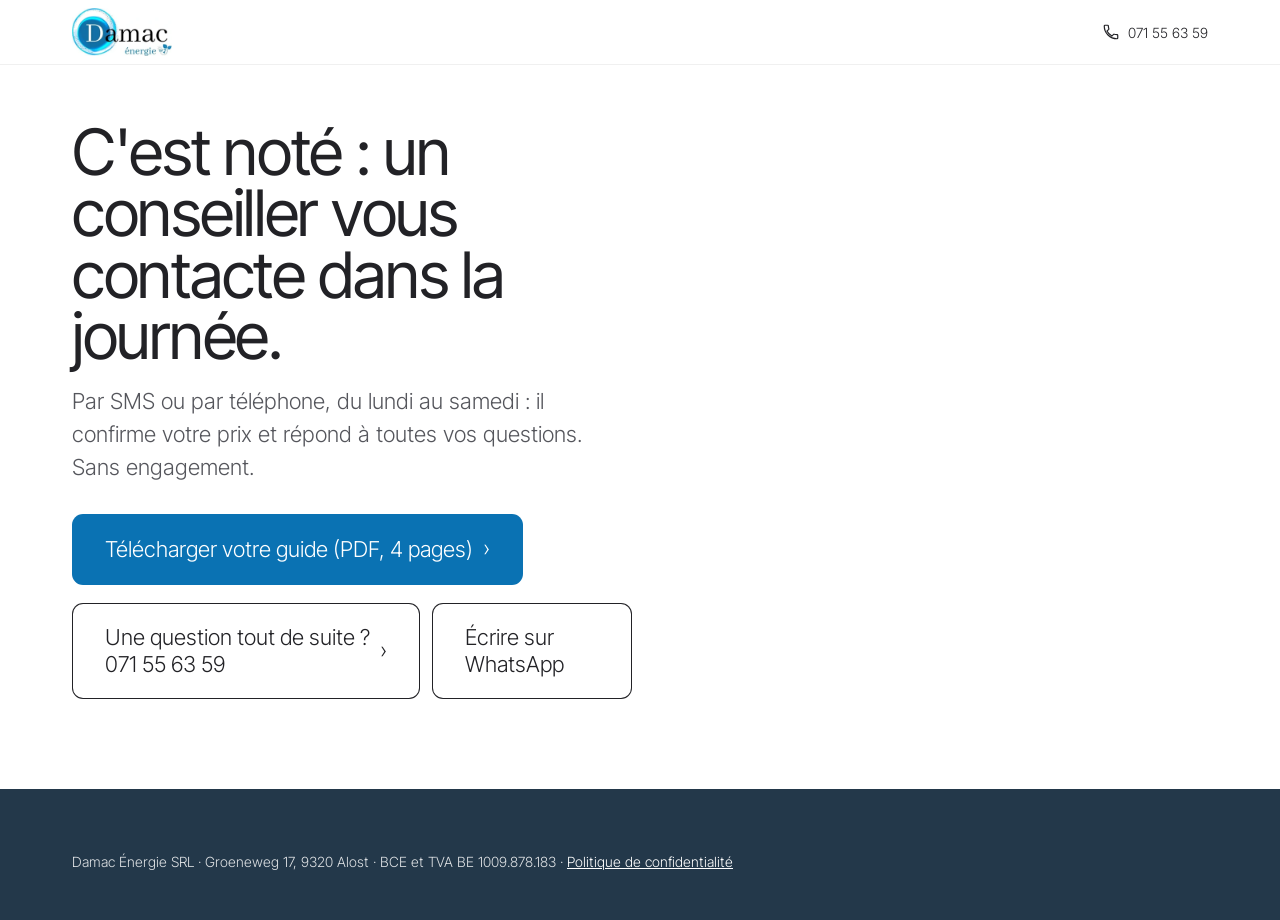
<file: merci.html>
<!DOCTYPE html>
<html lang="fr">
<head>
<meta charset="utf-8">
<meta name="viewport" content="width=device-width, initial-scale=1, viewport-fit=cover">
<title>Merci, votre demande est bien reçue | Damac Énergie</title>
<meta name="robots" content="noindex">
<link rel="icon" href="favicon.ico" sizes="48x48">
<link rel="apple-touch-icon" href="assets/apple-touch-icon.png">
<link rel="preconnect" href="https://fonts.googleapis.com">
<link rel="preconnect" href="https://fonts.gstatic.com" crossorigin>
<link rel="preload" as="style" href="https://fonts.googleapis.com/css2?family=Inter+Tight:wght@300;400;500&display=swap" onload="this.onload=null;this.rel='stylesheet'"><noscript><link rel="stylesheet" href="https://fonts.googleapis.com/css2?family=Inter+Tight:wght@300;400;500&display=swap"></noscript>

<script>
  window.dataLayer = window.dataLayer || [];
  function gtag(){dataLayer.push(arguments);}
  gtag('consent','default',{ad_storage:'denied',ad_user_data:'denied',ad_personalization:'denied',analytics_storage:'denied',wait_for_update:500});
  gtag('set','url_passthrough',true);
  gtag('set','ads_data_redaction',true);
  try{ if(localStorage.getItem('damac_consent')==='granted'){
    gtag('consent','update',{ad_storage:'granted',ad_user_data:'granted',ad_personalization:'granted',analytics_storage:'granted'});
  }}catch(e){}
  gtag('js', new Date());
  gtag('config','AW-18251567891');
  gtag('config','AW-18251567891/JNy1CIPR4owdEJOmg_9D',{'phone_conversion_number':'071 55 63 59'});
</script>
<script async src="https://www.googletagmanager.com/gtag/js?id=AW-18251567891"></script>

<!-- Conversion « demande » : UNIQUEMENT après une vraie soumission (< 60 s), dédoublonnée, jamais en aperçu -->
<script>
  (function(){
    var ok = 0, lid = "", apercu = /[?&]apercu=1/.test(location.search);
    try{ ok = parseInt(sessionStorage.getItem('dm_lead_ok') || '0', 10); lid = sessionStorage.getItem('dm_lid') || ''; }catch(e){}
    if (!apercu && ok && !/^test-/.test(lid) && (Date.now() - ok) < 60000){   // test de bout en bout : jamais de conversion
      gtag('event','conversion',{'send_to':'AW-18251567891/l2RCCKGm98EcEJOmg_9D','value':1.0,'currency':'EUR','transaction_id':lid});
      try{ sessionStorage.removeItem('dm_lead_ok'); }catch(e){}
    }
  })();
</script>
<style>
/* Landing Damac Énergie — boiler thermodynamique Atlantic Explorer V5
   Langage visuel calqué sur la référence premium (texte léger, grands titres en graisse normale,
   produit mis en scène sur fond sombre, cartes de choix à filet fin, accent orange), code réécrit. */

:root{
  --ink:#222226;          /* texte principal */
  --ink-2:#55565c;        /* texte secondaire */
  --dark:#0f2130;         /* héros, bouton sombre : bleu nuit, accordé au logo Damac */
  --dark-2:#23384a;       /* pied de page, filets forts */
  --line:#a0a2a6;         /* filets discrets */
  --soft:#edeff0;         /* surfaces claires, piste de progression */
  --paper:#ffffff;
  --paper-2:#f6f7f7;
  --accent:#0a72b3;       /* bleu Damac, texte blanc dessus (contraste 5,2:1) */
  --accent-2:#085e94;
  --accent-light:#7fd3f7; /* cyan du logo, texte sur fond sombre */
  --tint:#eaf5fb;         /* fonds clairs bleutés */
  --tint-ink:#0b4f7a;     /* texte sur fond clair bleuté */
  --ok:#1f7a4d;
  --r:8px;
  --wrap:1200px;
  --display:"Inter Tight", "Inter", Arial, sans-serif;
  --text:"Inter Tight", Arial, sans-serif;   /* Aira n'emploie qu'une police de texte : Inter Tight = même largeur à 1 % près */
}

*{box-sizing:border-box}
html{scroll-behavior:smooth;-webkit-text-size-adjust:100%;overflow-x:clip}
body{overflow-x:clip}
body{margin:0;font-family:var(--text);font-weight:300;font-size:16px;line-height:1.5;color:var(--ink);background:var(--paper)}
img{max-width:100%;height:auto;display:block}
a{color:inherit}
h1,h2,h3{font-family:var(--display);font-weight:400;margin:0;letter-spacing:-.02em}
h1{font-size:clamp(42px,calc(24px + 4.91vw),91px);line-height:.96}   /* Aira : 42,4 px -> 91 px */
h2{font-size:clamp(38px,calc(24.2px + 3.76vw),76px);line-height:1.1}   /* Aira : 38,3 px -> 75,6 px */
h3{font-size:20px;line-height:1.25;letter-spacing:-.01em}
p{margin:0 0 12px}
b,strong{font-weight:500}
sup{font-size:.4em;vertical-align:super;line-height:0;margin-left:2px}
sup a{text-decoration:none;opacity:.8;display:inline-block;padding:6px 4px;margin:-6px -2px}
.wrap{max-width:var(--wrap);margin:0 auto;padding:0 20px}
.nowrap{white-space:nowrap}
.sr{position:absolute;width:1px;height:1px;overflow:hidden;clip:rect(0 0 0 0)}
.sous{font-size:clamp(17px,calc(14.9px + .56vw),22.5px);color:var(--ink-2);max-width:560px}
.aide{font-size:13px;color:var(--ink-2);margin:10px 0 0}
.aide--c{text-align:center}
.err{font-size:14px;color:#a32d2d;margin:10px 0 0}
[hidden]{display:none!important}

/* Bandeau d'aperçu (à retirer avant publication) */
.apercu{background:var(--tint);color:var(--tint-ink);font-size:12px;text-align:center;padding:6px 12px}

/* ---------- Boutons ---------- */
.btn{display:inline-flex;align-items:center;justify-content:center;gap:10px;min-height:48px;padding:12px 20px;border-radius:var(--r);border:0;font:inherit;font-weight:300;font-size:16px;text-decoration:none;cursor:pointer;transition:background .15s,transform .1s}
.btn:active{transform:scale(.98)}
.btn--sm{min-height:38px;padding:8px 14px;font-size:13px}
.btn--lg{line-height:1.2;min-height:clamp(56px,calc(50px + 1.6vw),72px);padding:clamp(16px,calc(13.55px + .653vw),22.5px) clamp(24px,calc(20.3px + .98vw),33.7px);font-size:clamp(16px,calc(13.55px + .653vw),22.5px);border-radius:clamp(8px,calc(6.8px + .33vw),11.25px)}   /* Aira : 16 -> 22,5 px, rayon 8 -> 11,2 */
.btn--full{width:100%}
.btn--accent{background:var(--accent);color:#fff}
.btn--accent:hover{background:var(--accent-2)}
.btn--dark{background:var(--dark);color:#fff}
.btn--dark:hover{background:#000}
.btn--line{background:transparent;color:inherit;box-shadow:inset 0 0 0 1px currentColor}
.chev{font-size:22px;line-height:0;margin-top:-2px}
.lien{background:none;border:0;padding:0;font:inherit;color:inherit;text-decoration:underline;cursor:pointer}

/* ---------- En-tête ---------- */
.nav{position:sticky;top:0;z-index:40;background:rgba(255,255,255,.96);backdrop-filter:saturate(1.4) blur(6px);border-bottom:1px solid rgba(0,0,0,.06)}
.nav__in{display:flex;align-items:center;gap:16px;height:64px}
.logo{display:flex;align-items:center;gap:10px;text-decoration:none;margin-right:auto}
.logo__mark{width:34px;height:34px;border-radius:9px;background:var(--dark);color:var(--accent);display:grid;place-items:center;font-family:var(--display);font-weight:500;font-size:18px}
.logo__txt{font-family:var(--display);font-weight:500;font-size:17px;letter-spacing:-.01em;white-space:nowrap}
.logo--clair .logo__mark{background:#fff;color:var(--dark)}
.logo__img{height:48px;width:auto}
.logo__puce{display:inline-block;background:#fff;border-radius:10px;padding:6px 10px}
.logo__puce .logo__img{height:44px}
.nav__tel{display:flex;align-items:center;gap:8px;text-decoration:none;font-size:14px;white-space:nowrap}
.btn--sm{white-space:nowrap}
@media (max-width:459px){.nav__tel span{display:none}.nav__tel{width:40px;height:40px;justify-content:center;border-radius:50%;box-shadow:inset 0 0 0 1px var(--line)}.nav__in{gap:10px}}
.nav__tel svg{width:18px;height:18px;fill:none;stroke:currentColor;stroke-width:1.6}

/* ---------- Héros (fond sombre, produit en objet) ---------- */
.hero{background:var(--dark);color:#fff;position:relative;z-index:2}
.hero__in{display:grid;grid-template-columns:1fr;gap:8px;padding-top:36px}
.hero h1{max-width:none}
.hero h1 sup a{color:#fff}
.hero__lede{font-size:clamp(22px,calc(17px + 1.44vw),39px);line-height:1.1;max-width:24ch;margin:22px 0 28px;font-weight:400;color:rgba(255,255,255,.92)}
.hero__cta{display:flex;flex-direction:column;gap:12px;max-width:420px}
.hero__img{margin:12px 0 0;position:relative;z-index:3;display:flex;justify-content:center}
.hero__img img{width:min(44vw,220px);filter:drop-shadow(0 30px 40px rgba(0,0,0,.45));margin-bottom:-110px}
.hero .btn--dark{background:#fff;color:var(--ink)}
.hero .btn--dark:hover{background:#f1f1f1}

.note-google{display:inline-flex;align-items:center;gap:8px;background:#fff;color:var(--ink);border-radius:var(--r);padding:8px 12px;font-size:14px;margin-top:22px}
.note-google__g{width:20px;height:20px;border-radius:50%;background:conic-gradient(#ea4335 0 25%,#fbbc05 0 50%,#34a853 0 75%,#4285f4 0);color:#fff;font:500 12px/20px var(--text);text-align:center}
.note-google__stars{color:#f5a623;letter-spacing:1px}
.note-google--clair{background:var(--soft)}

/* Étiquette énergie (flèche de classe + échelle) */
.badges{display:flex;flex-wrap:wrap;align-items:center;gap:10px 16px;margin-top:22px}
.badges .note-google{margin:0}
.energie{display:flex;align-items:center;gap:10px;font-size:11px;line-height:1.3;color:rgba(255,255,255,.85)}
.energie__fleche{display:inline-block;background:#007a3d;color:#fff;font:500 15px/28px var(--text);padding:0 16px 0 10px;clip-path:polygon(0 0,82% 0,100% 50%,82% 100%,0 100%)}
.energie--mini{position:static;display:inline-flex;vertical-align:middle}
.energie--mini .energie__fleche{font-size:12px;line-height:22px;padding:0 12px 0 7px}

/* ---------- Pastille et section prime (masquées automatiquement après le 30/09) ---------- */
.pastille{display:inline-flex;align-items:center;gap:8px;background:rgba(127,211,247,.12);color:var(--accent-light);border:1px solid rgba(127,211,247,.45);border-radius:999px;padding:6px 14px;font-size:13px;text-decoration:none;margin-bottom:18px}
.prime{background:var(--tint);padding:64px 0}
.prime__in{display:grid;gap:22px}
.surtitre{font-size:12px;letter-spacing:.06em;text-transform:uppercase;color:var(--tint-ink);margin-bottom:12px}
.prime .sous{margin:0 0 18px}
.coches.coches--nu{margin:0 0 22px;padding:0;border:0}
.prime .coches li{font-size:16px;margin-bottom:10px}
.offre__tva{font-size:13px;color:var(--ink-2);margin:6px 0 0}
.offre__pose{margin:6px 18px 0;padding:12px 14px;background:var(--paper-2);border-radius:8px;font-size:14px}
.offre__pose b{font-weight:400}
.supps{list-style:none;margin:6px 0 0;padding:0;font-size:13px;color:var(--tint-ink)}
.supps li{margin-top:4px}
a.note-google{text-decoration:none;transition:box-shadow .15s}
a.note-google:hover{box-shadow:0 0 0 2px var(--accent)}

/* ---------- 3 preuves ---------- */
.preuves{padding:150px 0 56px;background:var(--paper);position:relative;z-index:1}
.preuves__grid{display:grid;grid-template-columns:1fr;gap:28px}
.preuve{border-top:1px solid var(--line);padding-top:18px}
.preuve__chiffre{font-family:var(--display);font-size:clamp(44px,calc(30px + 3.2vw),76px);line-height:1;letter-spacing:-.02em;margin-bottom:10px}
.preuve p{color:var(--ink-2);max-width:32ch}

/* ---------- Questionnaire ---------- */
.quiz-sec{background:var(--paper-2);padding:64px 0}
.quiz-sec__head{margin-bottom:26px}
.quiz-sec__head .sous{margin-top:14px}
.quiz{background:#fff;border-radius:14px;padding:22px 18px 26px;max-width:640px;box-shadow:0 1px 0 rgba(0,0,0,.04)}
.quiz__top{display:flex;align-items:center;gap:14px;margin-bottom:22px}
.quiz__back{background:none;border:0;font:inherit;font-size:14px;color:var(--ink-2);cursor:pointer;padding:6px 0}
.quiz__bar{flex:1;height:14px;background:var(--soft);border-radius:999px;overflow:hidden}
.quiz__bar span{display:block;height:100%;width:8%;background:var(--accent);border-radius:999px;transition:width .35s ease}
.q{border:0;margin:0;padding:0;display:none;min-width:0}
.q.is-active{display:block;animation:entre .28s ease}
@keyframes entre{from{opacity:0;transform:translateY(8px)}to{opacity:1;transform:none}}
.q legend{font-family:var(--display);font-weight:400;font-size:28px;line-height:1.2;letter-spacing:-.01em;margin-bottom:18px;padding:0}
.opts{display:grid;gap:10px}
.opts--2{grid-template-columns:1fr 1fr}
.opts--3{grid-template-columns:1fr 1fr 1fr}
.opt{display:flex;align-items:center;gap:14px;width:100%;min-height:61px;padding:16px 12px;background:#fff;border:.8px solid var(--dark-2);border-radius:var(--r);font:inherit;font-weight:300;color:var(--ink);text-align:left;cursor:pointer;transition:background .12s,box-shadow .12s}
.opt:hover{background:var(--paper-2)}
.opt:focus-visible{outline:2px solid var(--accent);outline-offset:2px}
.opt.is-choisi{box-shadow:inset 0 0 0 2px var(--ink);background:#fffaf2}
.opt span{display:flex;flex-direction:column;gap:2px;flex:1}
.opt b{font-weight:400}
.opt small{font-size:13px;color:var(--ink-2)}
.opt--c{justify-content:center;text-align:center}
.opt--c span{align-items:center}
.ico{width:26px;height:26px;flex:none;fill:none;stroke:var(--ink);stroke-width:1.3;stroke-linejoin:round;stroke-linecap:round}
.tag{font-style:normal;font-size:12px;padding:4px 8px;border-radius:6px;background:var(--soft);color:var(--ink-2);white-space:nowrap}
.tag--ok{background:#e4f3ea;color:var(--ok)}
.champ-cp{display:flex;gap:10px;flex-wrap:wrap}
.champ-cp input{flex:1;min-width:140px}
input:not([type=checkbox]){height:56px;padding:0 16px;border:.8px solid var(--dark-2);border-radius:var(--r);font:inherit;font-size:18px;font-weight:300;color:var(--ink);background:#fff;width:100%}
input:focus{outline:2px solid var(--accent);outline-offset:1px}
.champs{display:grid;gap:14px;margin-bottom:16px}
.champs label{display:flex;flex-direction:column;gap:6px;font-size:14px;color:var(--ink-2);min-width:0}
.facult{color:var(--ink-2)}
.case{flex-direction:row!important;align-items:flex-start;gap:10px!important;font-size:13px!important}
.case input{margin-top:2px;width:18px;height:18px;flex:none;accent-color:var(--ink)}
.hp{position:absolute;left:-9999px;width:1px;height:1px}

/* Carte prix (résultat) */
.offre{border:.8px solid var(--dark-2);border-radius:12px;overflow:hidden}
.offre__badge{display:block;background:var(--ink);color:#fff;text-align:center;font-size:13px;letter-spacing:.04em;padding:8px}
.offre__corps{display:grid;grid-template-columns:1fr;gap:10px;padding:18px 18px 6px}
.offre__corps img{display:none}
.offre h3{font-size:17px;margin-bottom:6px}
.offre__prix{font-family:var(--display);font-size:clamp(34px,10vw,44px);line-height:1.05;letter-spacing:-.02em;white-space:nowrap}
.offre__prix small{font-size:16px;color:var(--ink-2)}
.offre__htva{font-size:13px;color:var(--ink-2);margin-top:6px;display:flex;align-items:center;gap:8px;flex-wrap:wrap}
.offre__supp{font-size:13px;background:var(--tint);border-radius:6px;padding:8px 10px;margin:10px 0 0}
.coches{list-style:none;margin:10px 18px 18px;padding:14px 0 0;border-top:1px solid var(--soft)}
.coches li{position:relative;padding-left:26px;margin-bottom:8px;font-size:15px}
.coches li::before{content:"";position:absolute;left:2px;top:6px;width:12px;height:7px;border-left:1.6px solid var(--ok);border-bottom:1.6px solid var(--ok);transform:rotate(-45deg)}
.offre .btn--full{width:calc(100% - 36px);margin:0 18px;padding-left:14px;padding-right:14px}
.offre .btn--full{white-space:normal;text-align:center}
.offre .aide{padding:0 18px 18px}

/* ---------- Étapes ---------- */
.etapes-sec{padding:80px 0}
.etapes{list-style:none;margin:36px 0 0;padding:0;display:grid;gap:28px}
.etapes li{border-top:1px solid var(--line);padding-top:18px}
.etapes__n{display:inline-grid;place-items:center;width:32px;height:32px;border-radius:50%;background:var(--accent);color:#fff;font:500 15px/1 var(--display);margin-bottom:14px}
.etapes h3{margin-bottom:8px}
.etapes p{color:var(--ink-2);max-width:36ch}

/* ---------- Produit en situation ---------- */
.situ{padding:0 0 80px}
.situ__in{display:grid;gap:28px}
.situ__img img{border-radius:14px;width:100%}
.situ__txt p{font-size:18px;color:var(--ink-2);margin:18px 0}
.liste{list-style:none;padding:0;margin:0}
.liste li{border-top:1px solid var(--soft);padding:12px 0;font-size:16px}

/* ---------- Caractéristiques ---------- */
.carac{background:var(--dark);color:#fff;padding:80px 0;overflow:hidden}
.carac .sous{color:rgba(255,255,255,.7);margin-top:12px}
.carac__in{display:grid;gap:28px}
.specs{margin:0;display:grid;grid-template-columns:1fr;border-top:1px solid rgba(255,255,255,.18)}
.specs div{display:flex;justify-content:space-between;gap:16px;padding:14px 0;border-bottom:1px solid rgba(255,255,255,.18)}
.specs dt{color:rgba(255,255,255,.7)}
.specs dd{margin:0;font-weight:400;text-align:right}
.carac__coupe{margin:0;display:flex;justify-content:center}
.carac__coupe img{width:min(55vw,260px)}

/* ---------- Avis ---------- */
.avis{padding:80px 0}
.avis__head{display:flex;flex-direction:column;gap:18px;margin-bottom:30px}
.avis__head .note-google{margin:0;align-self:flex-start}
.avis__grid{display:grid;gap:14px}
.avi{margin:0;background:var(--paper-2);border-radius:12px;padding:22px}
.avi__stars{color:#f5a623;letter-spacing:2px;margin-bottom:10px}
.avi p{font-family:var(--display);font-size:21px;line-height:1.3;letter-spacing:-.01em}
.avi footer{font-size:13px;color:var(--ink-2)}

/* ---------- FAQ ---------- */
.faq{padding:40px 0 80px}
.faq__in{display:grid;gap:26px}
.faq__list details{border-top:1px solid var(--line);padding:18px 0}
.faq__list details:last-child{border-bottom:1px solid var(--line)}
.faq__list summary{font-family:var(--display);font-size:20px;cursor:pointer;list-style:none;display:flex;justify-content:space-between;gap:16px}
.faq__list summary::-webkit-details-marker{display:none}
.faq__list summary::after{content:"+";font-weight:300;font-size:26px;line-height:1}
.faq__list details[open] summary::after{content:"−"}
.faq__list p{color:var(--ink-2);margin:12px 0 0;max-width:62ch}

/* ---------- Dernier appel ---------- */
.exc{background:var(--dark);color:#fff;padding:56px 0}
.exc__in{display:grid;gap:18px}
.exc .surtitre{color:var(--accent-light)}
.exc h2{color:#fff;margin:0}
.exc .sous{color:rgba(255,255,255,.88);margin:0 0 14px}
.exc sup a{color:rgba(255,255,255,.88)}
.exc__chiffre{font-family:var(--display);font-weight:400;font-size:clamp(64px,calc(30px + 6vw),91px);line-height:1;letter-spacing:-.03em;margin:26px 0 8px;color:#fff}
.exc__legende{font-size:14px;color:rgba(255,255,255,.75);margin:0}
.exc__cta{display:flex;flex-direction:column;gap:12px;max-width:420px}
.exc .btn--dark{background:#fff;color:var(--ink)}
.exc .btn--dark:hover{background:#f1f1f1}
.exc__prime{background:rgba(127,211,247,.10);border:1px solid rgba(127,211,247,.4);border-radius:10px;padding:12px 14px;font-size:14px;margin:0 0 20px;color:#fff}
.offre__promo{display:inline-block;background:var(--tint);color:var(--tint-ink);border-radius:6px;padding:4px 10px;font-size:13px;font-weight:500;margin:6px 0 4px}
.final .surtitre{color:#d4effc}
.final{background:var(--accent);color:#fff;padding:72px 0}
.final__in{display:grid;gap:26px}
.final .btn--accent{background:var(--dark);color:#fff}
.final .btn--accent:hover{background:#000}

/* ---------- Notes ---------- */
.notes{padding:36px 0 44px}
.notes ol{margin:0;padding-left:18px;font-size:12.8px;color:var(--ink-2);display:grid;gap:6px;max-width:900px}

/* ---------- Pied ---------- */
.pied{background:var(--dark-2);color:rgba(255,255,255,.85);padding:40px 0 110px;font-size:14px}
.pied__in{display:grid;gap:22px}
.pied p{margin:14px 0 0}
.pied a,.pied .lien{color:#fff;display:inline-block;padding:8px 0}

/* ---------- Barre mobile + cookies ---------- */
.barre{position:fixed;left:0;right:0;bottom:0;z-index:50;display:grid;grid-template-columns:1fr 1fr;gap:10px;padding:10px 14px calc(10px + env(safe-area-inset-bottom));background:rgba(255,255,255,.97);border-top:1px solid rgba(0,0,0,.08);transform:translateY(110%);transition:transform .25s}
.barre.is-on{transform:none}
/* 04/10/2026 : fenêtre à choix, plus une barre (leçon Presto 12/09 : barre discrète = 27 % des contacts comptés, fenêtre = 90 %) ;
   deux boutons strictement identiques, aucun préféré (APD / EDPB) */
.cookie{position:fixed;inset:0;z-index:70;display:flex;align-items:flex-end;justify-content:center;background:rgba(15,33,48,.55)}
.cookie__boite{width:100%;max-width:480px;background:#fff;color:var(--ink);border-radius:16px 16px 0 0;padding:20px 16px calc(16px + env(safe-area-inset-bottom));box-shadow:0 -10px 40px rgba(0,0,0,.2);font-size:14px;line-height:1.45}
.cookie p{margin:0 0 14px}
.cookie__btns{display:grid;grid-template-columns:1fr 1fr;gap:10px}
.cookie .btn{width:100%;min-height:48px;padding:8px 12px;font-size:15px}

/* ---------- Tablette et bureau ---------- */
@media (min-width:760px){
  h2{line-height:.96}
  .wrap{padding:0 32px}
  .hero__cta{flex-direction:row;max-width:none}
  .preuves__grid{grid-template-columns:repeat(3,1fr);gap:36px}
  .quiz{padding:30px 32px 34px}
  .offre__corps{grid-template-columns:64px 1fr;gap:16px;align-items:center}
  .offre__corps img{display:block;width:64px}
  .etapes{grid-template-columns:repeat(3,1fr);gap:36px}
  .avis__grid{grid-template-columns:repeat(3,1fr)}
  .avis__head{flex-direction:row;justify-content:space-between;align-items:flex-end}
  .pied__in{grid-template-columns:2fr 1fr}
  .barre{display:none}
  .cookie{align-items:center}
  .cookie__boite{border-radius:14px;padding:24px}
}
@media (min-width:1024px){
  .hero__in{grid-template-columns:1.15fr .85fr;align-items:center;padding-top:64px;padding-bottom:0}
  .hero__txt{padding-bottom:90px}
  .hero__img img{width:270px;margin-bottom:-60px}
  .hero h1{max-width:13ch}
  .preuves{padding-top:120px}
  .prime__in{grid-template-columns:1fr 1fr;gap:64px;align-items:start}
  .quiz-sec .wrap{display:grid;grid-template-columns:.9fr 1.1fr;gap:56px;align-items:start}
  .quiz-sec__head{position:sticky;top:100px}
  .situ__in{grid-template-columns:1.1fr .9fr;align-items:center;gap:64px}
  .carac__in{grid-template-columns:1fr 1.1fr .6fr;align-items:center;gap:48px}
  .faq__in{grid-template-columns:.8fr 1.2fr;gap:64px}
  .final__in{grid-template-columns:1.3fr 1fr;align-items:center}
  .exc__in{grid-template-columns:1fr 1fr;gap:64px;align-items:start}
  .final .hero__cta{justify-content:flex-end}
}
@media (prefers-reduced-motion:reduce){*{animation:none!important;transition:none!important;scroll-behavior:auto!important}}
.toast{position:fixed;left:50%;bottom:24px;transform:translateX(-50%);z-index:60;background:var(--dark);color:#fff;padding:14px 20px;border-radius:10px;box-shadow:0 12px 40px rgba(0,0,0,.25);font-size:17px;max-width:calc(100% - 32px)}
.toast b{font-weight:500;white-space:nowrap}
.hero__tva{font-size:15px;color:rgba(255,255,255,.8);margin:14px 0 0}

/* 02/10/2026 — contrôle petits téléphones (leçon Azdine : bouton WhatsApp invisible sur petit écran)
   · barre du bas : 3 actions (prix, WhatsApp, appel) au lieu de 2 ; WhatsApp n'était qu'en bas de page
   · 320-359 px : le titre débordait de 18 px (« thermodynamique » et « TVAC » coupés) */
.barre{grid-template-columns:1fr 1fr 1fr;gap:8px;padding-left:10px;padding-right:10px}
.barre .btn{padding-left:6px;padding-right:6px;white-space:nowrap;justify-content:center}
@media (max-width:359px){h1{font-size:34px}h2{font-size:31px}.hero__txt{min-width:0}.faq__in{grid-template-columns:minmax(0,1fr)}.barre .btn{font-size:14px}}

/* 03/10/2026 — navigation (Google pénalise les pages « piège » sans navigation, FONDAMENTAUX §9.6) + synonymes */
.nav__liens{display:none;gap:22px;margin-left:auto;font-size:15px}
.nav__liens a{color:var(--ink);text-decoration:none}
.nav__liens a:hover{text-decoration:underline}
@media (min-width:1000px){.nav__liens{display:flex}.nav__liens + .nav__tel{margin-left:0}}
.hero__syn{font-size:15px;opacity:.8;margin-top:10px;max-width:46ch}

/* ---------- Sous-pages (cibles des liens annexes, 04/10/2026) ---------- */
.ptete{background:var(--dark);color:#fff;padding:44px 0 48px}
.ptete h1{font-size:clamp(34px,calc(20px + 3.6vw),68px);line-height:1.04;max-width:20ch}
.ptete .sous{color:rgba(255,255,255,.8);margin:18px 0 26px}
.ptete .surtitre{color:#d4effc}
.ptete sup{font-size:.6em}
.bloc{padding:56px 0}
.bloc h2{font-size:clamp(30px,calc(20px + 2.6vw),52px);margin-bottom:16px}
.bloc p{max-width:62ch;color:var(--ink-2)}
.bloc .coches{margin:10px 0 0;padding:0;border:0}
.bloc .coches li{font-size:16px}
.bloc--clair{background:var(--paper-2)}
.bloc__h2b{margin-top:40px}
@media (max-width:359px){.ptete h1{font-size:30px}}

/* ---------- Capture rapide « offre par SMS » (07/10/2026 : 85 % partaient sans toucher au quiz) ---------- */
.rapide{margin:22px 0 0;max-width:460px}
.rapide__t{margin:0 0 8px;font-size:15px;color:inherit}
.rapide__champ{display:flex;gap:8px}
.rapide__champ input{flex:1;min-width:0;min-height:48px;padding:10px 12px;border-radius:var(--r);border:1px solid rgba(255,255,255,.35);background:#fff;color:var(--ink);font:inherit;font-size:16px}
.rapide__champ .btn{flex:0 0 auto;min-height:48px;padding:10px 16px}
.rapide__aide{font-size:12.5px;margin:8px 0 0;opacity:.85}
.rapide__aide a{color:inherit}
.hero .rapide .err,.ptete .rapide .err{color:#ffc2c2}
.rapide--clair{margin:4px 18px 14px;padding:14px;background:var(--tint);border-radius:10px;max-width:none}
.rapide--clair .rapide__t{font-size:16px}
.rapide--clair .rapide__champ input{border-color:var(--line)}
.offre__ferme{font-size:14px;color:var(--ok);margin:6px 0 0}
.lien--c{display:block;margin:4px auto 18px;font-size:14px;color:var(--ink-2)}

/* ---------- Cashback Atlantic 2026 (08/10/2026) ---------- */
.hero__cashback{margin:8px 0 0;font-size:15px;color:#bfe6fb}
.hero__cashback sup a,.offre__cashback sup a{color:inherit}
.offre__cashback{margin:6px 0 0;font-size:14px;color:var(--ok)}

</style>
<style>
  .merci{padding:56px 0 90px}
  .merci h1{font-size:clamp(38px,5vw,64px);max-width:14ch}
  .merci .sous{margin:18px 0 30px}
  .photos{list-style:none;padding:0;margin:0 0 28px;display:grid;gap:12px;max-width:560px}
  .photos li{display:flex;gap:14px;align-items:flex-start;border-top:1px solid var(--line);padding-top:14px}
  .photos .etapes__n{flex:none;margin:0}
  .merci .hero__cta{max-width:560px}
  .merci .guide{margin:0 0 18px}
</style>
</head>
<body>
<header class="nav"><div class="wrap nav__in">
  <a class="logo" href="/"><img class="logo__img" src="assets/damac-logo.webp" alt="Damac Énergie" width="250" height="120"></a>
  <a class="nav__tel" href="tel:+3271556359" aria-label="Appeler le 071 55 63 59"><svg viewBox="0 0 24 24" aria-hidden="true"><path d="M6.6 10.8a15.1 15.1 0 0 0 6.6 6.6l2.2-2.2c.3-.3.7-.4 1-.2 1.1.4 2.3.6 3.6.6.6 0 1 .4 1 1V20c0 .6-.4 1-1 1A17 17 0 0 1 3 4c0-.6.4-1 1-1h3.5c.6 0 1 .4 1 1 0 1.3.2 2.5.6 3.6.1.3 0 .7-.2 1l-2.3 2.2z"/></svg><span>071 55 63 59</span></a>
</div></header>

<main class="merci"><div class="wrap">
  <p class="aide" id="apercu-merci" hidden>Aperçu : aucune demande n'a été envoyée.</p>
  <h1>C'est noté&nbsp;: un conseiller vous contacte dans la journée.</h1>
  <p class="sous">Par SMS ou par téléphone, du lundi au samedi&nbsp;: il confirme votre prix et répond à toutes vos questions. Sans engagement.</p>
  <p class="guide"><a class="btn btn--accent btn--lg" href="assets/guide-boiler-thermodynamique-damac.pdf" download>Télécharger votre guide (PDF, 4 pages) <span class="chev" aria-hidden="true">›</span></a></p>
  <div class="hero__cta">
    <a class="btn btn--line btn--lg" href="tel:+3271556359">Une question tout de suite&nbsp;? 071 55 63 59 <span class="chev" aria-hidden="true">›</span></a>
    <a class="btn btn--line btn--lg" href="https://wa.me/32484786154?text=Bonjour%2C%20j%27ai%20une%20question%20sur%20le%20boiler%20thermodynamique%20Atlantic%20Explorer%20V5.">Écrire sur WhatsApp</a>
  </div>
</div></main>

<footer class="pied" style="padding-bottom:40px"><div class="wrap">
  <p>Damac Énergie SRL · Groeneweg 17, 9320 Alost · BCE et TVA BE 1009.878.183 · <a href="politique-confidentialite.html">Politique de confidentialité</a></p>
</div></footer>

<script>
  if (/[?&]apercu=1/.test(location.search)) document.getElementById('apercu-merci').hidden = false;
  // demande « offre par SMS » (formulaire rapide) → message adapté
  if (/[?&]sms=1/.test(location.search)){
    document.querySelector('.merci h1').textContent = "C'est noté : votre offre arrive par SMS dans la journée.";
    document.querySelector('.merci .sous').innerHTML = "Un conseiller Damac Énergie vous l'envoie (du lundi au samedi) et reste joignable pour toutes vos questions. Sans engagement.";
  }
  document.querySelectorAll('a[href^="tel:"]').forEach(function(a){ a.addEventListener('click', function(){ if (typeof gtag === 'function') gtag('event','conversion',{send_to:'AW-18251567891/3ApyCIbR4owdEJOmg_9D'}); }); });
  document.querySelectorAll('a[href*="wa.me"]').forEach(function(a){ a.addEventListener('click', function(){ if (typeof gtag === 'function') gtag('event','conversion',{send_to:'AW-18251567891/bI4ZCInR4owdEJOmg_9D'}); }); });
</script>
</body>
</html>
</file>
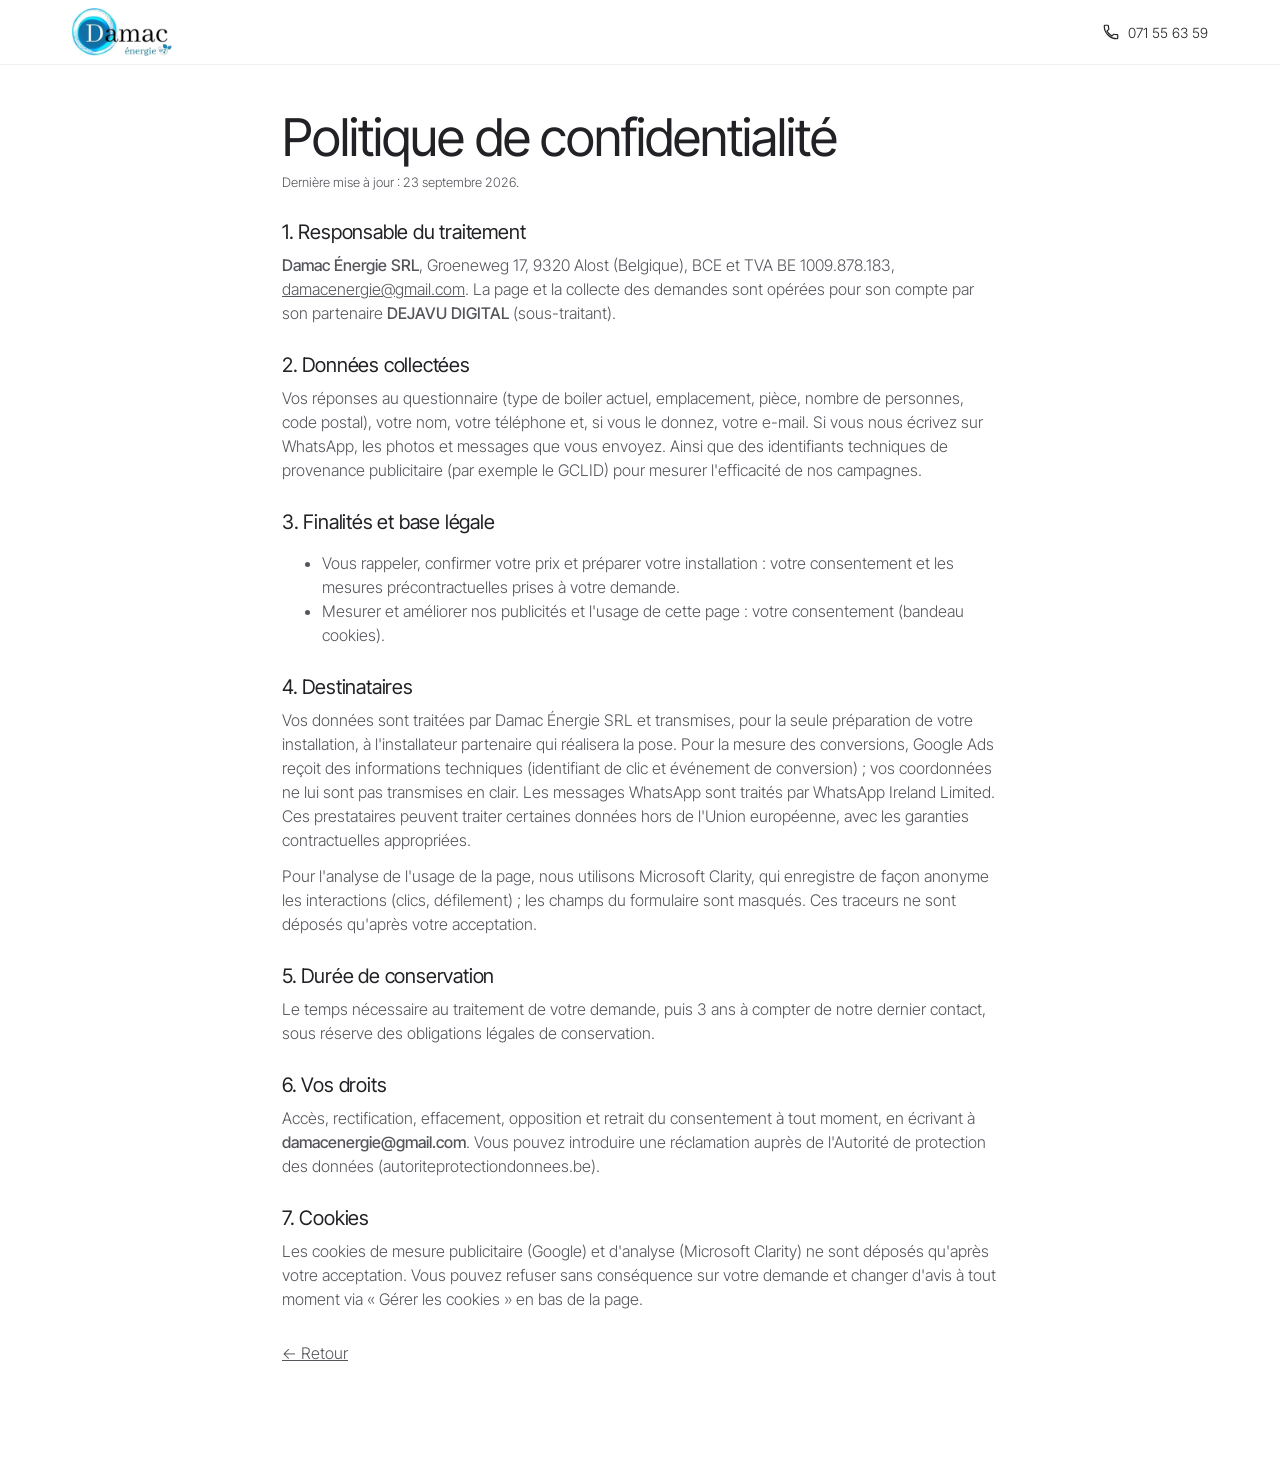
<file: politique-confidentialite.html>
<!DOCTYPE html>
<html lang="fr">
<head>
<meta charset="utf-8">
<meta name="viewport" content="width=device-width, initial-scale=1">
<title>Politique de confidentialité | Damac Énergie</title>
<meta name="robots" content="noindex">
<link rel="icon" href="favicon.ico" sizes="48x48">
<link rel="apple-touch-icon" href="assets/apple-touch-icon.png">
<link rel="preconnect" href="https://fonts.googleapis.com">
<link rel="preconnect" href="https://fonts.gstatic.com" crossorigin>
<link rel="preload" as="style" href="https://fonts.googleapis.com/css2?family=Inter+Tight:wght@300;400;500&display=swap" onload="this.onload=null;this.rel='stylesheet'"><noscript><link rel="stylesheet" href="https://fonts.googleapis.com/css2?family=Inter+Tight:wght@300;400;500&display=swap"></noscript>
<style>
/* Landing Damac Énergie — boiler thermodynamique Atlantic Explorer V5
   Langage visuel calqué sur la référence premium (texte léger, grands titres en graisse normale,
   produit mis en scène sur fond sombre, cartes de choix à filet fin, accent orange), code réécrit. */

:root{
  --ink:#222226;          /* texte principal */
  --ink-2:#55565c;        /* texte secondaire */
  --dark:#0f2130;         /* héros, bouton sombre : bleu nuit, accordé au logo Damac */
  --dark-2:#23384a;       /* pied de page, filets forts */
  --line:#a0a2a6;         /* filets discrets */
  --soft:#edeff0;         /* surfaces claires, piste de progression */
  --paper:#ffffff;
  --paper-2:#f6f7f7;
  --accent:#0a72b3;       /* bleu Damac, texte blanc dessus (contraste 5,2:1) */
  --accent-2:#085e94;
  --accent-light:#7fd3f7; /* cyan du logo, texte sur fond sombre */
  --tint:#eaf5fb;         /* fonds clairs bleutés */
  --tint-ink:#0b4f7a;     /* texte sur fond clair bleuté */
  --ok:#1f7a4d;
  --r:8px;
  --wrap:1200px;
  --display:"Inter Tight", "Inter", Arial, sans-serif;
  --text:"Inter Tight", Arial, sans-serif;   /* Aira n'emploie qu'une police de texte : Inter Tight = même largeur à 1 % près */
}

*{box-sizing:border-box}
html{scroll-behavior:smooth;-webkit-text-size-adjust:100%;overflow-x:clip}
body{overflow-x:clip}
body{margin:0;font-family:var(--text);font-weight:300;font-size:16px;line-height:1.5;color:var(--ink);background:var(--paper)}
img{max-width:100%;height:auto;display:block}
a{color:inherit}
h1,h2,h3{font-family:var(--display);font-weight:400;margin:0;letter-spacing:-.02em}
h1{font-size:clamp(42px,calc(24px + 4.91vw),91px);line-height:.96}   /* Aira : 42,4 px -> 91 px */
h2{font-size:clamp(38px,calc(24.2px + 3.76vw),76px);line-height:1.1}   /* Aira : 38,3 px -> 75,6 px */
h3{font-size:20px;line-height:1.25;letter-spacing:-.01em}
p{margin:0 0 12px}
b,strong{font-weight:500}
sup{font-size:.4em;vertical-align:super;line-height:0;margin-left:2px}
sup a{text-decoration:none;opacity:.8;display:inline-block;padding:6px 4px;margin:-6px -2px}
.wrap{max-width:var(--wrap);margin:0 auto;padding:0 20px}
.nowrap{white-space:nowrap}
.sr{position:absolute;width:1px;height:1px;overflow:hidden;clip:rect(0 0 0 0)}
.sous{font-size:clamp(17px,calc(14.9px + .56vw),22.5px);color:var(--ink-2);max-width:560px}
.aide{font-size:13px;color:var(--ink-2);margin:10px 0 0}
.aide--c{text-align:center}
.err{font-size:14px;color:#a32d2d;margin:10px 0 0}
[hidden]{display:none!important}

/* Bandeau d'aperçu (à retirer avant publication) */
.apercu{background:var(--tint);color:var(--tint-ink);font-size:12px;text-align:center;padding:6px 12px}

/* ---------- Boutons ---------- */
.btn{display:inline-flex;align-items:center;justify-content:center;gap:10px;min-height:48px;padding:12px 20px;border-radius:var(--r);border:0;font:inherit;font-weight:300;font-size:16px;text-decoration:none;cursor:pointer;transition:background .15s,transform .1s}
.btn:active{transform:scale(.98)}
.btn--sm{min-height:38px;padding:8px 14px;font-size:13px}
.btn--lg{line-height:1.2;min-height:clamp(56px,calc(50px + 1.6vw),72px);padding:clamp(16px,calc(13.55px + .653vw),22.5px) clamp(24px,calc(20.3px + .98vw),33.7px);font-size:clamp(16px,calc(13.55px + .653vw),22.5px);border-radius:clamp(8px,calc(6.8px + .33vw),11.25px)}   /* Aira : 16 -> 22,5 px, rayon 8 -> 11,2 */
.btn--full{width:100%}
.btn--accent{background:var(--accent);color:#fff}
.btn--accent:hover{background:var(--accent-2)}
.btn--dark{background:var(--dark);color:#fff}
.btn--dark:hover{background:#000}
.btn--line{background:transparent;color:inherit;box-shadow:inset 0 0 0 1px currentColor}
.chev{font-size:22px;line-height:0;margin-top:-2px}
.lien{background:none;border:0;padding:0;font:inherit;color:inherit;text-decoration:underline;cursor:pointer}

/* ---------- En-tête ---------- */
.nav{position:sticky;top:0;z-index:40;background:rgba(255,255,255,.96);backdrop-filter:saturate(1.4) blur(6px);border-bottom:1px solid rgba(0,0,0,.06)}
.nav__in{display:flex;align-items:center;gap:16px;height:64px}
.logo{display:flex;align-items:center;gap:10px;text-decoration:none;margin-right:auto}
.logo__mark{width:34px;height:34px;border-radius:9px;background:var(--dark);color:var(--accent);display:grid;place-items:center;font-family:var(--display);font-weight:500;font-size:18px}
.logo__txt{font-family:var(--display);font-weight:500;font-size:17px;letter-spacing:-.01em;white-space:nowrap}
.logo--clair .logo__mark{background:#fff;color:var(--dark)}
.logo__img{height:48px;width:auto}
.logo__puce{display:inline-block;background:#fff;border-radius:10px;padding:6px 10px}
.logo__puce .logo__img{height:44px}
.nav__tel{display:flex;align-items:center;gap:8px;text-decoration:none;font-size:14px;white-space:nowrap}
.btn--sm{white-space:nowrap}
@media (max-width:459px){.nav__tel span{display:none}.nav__tel{width:40px;height:40px;justify-content:center;border-radius:50%;box-shadow:inset 0 0 0 1px var(--line)}.nav__in{gap:10px}}
.nav__tel svg{width:18px;height:18px;fill:none;stroke:currentColor;stroke-width:1.6}

/* ---------- Héros (fond sombre, produit en objet) ---------- */
.hero{background:var(--dark);color:#fff;position:relative;z-index:2}
.hero__in{display:grid;grid-template-columns:1fr;gap:8px;padding-top:36px}
.hero h1{max-width:none}
.hero h1 sup a{color:#fff}
.hero__lede{font-size:clamp(22px,calc(17px + 1.44vw),39px);line-height:1.1;max-width:24ch;margin:22px 0 28px;font-weight:400;color:rgba(255,255,255,.92)}
.hero__cta{display:flex;flex-direction:column;gap:12px;max-width:420px}
.hero__img{margin:12px 0 0;position:relative;z-index:3;display:flex;justify-content:center}
.hero__img img{width:min(44vw,220px);filter:drop-shadow(0 30px 40px rgba(0,0,0,.45));margin-bottom:-110px}
.hero .btn--dark{background:#fff;color:var(--ink)}
.hero .btn--dark:hover{background:#f1f1f1}

.note-google{display:inline-flex;align-items:center;gap:8px;background:#fff;color:var(--ink);border-radius:var(--r);padding:8px 12px;font-size:14px;margin-top:22px}
.note-google__g{width:20px;height:20px;border-radius:50%;background:conic-gradient(#ea4335 0 25%,#fbbc05 0 50%,#34a853 0 75%,#4285f4 0);color:#fff;font:500 12px/20px var(--text);text-align:center}
.note-google__stars{color:#f5a623;letter-spacing:1px}
.note-google--clair{background:var(--soft)}

/* Étiquette énergie (flèche de classe + échelle) */
.badges{display:flex;flex-wrap:wrap;align-items:center;gap:10px 16px;margin-top:22px}
.badges .note-google{margin:0}
.energie{display:flex;align-items:center;gap:10px;font-size:11px;line-height:1.3;color:rgba(255,255,255,.85)}
.energie__fleche{display:inline-block;background:#007a3d;color:#fff;font:500 15px/28px var(--text);padding:0 16px 0 10px;clip-path:polygon(0 0,82% 0,100% 50%,82% 100%,0 100%)}
.energie--mini{position:static;display:inline-flex;vertical-align:middle}
.energie--mini .energie__fleche{font-size:12px;line-height:22px;padding:0 12px 0 7px}

/* ---------- Pastille et section prime (masquées automatiquement après le 30/09) ---------- */
.pastille{display:inline-flex;align-items:center;gap:8px;background:rgba(127,211,247,.12);color:var(--accent-light);border:1px solid rgba(127,211,247,.45);border-radius:999px;padding:6px 14px;font-size:13px;text-decoration:none;margin-bottom:18px}
.prime{background:var(--tint);padding:64px 0}
.prime__in{display:grid;gap:22px}
.surtitre{font-size:12px;letter-spacing:.06em;text-transform:uppercase;color:var(--tint-ink);margin-bottom:12px}
.prime .sous{margin:0 0 18px}
.coches.coches--nu{margin:0 0 22px;padding:0;border:0}
.prime .coches li{font-size:16px;margin-bottom:10px}
.offre__tva{font-size:13px;color:var(--ink-2);margin:6px 0 0}
.offre__pose{margin:6px 18px 0;padding:12px 14px;background:var(--paper-2);border-radius:8px;font-size:14px}
.offre__pose b{font-weight:400}
.supps{list-style:none;margin:6px 0 0;padding:0;font-size:13px;color:var(--tint-ink)}
.supps li{margin-top:4px}
a.note-google{text-decoration:none;transition:box-shadow .15s}
a.note-google:hover{box-shadow:0 0 0 2px var(--accent)}

/* ---------- 3 preuves ---------- */
.preuves{padding:150px 0 56px;background:var(--paper);position:relative;z-index:1}
.preuves__grid{display:grid;grid-template-columns:1fr;gap:28px}
.preuve{border-top:1px solid var(--line);padding-top:18px}
.preuve__chiffre{font-family:var(--display);font-size:clamp(44px,calc(30px + 3.2vw),76px);line-height:1;letter-spacing:-.02em;margin-bottom:10px}
.preuve p{color:var(--ink-2);max-width:32ch}

/* ---------- Questionnaire ---------- */
.quiz-sec{background:var(--paper-2);padding:64px 0}
.quiz-sec__head{margin-bottom:26px}
.quiz-sec__head .sous{margin-top:14px}
.quiz{background:#fff;border-radius:14px;padding:22px 18px 26px;max-width:640px;box-shadow:0 1px 0 rgba(0,0,0,.04)}
.quiz__top{display:flex;align-items:center;gap:14px;margin-bottom:22px}
.quiz__back{background:none;border:0;font:inherit;font-size:14px;color:var(--ink-2);cursor:pointer;padding:6px 0}
.quiz__bar{flex:1;height:14px;background:var(--soft);border-radius:999px;overflow:hidden}
.quiz__bar span{display:block;height:100%;width:8%;background:var(--accent);border-radius:999px;transition:width .35s ease}
.q{border:0;margin:0;padding:0;display:none;min-width:0}
.q.is-active{display:block;animation:entre .28s ease}
@keyframes entre{from{opacity:0;transform:translateY(8px)}to{opacity:1;transform:none}}
.q legend{font-family:var(--display);font-weight:400;font-size:28px;line-height:1.2;letter-spacing:-.01em;margin-bottom:18px;padding:0}
.opts{display:grid;gap:10px}
.opts--2{grid-template-columns:1fr 1fr}
.opts--3{grid-template-columns:1fr 1fr 1fr}
.opt{display:flex;align-items:center;gap:14px;width:100%;min-height:61px;padding:16px 12px;background:#fff;border:.8px solid var(--dark-2);border-radius:var(--r);font:inherit;font-weight:300;color:var(--ink);text-align:left;cursor:pointer;transition:background .12s,box-shadow .12s}
.opt:hover{background:var(--paper-2)}
.opt:focus-visible{outline:2px solid var(--accent);outline-offset:2px}
.opt.is-choisi{box-shadow:inset 0 0 0 2px var(--ink);background:#fffaf2}
.opt span{display:flex;flex-direction:column;gap:2px;flex:1}
.opt b{font-weight:400}
.opt small{font-size:13px;color:var(--ink-2)}
.opt--c{justify-content:center;text-align:center}
.opt--c span{align-items:center}
.ico{width:26px;height:26px;flex:none;fill:none;stroke:var(--ink);stroke-width:1.3;stroke-linejoin:round;stroke-linecap:round}
.tag{font-style:normal;font-size:12px;padding:4px 8px;border-radius:6px;background:var(--soft);color:var(--ink-2);white-space:nowrap}
.tag--ok{background:#e4f3ea;color:var(--ok)}
.champ-cp{display:flex;gap:10px;flex-wrap:wrap}
.champ-cp input{flex:1;min-width:140px}
input:not([type=checkbox]){height:56px;padding:0 16px;border:.8px solid var(--dark-2);border-radius:var(--r);font:inherit;font-size:18px;font-weight:300;color:var(--ink);background:#fff;width:100%}
input:focus{outline:2px solid var(--accent);outline-offset:1px}
.champs{display:grid;gap:14px;margin-bottom:16px}
.champs label{display:flex;flex-direction:column;gap:6px;font-size:14px;color:var(--ink-2);min-width:0}
.facult{color:var(--ink-2)}
.case{flex-direction:row!important;align-items:flex-start;gap:10px!important;font-size:13px!important}
.case input{margin-top:2px;width:18px;height:18px;flex:none;accent-color:var(--ink)}
.hp{position:absolute;left:-9999px;width:1px;height:1px}

/* Carte prix (résultat) */
.offre{border:.8px solid var(--dark-2);border-radius:12px;overflow:hidden}
.offre__badge{display:block;background:var(--ink);color:#fff;text-align:center;font-size:13px;letter-spacing:.04em;padding:8px}
.offre__corps{display:grid;grid-template-columns:1fr;gap:10px;padding:18px 18px 6px}
.offre__corps img{display:none}
.offre h3{font-size:17px;margin-bottom:6px}
.offre__prix{font-family:var(--display);font-size:clamp(34px,10vw,44px);line-height:1.05;letter-spacing:-.02em;white-space:nowrap}
.offre__prix small{font-size:16px;color:var(--ink-2)}
.offre__htva{font-size:13px;color:var(--ink-2);margin-top:6px;display:flex;align-items:center;gap:8px;flex-wrap:wrap}
.offre__supp{font-size:13px;background:var(--tint);border-radius:6px;padding:8px 10px;margin:10px 0 0}
.coches{list-style:none;margin:10px 18px 18px;padding:14px 0 0;border-top:1px solid var(--soft)}
.coches li{position:relative;padding-left:26px;margin-bottom:8px;font-size:15px}
.coches li::before{content:"";position:absolute;left:2px;top:6px;width:12px;height:7px;border-left:1.6px solid var(--ok);border-bottom:1.6px solid var(--ok);transform:rotate(-45deg)}
.offre .btn--full{width:calc(100% - 36px);margin:0 18px;padding-left:14px;padding-right:14px}
.offre .btn--full{white-space:normal;text-align:center}
.offre .aide{padding:0 18px 18px}

/* ---------- Étapes ---------- */
.etapes-sec{padding:80px 0}
.etapes{list-style:none;margin:36px 0 0;padding:0;display:grid;gap:28px}
.etapes li{border-top:1px solid var(--line);padding-top:18px}
.etapes__n{display:inline-grid;place-items:center;width:32px;height:32px;border-radius:50%;background:var(--accent);color:#fff;font:500 15px/1 var(--display);margin-bottom:14px}
.etapes h3{margin-bottom:8px}
.etapes p{color:var(--ink-2);max-width:36ch}

/* ---------- Produit en situation ---------- */
.situ{padding:0 0 80px}
.situ__in{display:grid;gap:28px}
.situ__img img{border-radius:14px;width:100%}
.situ__txt p{font-size:18px;color:var(--ink-2);margin:18px 0}
.liste{list-style:none;padding:0;margin:0}
.liste li{border-top:1px solid var(--soft);padding:12px 0;font-size:16px}

/* ---------- Caractéristiques ---------- */
.carac{background:var(--dark);color:#fff;padding:80px 0;overflow:hidden}
.carac .sous{color:rgba(255,255,255,.7);margin-top:12px}
.carac__in{display:grid;gap:28px}
.specs{margin:0;display:grid;grid-template-columns:1fr;border-top:1px solid rgba(255,255,255,.18)}
.specs div{display:flex;justify-content:space-between;gap:16px;padding:14px 0;border-bottom:1px solid rgba(255,255,255,.18)}
.specs dt{color:rgba(255,255,255,.7)}
.specs dd{margin:0;font-weight:400;text-align:right}
.carac__coupe{margin:0;display:flex;justify-content:center}
.carac__coupe img{width:min(55vw,260px)}

/* ---------- Avis ---------- */
.avis{padding:80px 0}
.avis__head{display:flex;flex-direction:column;gap:18px;margin-bottom:30px}
.avis__head .note-google{margin:0;align-self:flex-start}
.avis__grid{display:grid;gap:14px}
.avi{margin:0;background:var(--paper-2);border-radius:12px;padding:22px}
.avi__stars{color:#f5a623;letter-spacing:2px;margin-bottom:10px}
.avi p{font-family:var(--display);font-size:21px;line-height:1.3;letter-spacing:-.01em}
.avi footer{font-size:13px;color:var(--ink-2)}

/* ---------- FAQ ---------- */
.faq{padding:40px 0 80px}
.faq__in{display:grid;gap:26px}
.faq__list details{border-top:1px solid var(--line);padding:18px 0}
.faq__list details:last-child{border-bottom:1px solid var(--line)}
.faq__list summary{font-family:var(--display);font-size:20px;cursor:pointer;list-style:none;display:flex;justify-content:space-between;gap:16px}
.faq__list summary::-webkit-details-marker{display:none}
.faq__list summary::after{content:"+";font-weight:300;font-size:26px;line-height:1}
.faq__list details[open] summary::after{content:"−"}
.faq__list p{color:var(--ink-2);margin:12px 0 0;max-width:62ch}

/* ---------- Dernier appel ---------- */
.exc{background:var(--dark);color:#fff;padding:56px 0}
.exc__in{display:grid;gap:18px}
.exc .surtitre{color:var(--accent-light)}
.exc h2{color:#fff;margin:0}
.exc .sous{color:rgba(255,255,255,.88);margin:0 0 14px}
.exc sup a{color:rgba(255,255,255,.88)}
.exc__chiffre{font-family:var(--display);font-weight:400;font-size:clamp(64px,calc(30px + 6vw),91px);line-height:1;letter-spacing:-.03em;margin:26px 0 8px;color:#fff}
.exc__legende{font-size:14px;color:rgba(255,255,255,.75);margin:0}
.exc__cta{display:flex;flex-direction:column;gap:12px;max-width:420px}
.exc .btn--dark{background:#fff;color:var(--ink)}
.exc .btn--dark:hover{background:#f1f1f1}
.exc__prime{background:rgba(127,211,247,.10);border:1px solid rgba(127,211,247,.4);border-radius:10px;padding:12px 14px;font-size:14px;margin:0 0 20px;color:#fff}
.offre__promo{display:inline-block;background:var(--tint);color:var(--tint-ink);border-radius:6px;padding:4px 10px;font-size:13px;font-weight:500;margin:6px 0 4px}
.final .surtitre{color:#d4effc}
.final{background:var(--accent);color:#fff;padding:72px 0}
.final__in{display:grid;gap:26px}
.final .btn--accent{background:var(--dark);color:#fff}
.final .btn--accent:hover{background:#000}

/* ---------- Notes ---------- */
.notes{padding:36px 0 44px}
.notes ol{margin:0;padding-left:18px;font-size:12.8px;color:var(--ink-2);display:grid;gap:6px;max-width:900px}

/* ---------- Pied ---------- */
.pied{background:var(--dark-2);color:rgba(255,255,255,.85);padding:40px 0 110px;font-size:14px}
.pied__in{display:grid;gap:22px}
.pied p{margin:14px 0 0}
.pied a,.pied .lien{color:#fff;display:inline-block;padding:8px 0}

/* ---------- Barre mobile + cookies ---------- */
.barre{position:fixed;left:0;right:0;bottom:0;z-index:50;display:grid;grid-template-columns:1fr 1fr;gap:10px;padding:10px 14px calc(10px + env(safe-area-inset-bottom));background:rgba(255,255,255,.97);border-top:1px solid rgba(0,0,0,.08);transform:translateY(110%);transition:transform .25s}
.barre.is-on{transform:none}
/* 04/10/2026 : fenêtre à choix, plus une barre (leçon Presto 12/09 : barre discrète = 27 % des contacts comptés, fenêtre = 90 %) ;
   deux boutons strictement identiques, aucun préféré (APD / EDPB) */
.cookie{position:fixed;inset:0;z-index:70;display:flex;align-items:flex-end;justify-content:center;background:rgba(15,33,48,.55)}
.cookie__boite{width:100%;max-width:480px;background:#fff;color:var(--ink);border-radius:16px 16px 0 0;padding:20px 16px calc(16px + env(safe-area-inset-bottom));box-shadow:0 -10px 40px rgba(0,0,0,.2);font-size:14px;line-height:1.45}
.cookie p{margin:0 0 14px}
.cookie__btns{display:grid;grid-template-columns:1fr 1fr;gap:10px}
.cookie .btn{width:100%;min-height:48px;padding:8px 12px;font-size:15px}

/* ---------- Tablette et bureau ---------- */
@media (min-width:760px){
  h2{line-height:.96}
  .wrap{padding:0 32px}
  .hero__cta{flex-direction:row;max-width:none}
  .preuves__grid{grid-template-columns:repeat(3,1fr);gap:36px}
  .quiz{padding:30px 32px 34px}
  .offre__corps{grid-template-columns:64px 1fr;gap:16px;align-items:center}
  .offre__corps img{display:block;width:64px}
  .etapes{grid-template-columns:repeat(3,1fr);gap:36px}
  .avis__grid{grid-template-columns:repeat(3,1fr)}
  .avis__head{flex-direction:row;justify-content:space-between;align-items:flex-end}
  .pied__in{grid-template-columns:2fr 1fr}
  .barre{display:none}
  .cookie{align-items:center}
  .cookie__boite{border-radius:14px;padding:24px}
}
@media (min-width:1024px){
  .hero__in{grid-template-columns:1.15fr .85fr;align-items:center;padding-top:64px;padding-bottom:0}
  .hero__txt{padding-bottom:90px}
  .hero__img img{width:270px;margin-bottom:-60px}
  .hero h1{max-width:13ch}
  .preuves{padding-top:120px}
  .prime__in{grid-template-columns:1fr 1fr;gap:64px;align-items:start}
  .quiz-sec .wrap{display:grid;grid-template-columns:.9fr 1.1fr;gap:56px;align-items:start}
  .quiz-sec__head{position:sticky;top:100px}
  .situ__in{grid-template-columns:1.1fr .9fr;align-items:center;gap:64px}
  .carac__in{grid-template-columns:1fr 1.1fr .6fr;align-items:center;gap:48px}
  .faq__in{grid-template-columns:.8fr 1.2fr;gap:64px}
  .final__in{grid-template-columns:1.3fr 1fr;align-items:center}
  .exc__in{grid-template-columns:1fr 1fr;gap:64px;align-items:start}
  .final .hero__cta{justify-content:flex-end}
}
@media (prefers-reduced-motion:reduce){*{animation:none!important;transition:none!important;scroll-behavior:auto!important}}
.toast{position:fixed;left:50%;bottom:24px;transform:translateX(-50%);z-index:60;background:var(--dark);color:#fff;padding:14px 20px;border-radius:10px;box-shadow:0 12px 40px rgba(0,0,0,.25);font-size:17px;max-width:calc(100% - 32px)}
.toast b{font-weight:500;white-space:nowrap}
.hero__tva{font-size:15px;color:rgba(255,255,255,.8);margin:14px 0 0}

/* 02/10/2026 — contrôle petits téléphones (leçon Azdine : bouton WhatsApp invisible sur petit écran)
   · barre du bas : 3 actions (prix, WhatsApp, appel) au lieu de 2 ; WhatsApp n'était qu'en bas de page
   · 320-359 px : le titre débordait de 18 px (« thermodynamique » et « TVAC » coupés) */
.barre{grid-template-columns:1fr 1fr 1fr;gap:8px;padding-left:10px;padding-right:10px}
.barre .btn{padding-left:6px;padding-right:6px;white-space:nowrap;justify-content:center}
@media (max-width:359px){h1{font-size:34px}h2{font-size:31px}.hero__txt{min-width:0}.faq__in{grid-template-columns:minmax(0,1fr)}.barre .btn{font-size:14px}}

/* 03/10/2026 — navigation (Google pénalise les pages « piège » sans navigation, FONDAMENTAUX §9.6) + synonymes */
.nav__liens{display:none;gap:22px;margin-left:auto;font-size:15px}
.nav__liens a{color:var(--ink);text-decoration:none}
.nav__liens a:hover{text-decoration:underline}
@media (min-width:1000px){.nav__liens{display:flex}.nav__liens + .nav__tel{margin-left:0}}
.hero__syn{font-size:15px;opacity:.8;margin-top:10px;max-width:46ch}

/* ---------- Sous-pages (cibles des liens annexes, 04/10/2026) ---------- */
.ptete{background:var(--dark);color:#fff;padding:44px 0 48px}
.ptete h1{font-size:clamp(34px,calc(20px + 3.6vw),68px);line-height:1.04;max-width:20ch}
.ptete .sous{color:rgba(255,255,255,.8);margin:18px 0 26px}
.ptete .surtitre{color:#d4effc}
.ptete sup{font-size:.6em}
.bloc{padding:56px 0}
.bloc h2{font-size:clamp(30px,calc(20px + 2.6vw),52px);margin-bottom:16px}
.bloc p{max-width:62ch;color:var(--ink-2)}
.bloc .coches{margin:10px 0 0;padding:0;border:0}
.bloc .coches li{font-size:16px}
.bloc--clair{background:var(--paper-2)}
.bloc__h2b{margin-top:40px}
@media (max-width:359px){.ptete h1{font-size:30px}}

/* ---------- Capture rapide « offre par SMS » (07/10/2026 : 85 % partaient sans toucher au quiz) ---------- */
.rapide{margin:22px 0 0;max-width:460px}
.rapide__t{margin:0 0 8px;font-size:15px;color:inherit}
.rapide__champ{display:flex;gap:8px}
.rapide__champ input{flex:1;min-width:0;min-height:48px;padding:10px 12px;border-radius:var(--r);border:1px solid rgba(255,255,255,.35);background:#fff;color:var(--ink);font:inherit;font-size:16px}
.rapide__champ .btn{flex:0 0 auto;min-height:48px;padding:10px 16px}
.rapide__aide{font-size:12.5px;margin:8px 0 0;opacity:.85}
.rapide__aide a{color:inherit}
.hero .rapide .err,.ptete .rapide .err{color:#ffc2c2}
.rapide--clair{margin:4px 18px 14px;padding:14px;background:var(--tint);border-radius:10px;max-width:none}
.rapide--clair .rapide__t{font-size:16px}
.rapide--clair .rapide__champ input{border-color:var(--line)}
.offre__ferme{font-size:14px;color:var(--ok);margin:6px 0 0}
.lien--c{display:block;margin:4px auto 18px;font-size:14px;color:var(--ink-2)}

/* ---------- Cashback Atlantic 2026 (08/10/2026) ---------- */
.hero__cashback{margin:8px 0 0;font-size:15px;color:#bfe6fb}
.hero__cashback sup a,.offre__cashback sup a{color:inherit}
.offre__cashback{margin:6px 0 0;font-size:14px;color:var(--ok)}

</style>
<style>
  .doc{padding:48px 0 80px}
  .doc .wrap{max-width:780px}
  .doc h1{font-size:clamp(34px,4.4vw,52px);margin-bottom:10px}
  .doc h3{margin:28px 0 8px}
  .doc p,.doc li{color:var(--ink-2)}
</style>
</head>
<body>
<header class="nav"><div class="wrap nav__in">
  <a class="logo" href="/"><img class="logo__img" src="assets/damac-logo.webp" alt="Damac Énergie" width="250" height="120"></a>
  <a class="nav__tel" href="tel:+3271556359" aria-label="Appeler le 071 55 63 59"><svg viewBox="0 0 24 24" aria-hidden="true"><path d="M6.6 10.8a15.1 15.1 0 0 0 6.6 6.6l2.2-2.2c.3-.3.7-.4 1-.2 1.1.4 2.3.6 3.6.6.6 0 1 .4 1 1V20c0 .6-.4 1-1 1A17 17 0 0 1 3 4c0-.6.4-1 1-1h3.5c.6 0 1 .4 1 1 0 1.3.2 2.5.6 3.6.1.3 0 .7-.2 1l-2.3 2.2z"/></svg><span>071 55 63 59</span></a>
</div></header>

<main class="doc"><div class="wrap">
  <h1>Politique de confidentialité</h1>
  <p class="aide">Dernière mise à jour : 23 septembre 2026.</p>

  <h3>1. Responsable du traitement</h3>
  <p><b>Damac Énergie SRL</b>, Groeneweg 17, 9320 Alost (Belgique), BCE et TVA BE 1009.878.183, <a href="mailto:damacenergie@gmail.com">damacenergie@gmail.com</a>. La page et la collecte des demandes sont opérées pour son compte par son partenaire <b>DEJAVU DIGITAL</b> (sous-traitant).</p>

  <h3>2. Données collectées</h3>
  <p>Vos réponses au questionnaire (type de boiler actuel, emplacement, pièce, nombre de personnes, code postal), votre nom, votre téléphone et, si vous le donnez, votre e-mail. Si vous nous écrivez sur WhatsApp, les photos et messages que vous envoyez. Ainsi que des identifiants techniques de provenance publicitaire (par exemple le GCLID) pour mesurer l'efficacité de nos campagnes.</p>

  <h3>3. Finalités et base légale</h3>
  <ul>
    <li>Vous rappeler, confirmer votre prix et préparer votre installation : votre consentement et les mesures précontractuelles prises à votre demande.</li>
    <li>Mesurer et améliorer nos publicités et l'usage de cette page : votre consentement (bandeau cookies).</li>
  </ul>

  <h3>4. Destinataires</h3>
  <p>Vos données sont traitées par Damac Énergie SRL et transmises, pour la seule préparation de votre installation, à l'installateur partenaire qui réalisera la pose. Pour la mesure des conversions, Google Ads reçoit des informations techniques (identifiant de clic et événement de conversion) ; vos coordonnées ne lui sont pas transmises en clair. Les messages WhatsApp sont traités par WhatsApp Ireland Limited. Ces prestataires peuvent traiter certaines données hors de l'Union européenne, avec les garanties contractuelles appropriées.</p>
  <p>Pour l'analyse de l'usage de la page, nous utilisons Microsoft Clarity, qui enregistre de façon anonyme les interactions (clics, défilement) ; les champs du formulaire sont masqués. Ces traceurs ne sont déposés qu'après votre acceptation.</p>

  <h3>5. Durée de conservation</h3>
  <p>Le temps nécessaire au traitement de votre demande, puis 3 ans à compter de notre dernier contact, sous réserve des obligations légales de conservation.</p>

  <h3>6. Vos droits</h3>
  <p>Accès, rectification, effacement, opposition et retrait du consentement à tout moment, en écrivant à <b>damacenergie@gmail.com</b>. Vous pouvez introduire une réclamation auprès de l'Autorité de protection des données (autoriteprotectiondonnees.be).</p>

  <h3>7. Cookies</h3>
  <p>Les cookies de mesure publicitaire (Google) et d'analyse (Microsoft Clarity) ne sont déposés qu'après votre acceptation. Vous pouvez refuser sans conséquence sur votre demande et changer d'avis à tout moment via « Gérer les cookies » en bas de la page.</p>

  <p style="margin-top:30px"><a href="/">← Retour</a></p>
</div></main>
</body>
</html>
</file>
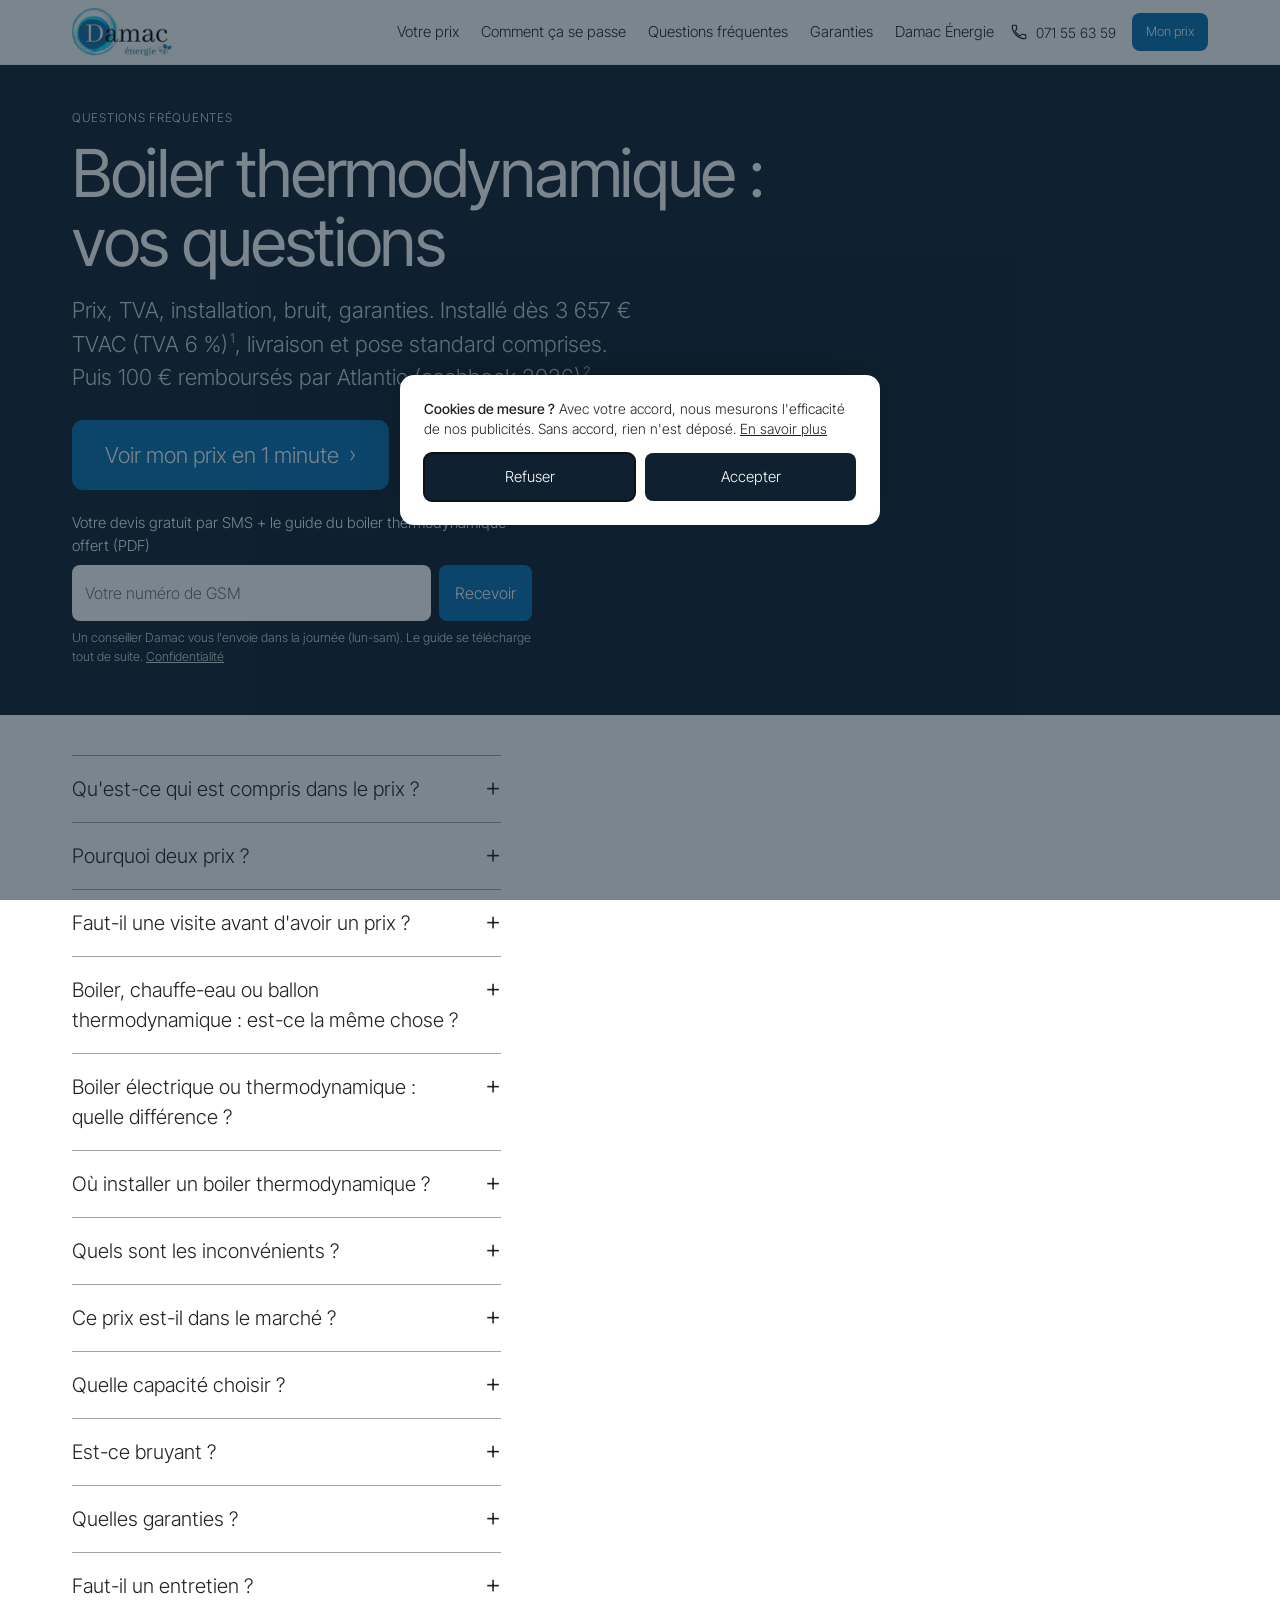
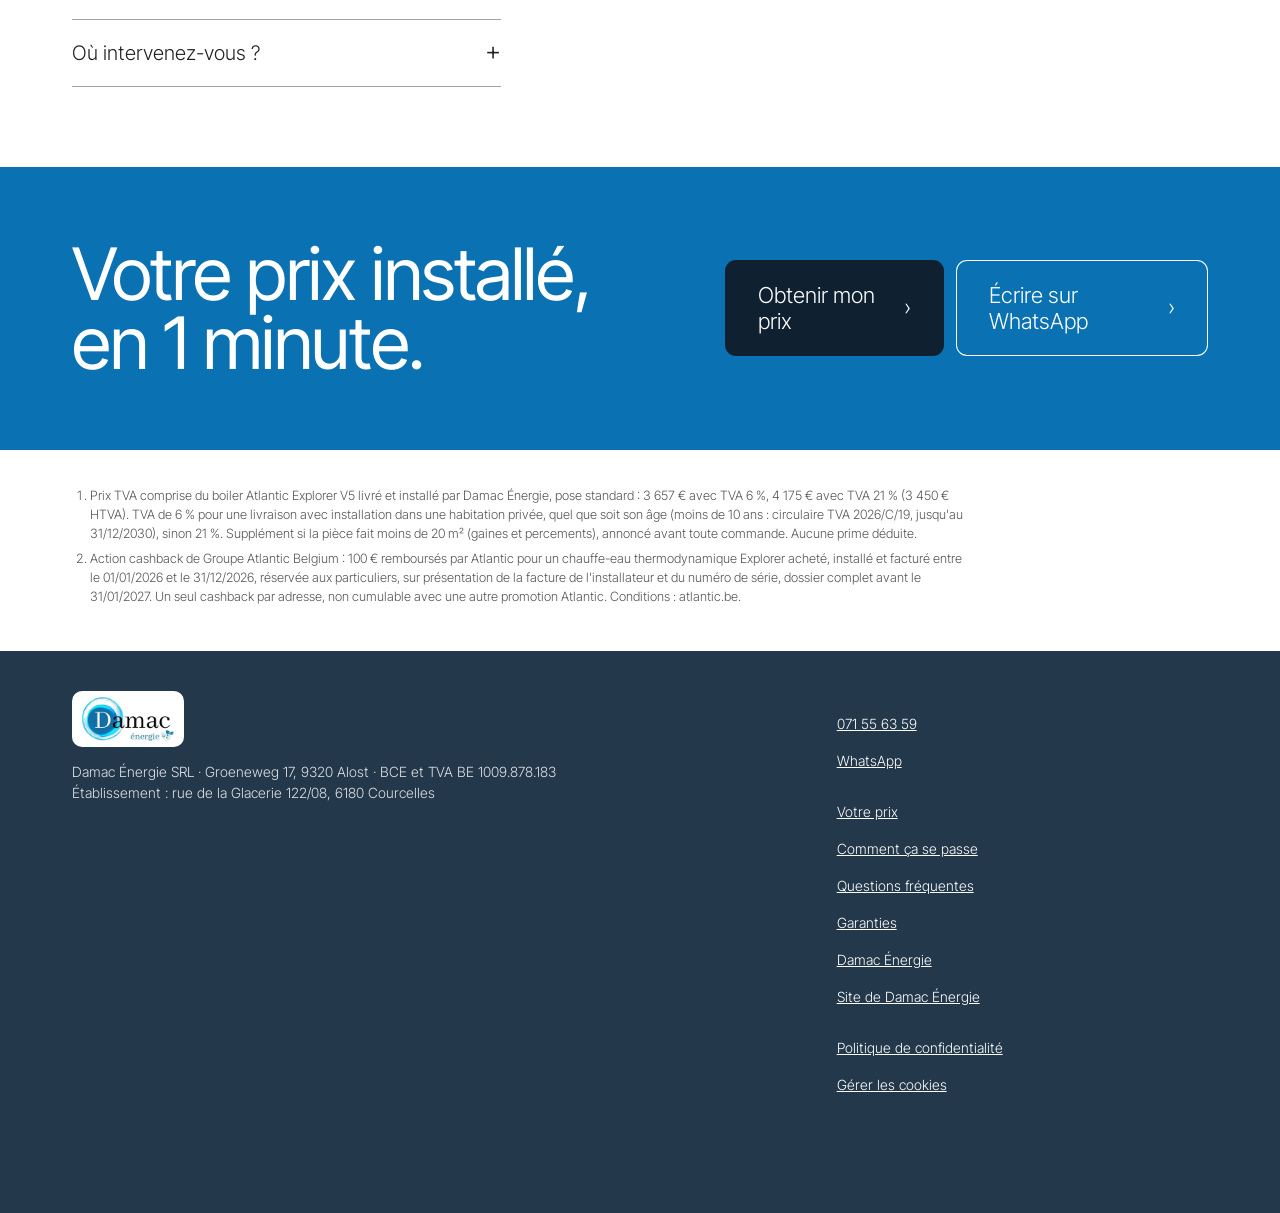
<file: questions.html>
<!DOCTYPE html>
<html lang="fr-BE">
<head>
<meta charset="utf-8">
<meta name="viewport" content="width=device-width, initial-scale=1, viewport-fit=cover">
<title>Boiler thermodynamique : questions fréquentes (prix, TVA, bruit) | Damac</title>
<meta name="description" content="Prix, TVA 6 % ou 21 %, installation, bruit, garanties, entretien : les réponses sur le boiler thermodynamique Atlantic Explorer V5.">
<meta name="robots" content="noindex">
<link rel="canonical" href="https://boiler.damac-energie.be/questions.html">
<meta name="theme-color" content="#0f2130">
<link rel="preconnect" href="https://fonts.googleapis.com">
<link rel="preconnect" href="https://fonts.gstatic.com" crossorigin>
<link rel="preload" as="style" href="https://fonts.googleapis.com/css2?family=Inter+Tight:wght@300;400;500&display=swap" onload="this.onload=null;this.rel='stylesheet'"><noscript><link rel="stylesheet" href="https://fonts.googleapis.com/css2?family=Inter+Tight:wght@300;400;500&display=swap"></noscript>
<link rel="icon" href="favicon.ico" sizes="48x48">
<link rel="icon" type="image/png" sizes="192x192" href="assets/favicon-192.png">
<link rel="apple-touch-icon" href="assets/apple-touch-icon.png">

<!-- Google Consent Mode v2 : refus par défaut, relecture du choix avant le tag -->
<script>
  window.dataLayer = window.dataLayer || [];
  function gtag(){dataLayer.push(arguments);}
  gtag('consent','default',{ad_storage:'denied',ad_user_data:'denied',ad_personalization:'denied',analytics_storage:'denied',wait_for_update:500});
  gtag('set','url_passthrough',true);
  gtag('set','ads_data_redaction',true);
  try{ if(localStorage.getItem('damac_consent')==='granted'){
    gtag('consent','update',{ad_storage:'granted',ad_user_data:'granted',ad_personalization:'granted',analytics_storage:'granted'});
  }}catch(e){}
  gtag('js', new Date());
  gtag('config','AW-18251567891');
  gtag('config','AW-18251567891/JNy1CIPR4owdEJOmg_9D',{'phone_conversion_number':'071 55 63 59'});
</script>
<script async src="https://www.googletagmanager.com/gtag/js?id=AW-18251567891"></script>

<!-- Microsoft Clarity — refus par défaut -->
<script>
  (function(c,l,a,r,i,t,y){c[a]=c[a]||function(){(c[a].q=c[a].q||[]).push(arguments)};
  t=l.createElement(r);t.async=1;t.src="https://www.clarity.ms/tag/"+i;y=l.getElementsByTagName(r)[0];y.parentNode.insertBefore(t,y);
  })(window,document,"clarity","script","xeqaxxv227");
  clarity('consentv2',{ad_Storage:'denied',analytics_Storage:'denied'});
</script>

<style>
/* Landing Damac Énergie — boiler thermodynamique Atlantic Explorer V5
   Langage visuel calqué sur la référence premium (texte léger, grands titres en graisse normale,
   produit mis en scène sur fond sombre, cartes de choix à filet fin, accent orange), code réécrit. */

:root{
  --ink:#222226;          /* texte principal */
  --ink-2:#55565c;        /* texte secondaire */
  --dark:#0f2130;         /* héros, bouton sombre : bleu nuit, accordé au logo Damac */
  --dark-2:#23384a;       /* pied de page, filets forts */
  --line:#a0a2a6;         /* filets discrets */
  --soft:#edeff0;         /* surfaces claires, piste de progression */
  --paper:#ffffff;
  --paper-2:#f6f7f7;
  --accent:#0a72b3;       /* bleu Damac, texte blanc dessus (contraste 5,2:1) */
  --accent-2:#085e94;
  --accent-light:#7fd3f7; /* cyan du logo, texte sur fond sombre */
  --tint:#eaf5fb;         /* fonds clairs bleutés */
  --tint-ink:#0b4f7a;     /* texte sur fond clair bleuté */
  --ok:#1f7a4d;
  --r:8px;
  --wrap:1200px;
  --display:"Inter Tight", "Inter", Arial, sans-serif;
  --text:"Inter Tight", Arial, sans-serif;   /* Aira n'emploie qu'une police de texte : Inter Tight = même largeur à 1 % près */
}

*{box-sizing:border-box}
html{scroll-behavior:smooth;-webkit-text-size-adjust:100%;overflow-x:clip}
body{overflow-x:clip}
body{margin:0;font-family:var(--text);font-weight:300;font-size:16px;line-height:1.5;color:var(--ink);background:var(--paper)}
img{max-width:100%;height:auto;display:block}
a{color:inherit}
h1,h2,h3{font-family:var(--display);font-weight:400;margin:0;letter-spacing:-.02em}
h1{font-size:clamp(42px,calc(24px + 4.91vw),91px);line-height:.96}   /* Aira : 42,4 px -> 91 px */
h2{font-size:clamp(38px,calc(24.2px + 3.76vw),76px);line-height:1.1}   /* Aira : 38,3 px -> 75,6 px */
h3{font-size:20px;line-height:1.25;letter-spacing:-.01em}
p{margin:0 0 12px}
b,strong{font-weight:500}
sup{font-size:.4em;vertical-align:super;line-height:0;margin-left:2px}
sup a{text-decoration:none;opacity:.8;display:inline-block;padding:6px 4px;margin:-6px -2px}
.wrap{max-width:var(--wrap);margin:0 auto;padding:0 20px}
.nowrap{white-space:nowrap}
.sr{position:absolute;width:1px;height:1px;overflow:hidden;clip:rect(0 0 0 0)}
.sous{font-size:clamp(17px,calc(14.9px + .56vw),22.5px);color:var(--ink-2);max-width:560px}
.aide{font-size:13px;color:var(--ink-2);margin:10px 0 0}
.aide--c{text-align:center}
.err{font-size:14px;color:#a32d2d;margin:10px 0 0}
[hidden]{display:none!important}

/* Bandeau d'aperçu (à retirer avant publication) */
.apercu{background:var(--tint);color:var(--tint-ink);font-size:12px;text-align:center;padding:6px 12px}

/* ---------- Boutons ---------- */
.btn{display:inline-flex;align-items:center;justify-content:center;gap:10px;min-height:48px;padding:12px 20px;border-radius:var(--r);border:0;font:inherit;font-weight:300;font-size:16px;text-decoration:none;cursor:pointer;transition:background .15s,transform .1s}
.btn:active{transform:scale(.98)}
.btn--sm{min-height:38px;padding:8px 14px;font-size:13px}
.btn--lg{line-height:1.2;min-height:clamp(56px,calc(50px + 1.6vw),72px);padding:clamp(16px,calc(13.55px + .653vw),22.5px) clamp(24px,calc(20.3px + .98vw),33.7px);font-size:clamp(16px,calc(13.55px + .653vw),22.5px);border-radius:clamp(8px,calc(6.8px + .33vw),11.25px)}   /* Aira : 16 -> 22,5 px, rayon 8 -> 11,2 */
.btn--full{width:100%}
.btn--accent{background:var(--accent);color:#fff}
.btn--accent:hover{background:var(--accent-2)}
.btn--dark{background:var(--dark);color:#fff}
.btn--dark:hover{background:#000}
.btn--line{background:transparent;color:inherit;box-shadow:inset 0 0 0 1px currentColor}
.chev{font-size:22px;line-height:0;margin-top:-2px}
.lien{background:none;border:0;padding:0;font:inherit;color:inherit;text-decoration:underline;cursor:pointer}

/* ---------- En-tête ---------- */
.nav{position:sticky;top:0;z-index:40;background:rgba(255,255,255,.96);backdrop-filter:saturate(1.4) blur(6px);border-bottom:1px solid rgba(0,0,0,.06)}
.nav__in{display:flex;align-items:center;gap:16px;height:64px}
.logo{display:flex;align-items:center;gap:10px;text-decoration:none;margin-right:auto}
.logo__mark{width:34px;height:34px;border-radius:9px;background:var(--dark);color:var(--accent);display:grid;place-items:center;font-family:var(--display);font-weight:500;font-size:18px}
.logo__txt{font-family:var(--display);font-weight:500;font-size:17px;letter-spacing:-.01em;white-space:nowrap}
.logo--clair .logo__mark{background:#fff;color:var(--dark)}
.logo__img{height:48px;width:auto}
.logo__puce{display:inline-block;background:#fff;border-radius:10px;padding:6px 10px}
.logo__puce .logo__img{height:44px}
.nav__tel{display:flex;align-items:center;gap:8px;text-decoration:none;font-size:14px;white-space:nowrap}
.btn--sm{white-space:nowrap}
@media (max-width:459px){.nav__tel span{display:none}.nav__tel{width:40px;height:40px;justify-content:center;border-radius:50%;box-shadow:inset 0 0 0 1px var(--line)}.nav__in{gap:10px}}
.nav__tel svg{width:18px;height:18px;fill:none;stroke:currentColor;stroke-width:1.6}

/* ---------- Héros (fond sombre, produit en objet) ---------- */
.hero{background:var(--dark);color:#fff;position:relative;z-index:2}
.hero__in{display:grid;grid-template-columns:1fr;gap:8px;padding-top:36px}
.hero h1{max-width:none}
.hero h1 sup a{color:#fff}
.hero__lede{font-size:clamp(22px,calc(17px + 1.44vw),39px);line-height:1.1;max-width:24ch;margin:22px 0 28px;font-weight:400;color:rgba(255,255,255,.92)}
.hero__cta{display:flex;flex-direction:column;gap:12px;max-width:420px}
.hero__img{margin:12px 0 0;position:relative;z-index:3;display:flex;justify-content:center}
.hero__img img{width:min(44vw,220px);filter:drop-shadow(0 30px 40px rgba(0,0,0,.45));margin-bottom:-110px}
.hero .btn--dark{background:#fff;color:var(--ink)}
.hero .btn--dark:hover{background:#f1f1f1}

.note-google{display:inline-flex;align-items:center;gap:8px;background:#fff;color:var(--ink);border-radius:var(--r);padding:8px 12px;font-size:14px;margin-top:22px}
.note-google__g{width:20px;height:20px;border-radius:50%;background:conic-gradient(#ea4335 0 25%,#fbbc05 0 50%,#34a853 0 75%,#4285f4 0);color:#fff;font:500 12px/20px var(--text);text-align:center}
.note-google__stars{color:#f5a623;letter-spacing:1px}
.note-google--clair{background:var(--soft)}

/* Étiquette énergie (flèche de classe + échelle) */
.badges{display:flex;flex-wrap:wrap;align-items:center;gap:10px 16px;margin-top:22px}
.badges .note-google{margin:0}
.energie{display:flex;align-items:center;gap:10px;font-size:11px;line-height:1.3;color:rgba(255,255,255,.85)}
.energie__fleche{display:inline-block;background:#007a3d;color:#fff;font:500 15px/28px var(--text);padding:0 16px 0 10px;clip-path:polygon(0 0,82% 0,100% 50%,82% 100%,0 100%)}
.energie--mini{position:static;display:inline-flex;vertical-align:middle}
.energie--mini .energie__fleche{font-size:12px;line-height:22px;padding:0 12px 0 7px}

/* ---------- Pastille et section prime (masquées automatiquement après le 30/09) ---------- */
.pastille{display:inline-flex;align-items:center;gap:8px;background:rgba(127,211,247,.12);color:var(--accent-light);border:1px solid rgba(127,211,247,.45);border-radius:999px;padding:6px 14px;font-size:13px;text-decoration:none;margin-bottom:18px}
.prime{background:var(--tint);padding:64px 0}
.prime__in{display:grid;gap:22px}
.surtitre{font-size:12px;letter-spacing:.06em;text-transform:uppercase;color:var(--tint-ink);margin-bottom:12px}
.prime .sous{margin:0 0 18px}
.coches.coches--nu{margin:0 0 22px;padding:0;border:0}
.prime .coches li{font-size:16px;margin-bottom:10px}
.offre__tva{font-size:13px;color:var(--ink-2);margin:6px 0 0}
.offre__pose{margin:6px 18px 0;padding:12px 14px;background:var(--paper-2);border-radius:8px;font-size:14px}
.offre__pose b{font-weight:400}
.supps{list-style:none;margin:6px 0 0;padding:0;font-size:13px;color:var(--tint-ink)}
.supps li{margin-top:4px}
a.note-google{text-decoration:none;transition:box-shadow .15s}
a.note-google:hover{box-shadow:0 0 0 2px var(--accent)}

/* ---------- 3 preuves ---------- */
.preuves{padding:150px 0 56px;background:var(--paper);position:relative;z-index:1}
.preuves__grid{display:grid;grid-template-columns:1fr;gap:28px}
.preuve{border-top:1px solid var(--line);padding-top:18px}
.preuve__chiffre{font-family:var(--display);font-size:clamp(44px,calc(30px + 3.2vw),76px);line-height:1;letter-spacing:-.02em;margin-bottom:10px}
.preuve p{color:var(--ink-2);max-width:32ch}

/* ---------- Questionnaire ---------- */
.quiz-sec{background:var(--paper-2);padding:64px 0}
.quiz-sec__head{margin-bottom:26px}
.quiz-sec__head .sous{margin-top:14px}
.quiz{background:#fff;border-radius:14px;padding:22px 18px 26px;max-width:640px;box-shadow:0 1px 0 rgba(0,0,0,.04)}
.quiz__top{display:flex;align-items:center;gap:14px;margin-bottom:22px}
.quiz__back{background:none;border:0;font:inherit;font-size:14px;color:var(--ink-2);cursor:pointer;padding:6px 0}
.quiz__bar{flex:1;height:14px;background:var(--soft);border-radius:999px;overflow:hidden}
.quiz__bar span{display:block;height:100%;width:8%;background:var(--accent);border-radius:999px;transition:width .35s ease}
.q{border:0;margin:0;padding:0;display:none;min-width:0}
.q.is-active{display:block;animation:entre .28s ease}
@keyframes entre{from{opacity:0;transform:translateY(8px)}to{opacity:1;transform:none}}
.q legend{font-family:var(--display);font-weight:400;font-size:28px;line-height:1.2;letter-spacing:-.01em;margin-bottom:18px;padding:0}
.opts{display:grid;gap:10px}
.opts--2{grid-template-columns:1fr 1fr}
.opts--3{grid-template-columns:1fr 1fr 1fr}
.opt{display:flex;align-items:center;gap:14px;width:100%;min-height:61px;padding:16px 12px;background:#fff;border:.8px solid var(--dark-2);border-radius:var(--r);font:inherit;font-weight:300;color:var(--ink);text-align:left;cursor:pointer;transition:background .12s,box-shadow .12s}
.opt:hover{background:var(--paper-2)}
.opt:focus-visible{outline:2px solid var(--accent);outline-offset:2px}
.opt.is-choisi{box-shadow:inset 0 0 0 2px var(--ink);background:#fffaf2}
.opt span{display:flex;flex-direction:column;gap:2px;flex:1}
.opt b{font-weight:400}
.opt small{font-size:13px;color:var(--ink-2)}
.opt--c{justify-content:center;text-align:center}
.opt--c span{align-items:center}
.ico{width:26px;height:26px;flex:none;fill:none;stroke:var(--ink);stroke-width:1.3;stroke-linejoin:round;stroke-linecap:round}
.tag{font-style:normal;font-size:12px;padding:4px 8px;border-radius:6px;background:var(--soft);color:var(--ink-2);white-space:nowrap}
.tag--ok{background:#e4f3ea;color:var(--ok)}
.champ-cp{display:flex;gap:10px;flex-wrap:wrap}
.champ-cp input{flex:1;min-width:140px}
input:not([type=checkbox]){height:56px;padding:0 16px;border:.8px solid var(--dark-2);border-radius:var(--r);font:inherit;font-size:18px;font-weight:300;color:var(--ink);background:#fff;width:100%}
input:focus{outline:2px solid var(--accent);outline-offset:1px}
.champs{display:grid;gap:14px;margin-bottom:16px}
.champs label{display:flex;flex-direction:column;gap:6px;font-size:14px;color:var(--ink-2);min-width:0}
.facult{color:var(--ink-2)}
.case{flex-direction:row!important;align-items:flex-start;gap:10px!important;font-size:13px!important}
.case input{margin-top:2px;width:18px;height:18px;flex:none;accent-color:var(--ink)}
.hp{position:absolute;left:-9999px;width:1px;height:1px}

/* Carte prix (résultat) */
.offre{border:.8px solid var(--dark-2);border-radius:12px;overflow:hidden}
.offre__badge{display:block;background:var(--ink);color:#fff;text-align:center;font-size:13px;letter-spacing:.04em;padding:8px}
.offre__corps{display:grid;grid-template-columns:1fr;gap:10px;padding:18px 18px 6px}
.offre__corps img{display:none}
.offre h3{font-size:17px;margin-bottom:6px}
.offre__prix{font-family:var(--display);font-size:clamp(34px,10vw,44px);line-height:1.05;letter-spacing:-.02em;white-space:nowrap}
.offre__prix small{font-size:16px;color:var(--ink-2)}
.offre__htva{font-size:13px;color:var(--ink-2);margin-top:6px;display:flex;align-items:center;gap:8px;flex-wrap:wrap}
.offre__supp{font-size:13px;background:var(--tint);border-radius:6px;padding:8px 10px;margin:10px 0 0}
.coches{list-style:none;margin:10px 18px 18px;padding:14px 0 0;border-top:1px solid var(--soft)}
.coches li{position:relative;padding-left:26px;margin-bottom:8px;font-size:15px}
.coches li::before{content:"";position:absolute;left:2px;top:6px;width:12px;height:7px;border-left:1.6px solid var(--ok);border-bottom:1.6px solid var(--ok);transform:rotate(-45deg)}
.offre .btn--full{width:calc(100% - 36px);margin:0 18px;padding-left:14px;padding-right:14px}
.offre .btn--full{white-space:normal;text-align:center}
.offre .aide{padding:0 18px 18px}

/* ---------- Étapes ---------- */
.etapes-sec{padding:80px 0}
.etapes{list-style:none;margin:36px 0 0;padding:0;display:grid;gap:28px}
.etapes li{border-top:1px solid var(--line);padding-top:18px}
.etapes__n{display:inline-grid;place-items:center;width:32px;height:32px;border-radius:50%;background:var(--accent);color:#fff;font:500 15px/1 var(--display);margin-bottom:14px}
.etapes h3{margin-bottom:8px}
.etapes p{color:var(--ink-2);max-width:36ch}

/* ---------- Produit en situation ---------- */
.situ{padding:0 0 80px}
.situ__in{display:grid;gap:28px}
.situ__img img{border-radius:14px;width:100%}
.situ__txt p{font-size:18px;color:var(--ink-2);margin:18px 0}
.liste{list-style:none;padding:0;margin:0}
.liste li{border-top:1px solid var(--soft);padding:12px 0;font-size:16px}

/* ---------- Caractéristiques ---------- */
.carac{background:var(--dark);color:#fff;padding:80px 0;overflow:hidden}
.carac .sous{color:rgba(255,255,255,.7);margin-top:12px}
.carac__in{display:grid;gap:28px}
.specs{margin:0;display:grid;grid-template-columns:1fr;border-top:1px solid rgba(255,255,255,.18)}
.specs div{display:flex;justify-content:space-between;gap:16px;padding:14px 0;border-bottom:1px solid rgba(255,255,255,.18)}
.specs dt{color:rgba(255,255,255,.7)}
.specs dd{margin:0;font-weight:400;text-align:right}
.carac__coupe{margin:0;display:flex;justify-content:center}
.carac__coupe img{width:min(55vw,260px)}

/* ---------- Avis ---------- */
.avis{padding:80px 0}
.avis__head{display:flex;flex-direction:column;gap:18px;margin-bottom:30px}
.avis__head .note-google{margin:0;align-self:flex-start}
.avis__grid{display:grid;gap:14px}
.avi{margin:0;background:var(--paper-2);border-radius:12px;padding:22px}
.avi__stars{color:#f5a623;letter-spacing:2px;margin-bottom:10px}
.avi p{font-family:var(--display);font-size:21px;line-height:1.3;letter-spacing:-.01em}
.avi footer{font-size:13px;color:var(--ink-2)}

/* ---------- FAQ ---------- */
.faq{padding:40px 0 80px}
.faq__in{display:grid;gap:26px}
.faq__list details{border-top:1px solid var(--line);padding:18px 0}
.faq__list details:last-child{border-bottom:1px solid var(--line)}
.faq__list summary{font-family:var(--display);font-size:20px;cursor:pointer;list-style:none;display:flex;justify-content:space-between;gap:16px}
.faq__list summary::-webkit-details-marker{display:none}
.faq__list summary::after{content:"+";font-weight:300;font-size:26px;line-height:1}
.faq__list details[open] summary::after{content:"−"}
.faq__list p{color:var(--ink-2);margin:12px 0 0;max-width:62ch}

/* ---------- Dernier appel ---------- */
.exc{background:var(--dark);color:#fff;padding:56px 0}
.exc__in{display:grid;gap:18px}
.exc .surtitre{color:var(--accent-light)}
.exc h2{color:#fff;margin:0}
.exc .sous{color:rgba(255,255,255,.88);margin:0 0 14px}
.exc sup a{color:rgba(255,255,255,.88)}
.exc__chiffre{font-family:var(--display);font-weight:400;font-size:clamp(64px,calc(30px + 6vw),91px);line-height:1;letter-spacing:-.03em;margin:26px 0 8px;color:#fff}
.exc__legende{font-size:14px;color:rgba(255,255,255,.75);margin:0}
.exc__cta{display:flex;flex-direction:column;gap:12px;max-width:420px}
.exc .btn--dark{background:#fff;color:var(--ink)}
.exc .btn--dark:hover{background:#f1f1f1}
.exc__prime{background:rgba(127,211,247,.10);border:1px solid rgba(127,211,247,.4);border-radius:10px;padding:12px 14px;font-size:14px;margin:0 0 20px;color:#fff}
.offre__promo{display:inline-block;background:var(--tint);color:var(--tint-ink);border-radius:6px;padding:4px 10px;font-size:13px;font-weight:500;margin:6px 0 4px}
.final .surtitre{color:#d4effc}
.final{background:var(--accent);color:#fff;padding:72px 0}
.final__in{display:grid;gap:26px}
.final .btn--accent{background:var(--dark);color:#fff}
.final .btn--accent:hover{background:#000}

/* ---------- Notes ---------- */
.notes{padding:36px 0 44px}
.notes ol{margin:0;padding-left:18px;font-size:12.8px;color:var(--ink-2);display:grid;gap:6px;max-width:900px}

/* ---------- Pied ---------- */
.pied{background:var(--dark-2);color:rgba(255,255,255,.85);padding:40px 0 110px;font-size:14px}
.pied__in{display:grid;gap:22px}
.pied p{margin:14px 0 0}
.pied a,.pied .lien{color:#fff;display:inline-block;padding:8px 0}

/* ---------- Barre mobile + cookies ---------- */
.barre{position:fixed;left:0;right:0;bottom:0;z-index:50;display:grid;grid-template-columns:1fr 1fr;gap:10px;padding:10px 14px calc(10px + env(safe-area-inset-bottom));background:rgba(255,255,255,.97);border-top:1px solid rgba(0,0,0,.08);transform:translateY(110%);transition:transform .25s}
.barre.is-on{transform:none}
/* 04/10/2026 : fenêtre à choix, plus une barre (leçon Presto 12/09 : barre discrète = 27 % des contacts comptés, fenêtre = 90 %) ;
   deux boutons strictement identiques, aucun préféré (APD / EDPB) */
.cookie{position:fixed;inset:0;z-index:70;display:flex;align-items:flex-end;justify-content:center;background:rgba(15,33,48,.55)}
.cookie__boite{width:100%;max-width:480px;background:#fff;color:var(--ink);border-radius:16px 16px 0 0;padding:20px 16px calc(16px + env(safe-area-inset-bottom));box-shadow:0 -10px 40px rgba(0,0,0,.2);font-size:14px;line-height:1.45}
.cookie p{margin:0 0 14px}
.cookie__btns{display:grid;grid-template-columns:1fr 1fr;gap:10px}
.cookie .btn{width:100%;min-height:48px;padding:8px 12px;font-size:15px}

/* ---------- Tablette et bureau ---------- */
@media (min-width:760px){
  h2{line-height:.96}
  .wrap{padding:0 32px}
  .hero__cta{flex-direction:row;max-width:none}
  .preuves__grid{grid-template-columns:repeat(3,1fr);gap:36px}
  .quiz{padding:30px 32px 34px}
  .offre__corps{grid-template-columns:64px 1fr;gap:16px;align-items:center}
  .offre__corps img{display:block;width:64px}
  .etapes{grid-template-columns:repeat(3,1fr);gap:36px}
  .avis__grid{grid-template-columns:repeat(3,1fr)}
  .avis__head{flex-direction:row;justify-content:space-between;align-items:flex-end}
  .pied__in{grid-template-columns:2fr 1fr}
  .barre{display:none}
  .cookie{align-items:center}
  .cookie__boite{border-radius:14px;padding:24px}
}
@media (min-width:1024px){
  .hero__in{grid-template-columns:1.15fr .85fr;align-items:center;padding-top:64px;padding-bottom:0}
  .hero__txt{padding-bottom:90px}
  .hero__img img{width:270px;margin-bottom:-60px}
  .hero h1{max-width:13ch}
  .preuves{padding-top:120px}
  .prime__in{grid-template-columns:1fr 1fr;gap:64px;align-items:start}
  .quiz-sec .wrap{display:grid;grid-template-columns:.9fr 1.1fr;gap:56px;align-items:start}
  .quiz-sec__head{position:sticky;top:100px}
  .situ__in{grid-template-columns:1.1fr .9fr;align-items:center;gap:64px}
  .carac__in{grid-template-columns:1fr 1.1fr .6fr;align-items:center;gap:48px}
  .faq__in{grid-template-columns:.8fr 1.2fr;gap:64px}
  .final__in{grid-template-columns:1.3fr 1fr;align-items:center}
  .exc__in{grid-template-columns:1fr 1fr;gap:64px;align-items:start}
  .final .hero__cta{justify-content:flex-end}
}
@media (prefers-reduced-motion:reduce){*{animation:none!important;transition:none!important;scroll-behavior:auto!important}}
.toast{position:fixed;left:50%;bottom:24px;transform:translateX(-50%);z-index:60;background:var(--dark);color:#fff;padding:14px 20px;border-radius:10px;box-shadow:0 12px 40px rgba(0,0,0,.25);font-size:17px;max-width:calc(100% - 32px)}
.toast b{font-weight:500;white-space:nowrap}
.hero__tva{font-size:15px;color:rgba(255,255,255,.8);margin:14px 0 0}

/* 02/10/2026 — contrôle petits téléphones (leçon Azdine : bouton WhatsApp invisible sur petit écran)
   · barre du bas : 3 actions (prix, WhatsApp, appel) au lieu de 2 ; WhatsApp n'était qu'en bas de page
   · 320-359 px : le titre débordait de 18 px (« thermodynamique » et « TVAC » coupés) */
.barre{grid-template-columns:1fr 1fr 1fr;gap:8px;padding-left:10px;padding-right:10px}
.barre .btn{padding-left:6px;padding-right:6px;white-space:nowrap;justify-content:center}
@media (max-width:359px){h1{font-size:34px}h2{font-size:31px}.hero__txt{min-width:0}.faq__in{grid-template-columns:minmax(0,1fr)}.barre .btn{font-size:14px}}

/* 03/10/2026 — navigation (Google pénalise les pages « piège » sans navigation, FONDAMENTAUX §9.6) + synonymes */
.nav__liens{display:none;gap:22px;margin-left:auto;font-size:15px}
.nav__liens a{color:var(--ink);text-decoration:none}
.nav__liens a:hover{text-decoration:underline}
@media (min-width:1000px){.nav__liens{display:flex}.nav__liens + .nav__tel{margin-left:0}}
.hero__syn{font-size:15px;opacity:.8;margin-top:10px;max-width:46ch}

/* ---------- Sous-pages (cibles des liens annexes, 04/10/2026) ---------- */
.ptete{background:var(--dark);color:#fff;padding:44px 0 48px}
.ptete h1{font-size:clamp(34px,calc(20px + 3.6vw),68px);line-height:1.04;max-width:20ch}
.ptete .sous{color:rgba(255,255,255,.8);margin:18px 0 26px}
.ptete .surtitre{color:#d4effc}
.ptete sup{font-size:.6em}
.bloc{padding:56px 0}
.bloc h2{font-size:clamp(30px,calc(20px + 2.6vw),52px);margin-bottom:16px}
.bloc p{max-width:62ch;color:var(--ink-2)}
.bloc .coches{margin:10px 0 0;padding:0;border:0}
.bloc .coches li{font-size:16px}
.bloc--clair{background:var(--paper-2)}
.bloc__h2b{margin-top:40px}
@media (max-width:359px){.ptete h1{font-size:30px}}

/* ---------- Capture rapide « offre par SMS » (07/10/2026 : 85 % partaient sans toucher au quiz) ---------- */
.rapide{margin:22px 0 0;max-width:460px}
.rapide__t{margin:0 0 8px;font-size:15px;color:inherit}
.rapide__champ{display:flex;gap:8px}
.rapide__champ input{flex:1;min-width:0;min-height:48px;padding:10px 12px;border-radius:var(--r);border:1px solid rgba(255,255,255,.35);background:#fff;color:var(--ink);font:inherit;font-size:16px}
.rapide__champ .btn{flex:0 0 auto;min-height:48px;padding:10px 16px}
.rapide__aide{font-size:12.5px;margin:8px 0 0;opacity:.85}
.rapide__aide a{color:inherit}
.hero .rapide .err,.ptete .rapide .err{color:#ffc2c2}
.rapide--clair{margin:4px 18px 14px;padding:14px;background:var(--tint);border-radius:10px;max-width:none}
.rapide--clair .rapide__t{font-size:16px}
.rapide--clair .rapide__champ input{border-color:var(--line)}
.offre__ferme{font-size:14px;color:var(--ok);margin:6px 0 0}
.lien--c{display:block;margin:4px auto 18px;font-size:14px;color:var(--ink-2)}

/* ---------- Cashback Atlantic 2026 (08/10/2026) ---------- */
.hero__cashback{margin:8px 0 0;font-size:15px;color:#bfe6fb}
.hero__cashback sup a,.offre__cashback sup a{color:inherit}
.offre__cashback{margin:6px 0 0;font-size:14px;color:var(--ok)}

</style>
</head>
<body data-page="questions">
<!-- Cookies : fenêtre à choix, deux boutons identiques (04/10/2026) -->
<div class="cookie" id="cookie" role="dialog" aria-modal="true" aria-labelledby="cookie-t">
  <div class="cookie__boite">
    <p id="cookie-t"><b>Cookies de mesure&nbsp;?</b> Avec votre accord, nous mesurons l'efficacité de nos publicités. Sans accord, rien n'est déposé. <a href="politique-confidentialite.html">En savoir plus</a></p>
    <div class="cookie__btns">
      <button type="button" class="btn btn--dark" id="cookie-no">Refuser</button>
      <button type="button" class="btn btn--dark" id="cookie-ok">Accepter</button>
    </div>
  </div>
</div>
<script>try{if(localStorage.getItem("damac_consent"))document.getElementById("cookie").hidden=true}catch(e){}</script>

<header class="nav">
  <div class="wrap nav__in">
    <a class="logo" href="/" aria-label="Damac Énergie, boiler thermodynamique : accueil">
      <img class="logo__img" src="assets/damac-logo.webp" alt="Damac Énergie" width="250" height="120">
    </a>
    <nav class="nav__liens" aria-label="Navigation">
      <a href="/#prix">Votre prix</a><a href="/installation.html">Comment ça se passe</a><a href="/questions.html">Questions fréquentes</a><a href="/garantie.html">Garanties</a><a href="/damac.html">Damac Énergie</a>
    </nav>
    <a class="nav__tel" href="tel:+3271556359" aria-label="Appeler le 071 55 63 59"><svg viewBox="0 0 24 24" aria-hidden="true"><path d="M6.6 10.8a15.1 15.1 0 0 0 6.6 6.6l2.2-2.2c.3-.3.7-.4 1-.2 1.1.4 2.3.6 3.6.6.6 0 1 .4 1 1V20c0 .6-.4 1-1 1A17 17 0 0 1 3 4c0-.6.4-1 1-1h3.5c.6 0 1 .4 1 1 0 1.3.2 2.5.6 3.6.1.3 0 .7-.2 1l-2.3 2.2z"/></svg><span>071 55 63 59</span></a>
    <a class="btn btn--accent btn--sm btn-prix" href="/#prix">Mon prix</a>
  </div>
</header>

<main>
<section class="ptete">
  <div class="wrap">
    <p class="surtitre">Questions fréquentes</p>
    <h1>Boiler thermodynamique&nbsp;: vos questions</h1>
    <p class="sous">Prix, TVA, installation, bruit, garanties. Installé dès 3&nbsp;657&nbsp;€ TVAC (TVA 6&nbsp;%)<sup>1</sup>, livraison et pose standard comprises. Puis 100&nbsp;€ remboursés par Atlantic (cashback 2026)<sup>2</sup>.</p>
    <div class="hero__cta">
      <a class="btn btn--accent btn--lg btn-prix" href="/#prix">Voir mon prix en 1 minute <span class="chev" aria-hidden="true">›</span></a>
      <a class="btn btn--line btn--lg" href="tel:+3271556359">Appeler le 071 55 63 59 <span class="chev" aria-hidden="true">›</span></a>
    </div>
    <form class="rapide" novalidate>
      <p class="rapide__t">Votre devis gratuit par SMS + le guide du boiler thermodynamique offert (PDF)</p>
      <div class="rapide__champ">
        <input type="tel" name="tel_rapide" inputmode="tel" autocomplete="tel" placeholder="Votre numéro de GSM" aria-label="Votre numéro de téléphone">
        <button type="submit" class="btn btn--accent">Recevoir</button>
      </div>
      <p class="rapide__aide">Un conseiller Damac vous l'envoie dans la journée (lun-sam). Le guide se télécharge tout de suite. <a href="politique-confidentialite.html">Confidentialité</a></p>
      <p class="err" role="alert" hidden></p>
    </form>
  </div>
</section>

<section class="faq">
  <div class="wrap faq__in">
    <h2 class="sr">Questions et réponses</h2>
    <div class="faq__list">
      <details><summary>Qu'est-ce qui est compris dans le prix&nbsp;?</summary><p>La livraison et l'installation standard sont comprises. Si votre pièce fait moins de 20&nbsp;m², il faut des gaines vers l'extérieur et des percements (carottages)&nbsp;: c'est un supplément, que nous vous annonçons avant toute commande.</p></details>
      <details><summary>Pourquoi deux prix&nbsp;?</summary><p>Parce que la TVA dépend de votre logement&nbsp;: 6&nbsp;% quand l'appareil est livré et installé dans une habitation privée (depuis 2026, aussi dans les habitations de moins de 10&nbsp;ans), 21&nbsp;% dans les autres cas. Soit 3&nbsp;657&nbsp;€ ou 4&nbsp;175&nbsp;€ TVA comprise, pour 3&nbsp;450&nbsp;€ HTVA.</p></details>
      <details><summary>Faut-il une visite avant d'avoir un prix&nbsp;?</summary><p>Non. Votre prix installé s'affiche dès la fin du questionnaire. Un conseiller le confirme avec vous, par SMS ou au téléphone, avant toute commande.</p></details>
      <details><summary>Boiler, chauffe-eau ou ballon thermodynamique&nbsp;: est-ce la même chose&nbsp;?</summary><p>Oui. En Belgique on dit «&nbsp;boiler&nbsp;», en France «&nbsp;chauffe-eau&nbsp;» ou «&nbsp;ballon&nbsp;». Un chauffe-eau thermodynamique est un chauffe-eau pompe à chaleur&nbsp;: il prend la chaleur de l'air pour chauffer l'eau sanitaire. L'Atlantic Explorer V5 en est un.</p></details>
      <details><summary>Boiler électrique ou thermodynamique&nbsp;: quelle différence&nbsp;?</summary><p>Un boiler électrique chauffe l'eau avec une résistance&nbsp;: 1&nbsp;kWh d'électricité donne 1&nbsp;kWh de chaleur. Le boiler thermodynamique prend l'essentiel de la chaleur dans l'air&nbsp;: selon le fabricant, il produit de 3,12 à 3,91&nbsp;kWh de chaleur par kWh d'électricité en conditions d'essai (norme EN&nbsp;16147). Pour la même eau chaude, il consomme donc de 3 à près de 4 fois moins d'électricité. Votre consommation réelle dépend de votre usage et de la température de l'air.</p></details>
      <details><summary>Où installer un boiler thermodynamique&nbsp;?</summary><p>Dans une cave, un garage, une buanderie ou une autre pièce non chauffée, qui reste au-dessus de 5&nbsp;°C. Dans une pièce de plus de 20&nbsp;m², notre installateur le pose sur l'air de la pièce. Dans une pièce plus petite, il le raccorde à l'extérieur par des gaines, avec des percements. Le conseiller vérifie l'emplacement avec vous.</p></details>
      <details><summary>Quels sont les inconvénients&nbsp;?</summary><p>Il coûte plus cher à l'achat qu'un boiler électrique. Il lui faut de la place et assez d'air, ou des gaines vers l'extérieur. Sur l'air de la pièce, il la rafraîchit un peu pendant qu'il fonctionne. Et on entend son ventilateur&nbsp;: 47&nbsp;dB(A) selon le fabricant, d'où une pose conseillée en cave, garage ou buanderie.</p></details>
      <details><summary>Ce prix est-il dans le marché&nbsp;?</summary><p>Le fabricant Atlantic estime un chauffe-eau thermodynamique installé à environ 3 500&nbsp;€ hors TVA, selon le modèle et la capacité. Chez Damac Énergie, l'Explorer V5 est livré et posé pour 3&nbsp;450&nbsp;€ hors TVA (pose standard), et Atlantic vous rembourse ensuite 100&nbsp;€ avec son action cashback 2026<sup>2</sup>.</p></details>
      <details><summary>Quelle capacité choisir&nbsp;?</summary><p>L'Explorer V5 existe en plusieurs capacités. Nous vous conseillons celle qui correspond à votre foyer.</p></details>
      <details><summary>Est-ce bruyant&nbsp;?</summary><p>La puissance acoustique mesurée par le fabricant est de 47&nbsp;dB(A). Il est conçu pour être installé dans une cave, un garage ou une buanderie.</p></details>
      <details><summary>Quelles garanties&nbsp;?</summary><p>Le fabricant Atlantic garantit la cuve et les pièces 5&nbsp;ans, et la pompe à chaleur 5&nbsp;ans.</p></details>
      <details><summary>Faut-il un entretien&nbsp;?</summary><p>Un entretien périodique est recommandé pour garder les performances. Nous vous en précisons les modalités lors de l'installation.</p></details>
      <details><summary>Où intervenez-vous&nbsp;?</summary><p>En Wallonie et à Bruxelles. Indiquez votre code postal dans le questionnaire&nbsp;: nous vérifions avec vous si votre commune est couverte.</p></details>
    </div>
  </div>
</section>

<section class="final">
  <div class="wrap final__in">
    <div><h2>Votre prix installé,<br>en 1&nbsp;minute.</h2></div>
    <div class="hero__cta">
      <a class="btn btn--accent btn--lg btn-prix" href="/#prix">Obtenir mon prix <span class="chev" aria-hidden="true">›</span></a>
      <a class="btn btn--line btn--lg" href="https://wa.me/32484786154?text=Bonjour%2C%20je%20souhaite%20un%20prix%20pour%20le%20boiler%20thermodynamique%20Atlantic%20Explorer%20V5.">Écrire sur WhatsApp <span class="chev" aria-hidden="true">›</span></a>
    </div>
  </div>
</section>

<section class="notes">
  <div class="wrap">
    <ol>
      <li>Prix TVA comprise du boiler Atlantic Explorer V5 livré et installé par Damac Énergie, pose standard&nbsp;: 3&nbsp;657&nbsp;€ avec TVA 6&nbsp;%, 4&nbsp;175&nbsp;€ avec TVA 21&nbsp;% (3&nbsp;450&nbsp;€ HTVA). TVA de 6&nbsp;% pour une livraison avec installation dans une habitation privée, quel que soit son âge (moins de 10&nbsp;ans&nbsp;: circulaire TVA 2026/C/19, jusqu'au 31/12/2030), sinon 21&nbsp;%. Supplément si la pièce fait moins de 20&nbsp;m² (gaines et percements), annoncé avant toute commande. Aucune prime déduite.</li>
      <li>Action cashback de Groupe Atlantic Belgium&nbsp;: 100&nbsp;€ remboursés par Atlantic pour un chauffe-eau thermodynamique Explorer acheté, installé et facturé entre le 01/01/2026 et le 31/12/2026, réservée aux particuliers, sur présentation de la facture de l'installateur et du numéro de série, dossier complet avant le 31/01/2027. Un seul cashback par adresse, non cumulable avec une autre promotion Atlantic. Conditions&nbsp;: atlantic.be.</li>
    </ol>
  </div>
</section>

</main>

<footer class="pied">
  <div class="wrap pied__in">
    <div>
      <div class="logo logo--clair"><span class="logo__puce"><img class="logo__img" src="assets/damac-logo.webp" alt="Damac Énergie" width="250" height="120"></span></div>
      <p>Damac Énergie SRL · Groeneweg 17, 9320 Alost · BCE et TVA BE 1009.878.183<br>Établissement&nbsp;: rue de la Glacerie 122/08, 6180 Courcelles</p>
    </div>
    <div>
      <p><a href="tel:+3271556359">071 55 63 59</a><br><a href="https://wa.me/32484786154">WhatsApp</a></p>
      <p><a href="/#prix">Votre prix</a><br><a href="/installation.html">Comment ça se passe</a><br><a href="/questions.html">Questions fréquentes</a><br><a href="/garantie.html">Garanties</a><br><a href="/damac.html">Damac Énergie</a><br><a href="https://www.damac-energie.be/">Site de Damac Énergie</a></p>
      <p><a href="politique-confidentialite.html">Politique de confidentialité</a><br><button type="button" class="lien" id="cookie-reouvrir">Gérer les cookies</button></p>
    </div>
  </div>
</footer>

<div class="barre is-on" id="barre">
  <a class="btn btn--accent btn-prix" href="/#prix">Mon prix</a>
  <a class="btn btn--line" href="https://wa.me/32484786154?text=Bonjour%2C%20je%20souhaite%20un%20prix%20pour%20le%20boiler%20thermodynamique%20Atlantic%20Explorer%20V5.">WhatsApp</a>
  <a class="btn btn--dark" href="tel:+3271556359">Appeler</a>
</div>

<script src="assets/pages.js?v=5" defer></script>
</body>
</html>
</file>
